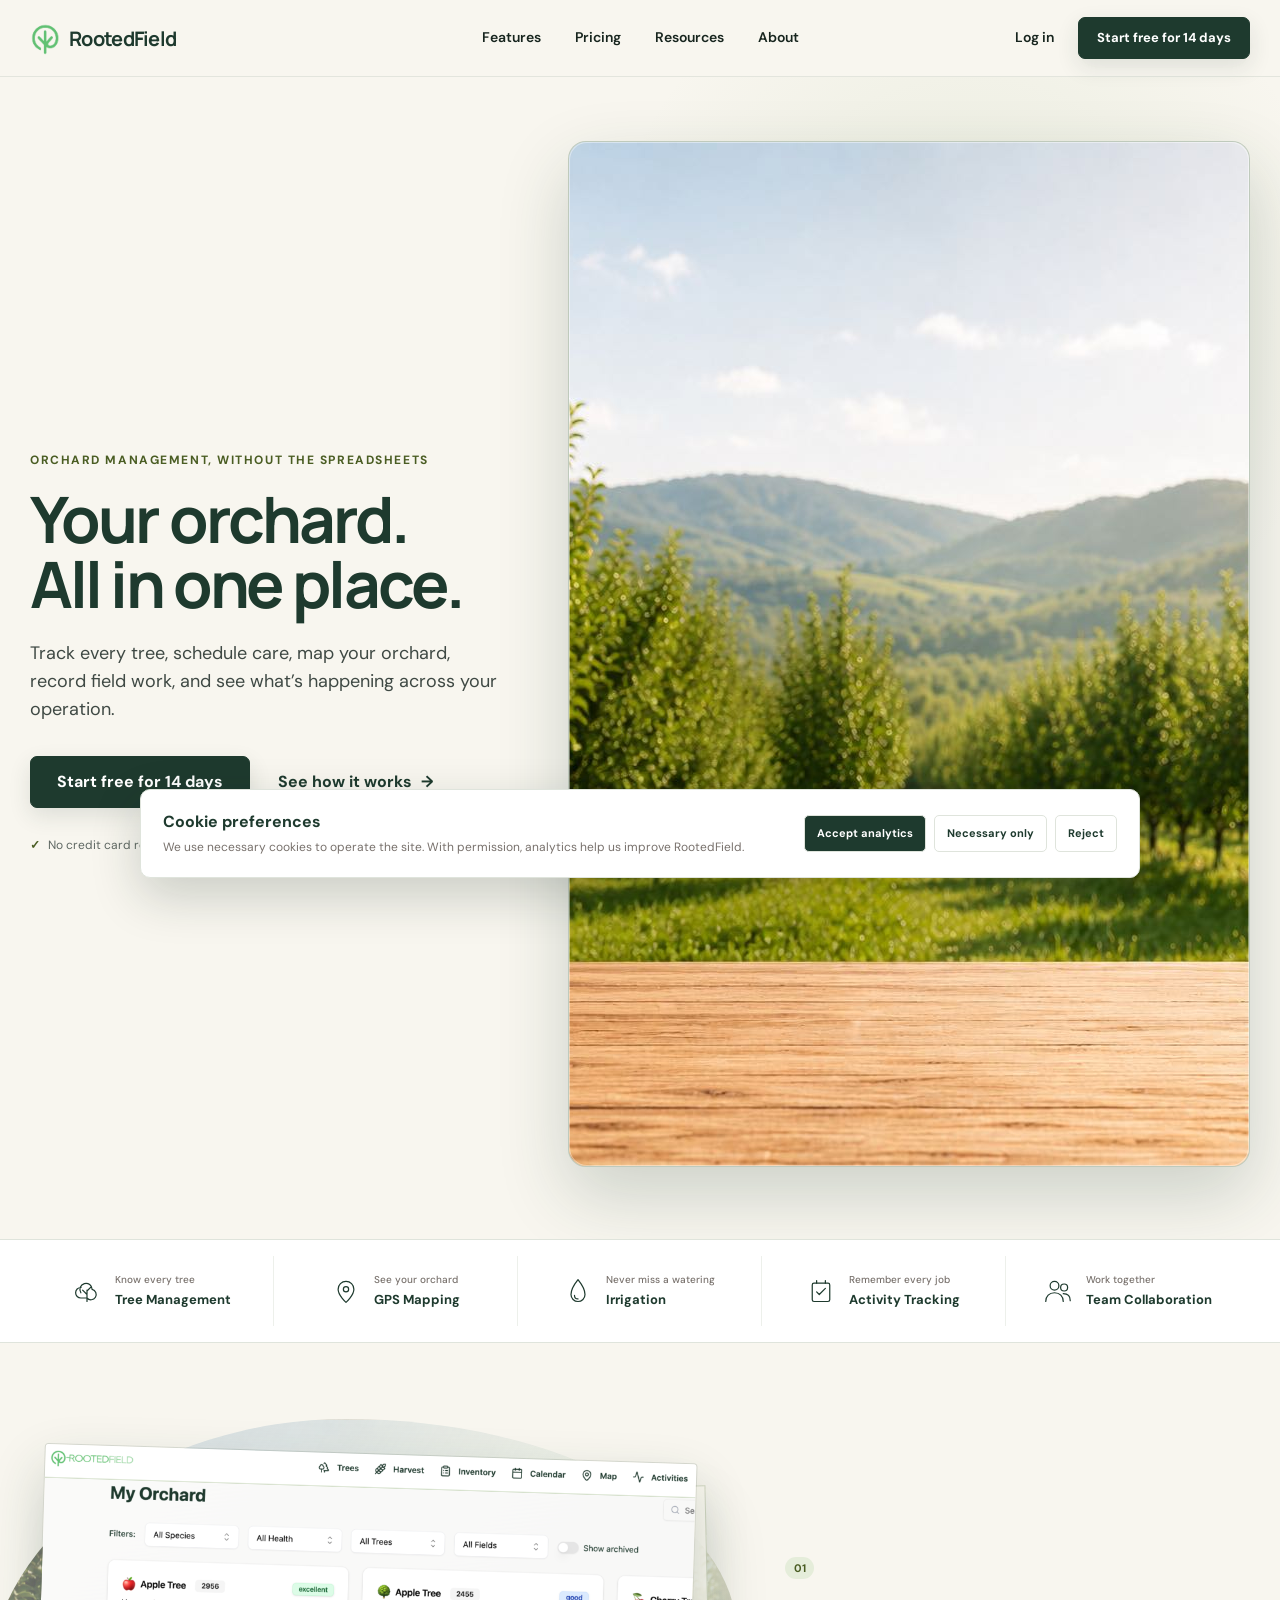
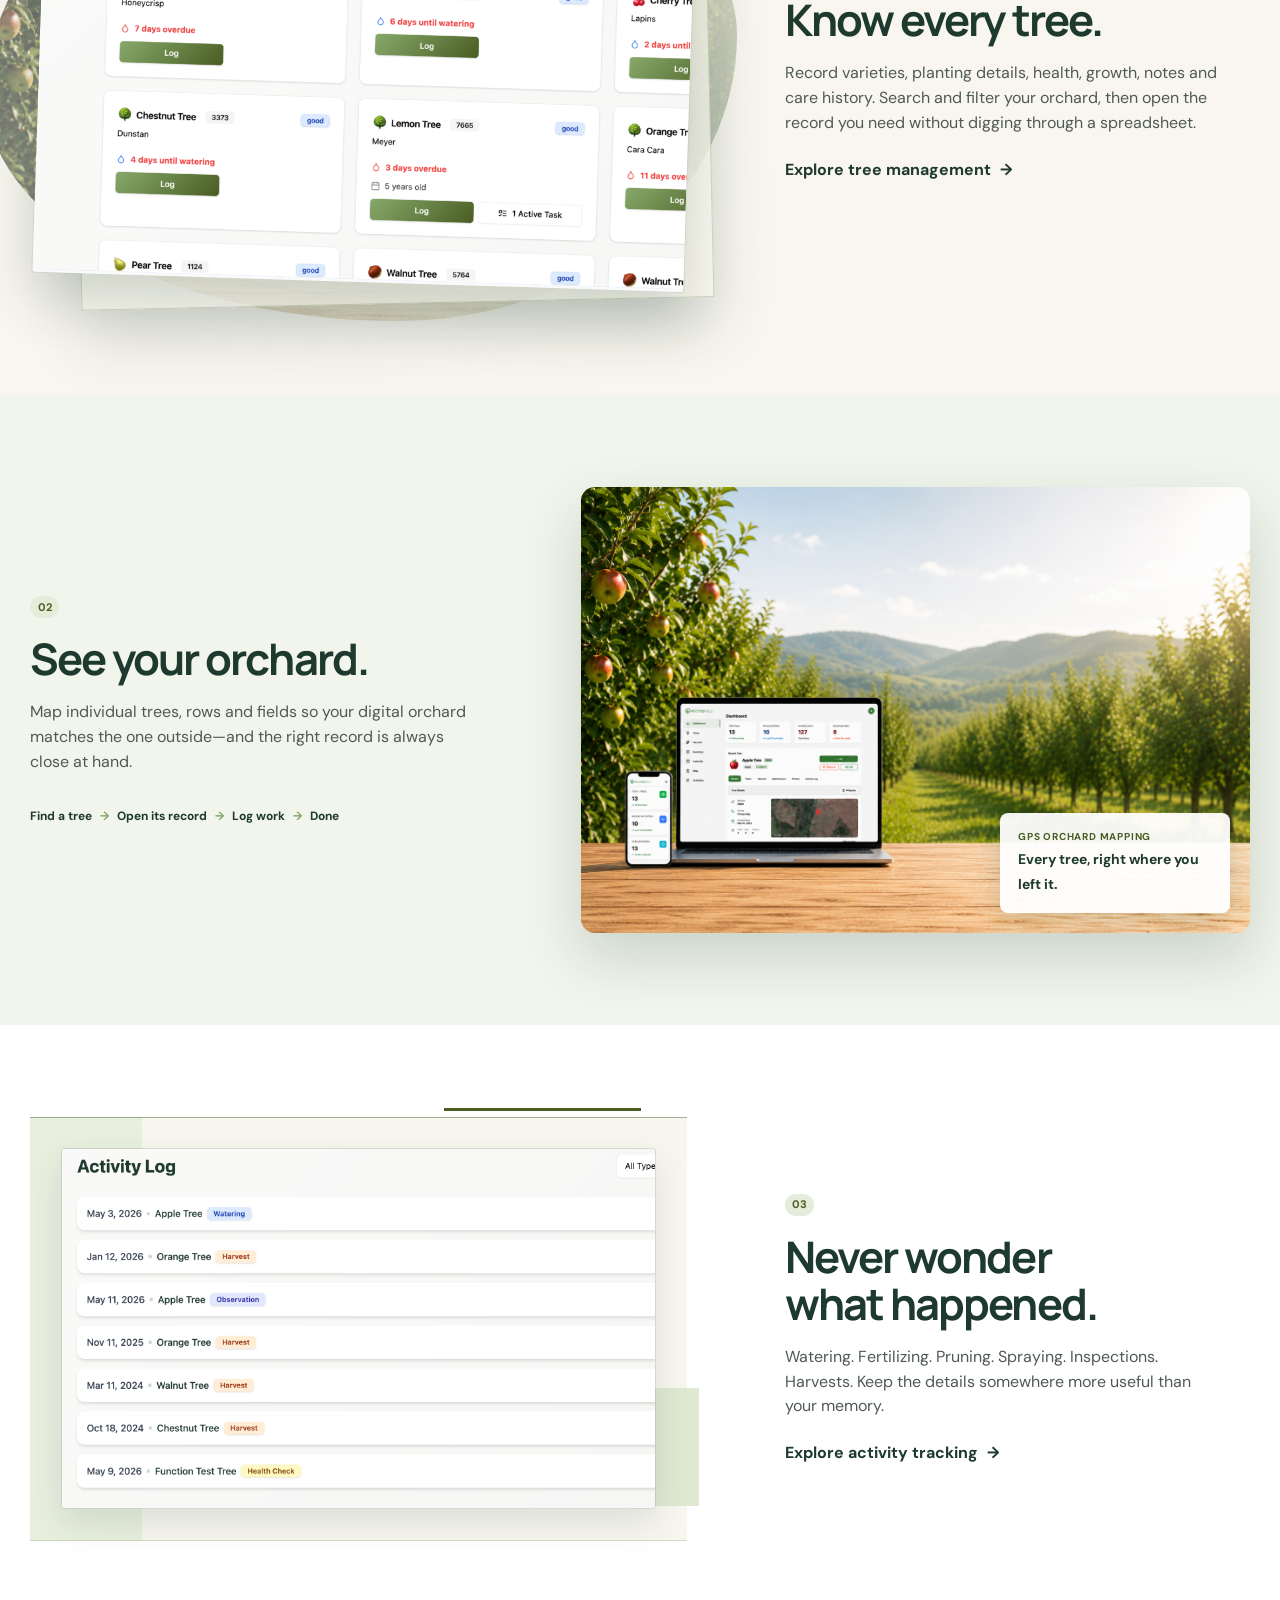
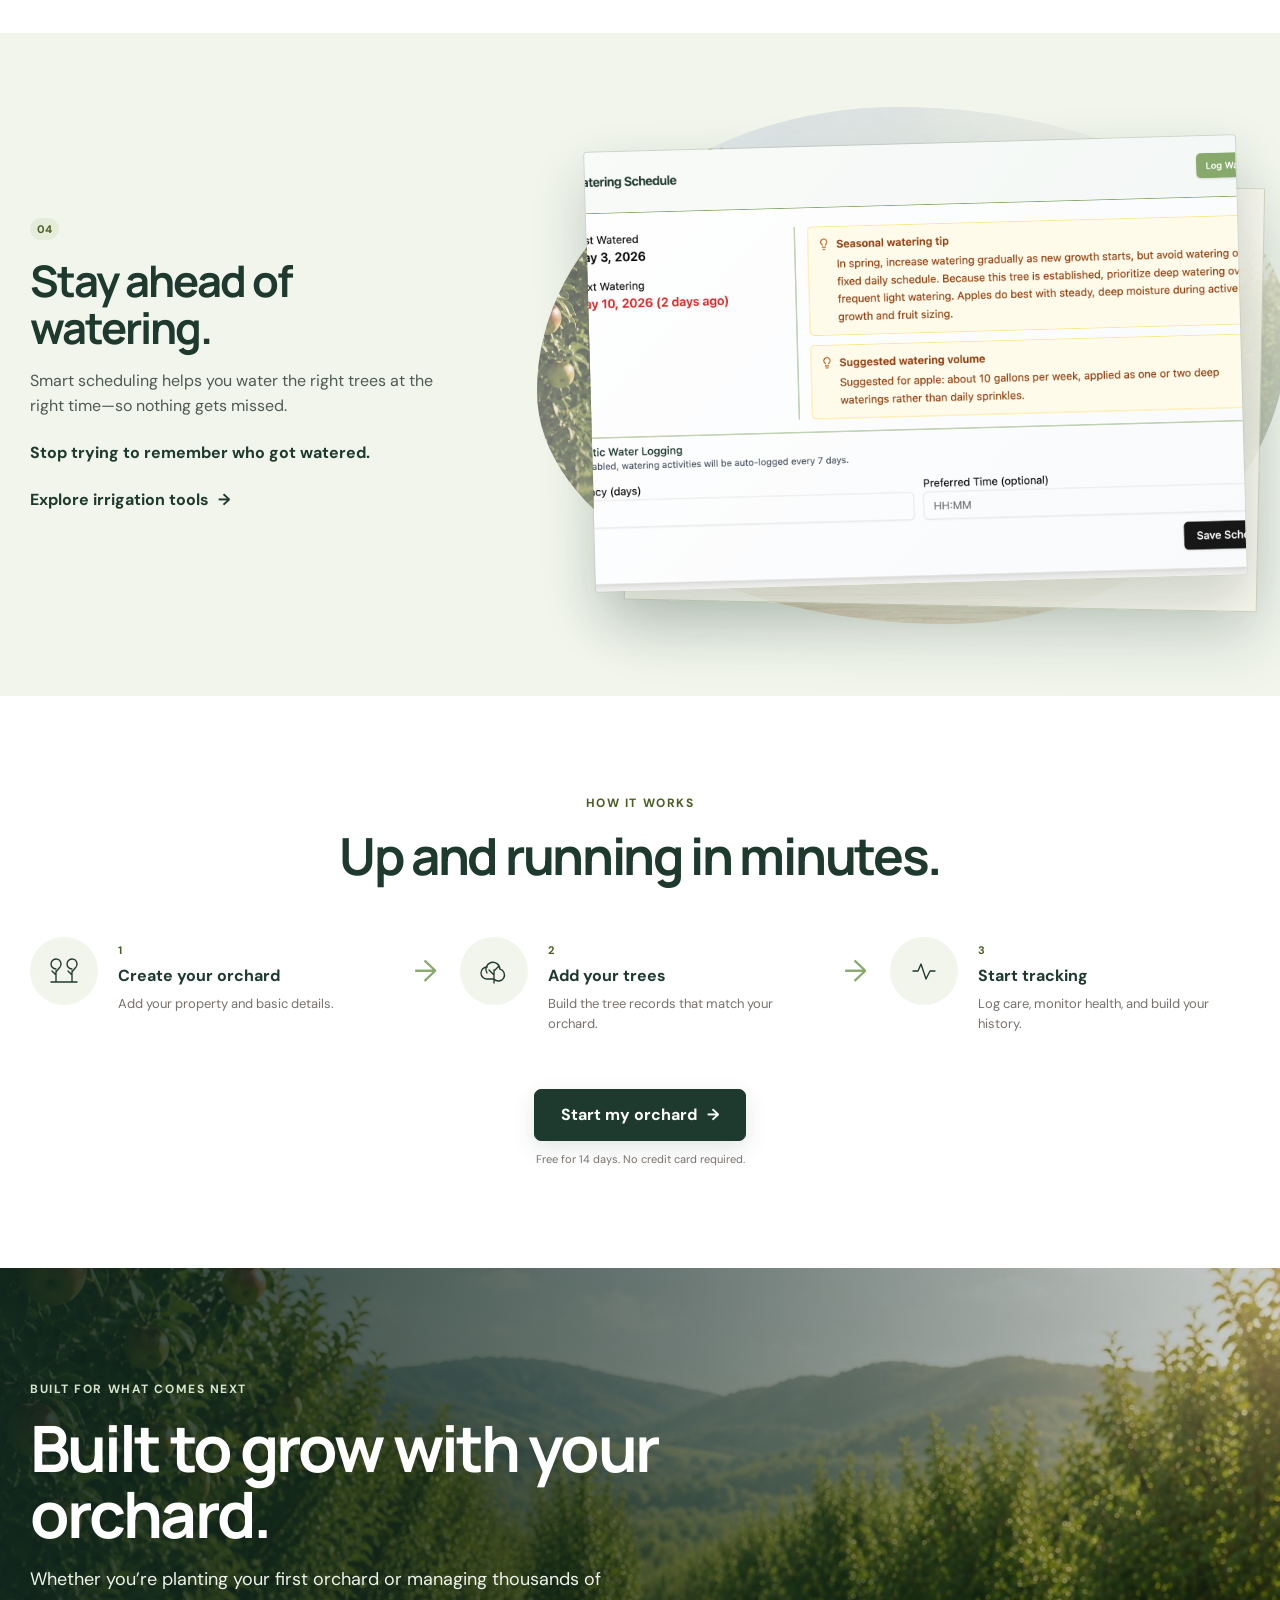
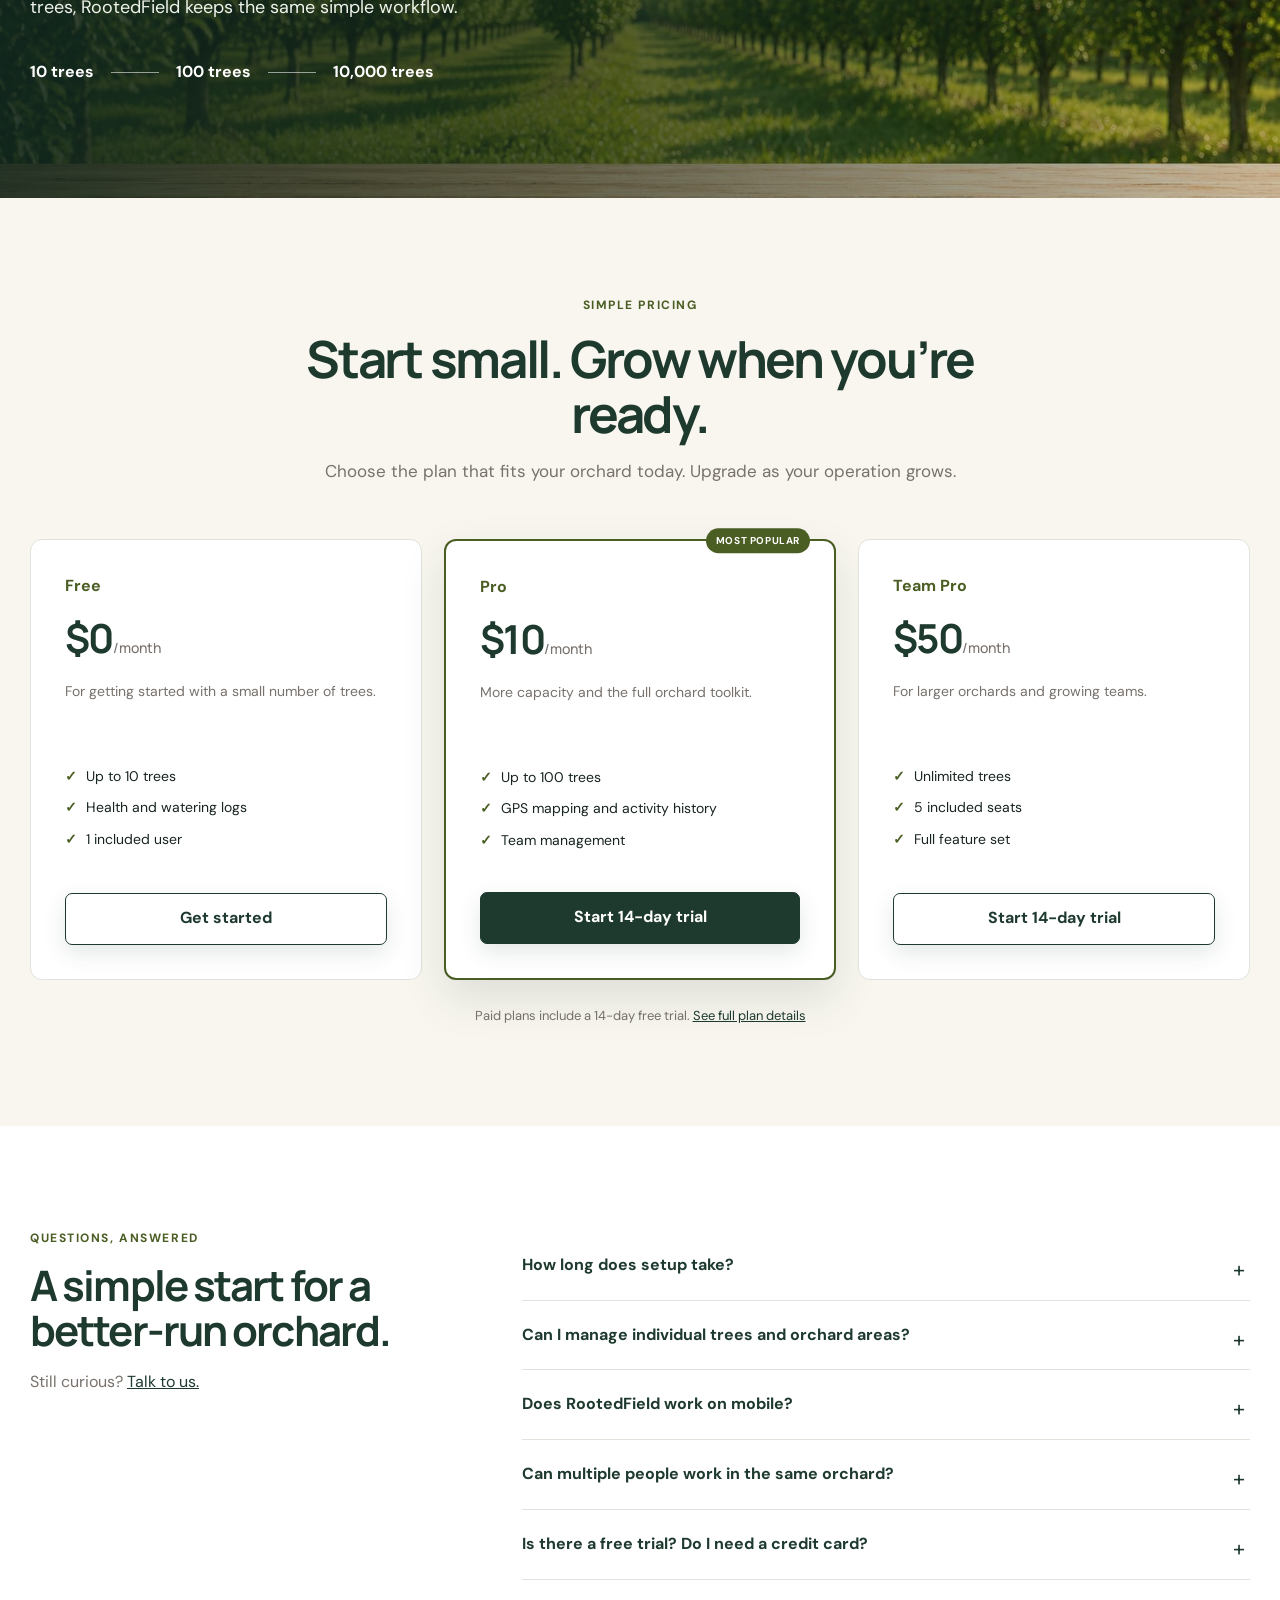
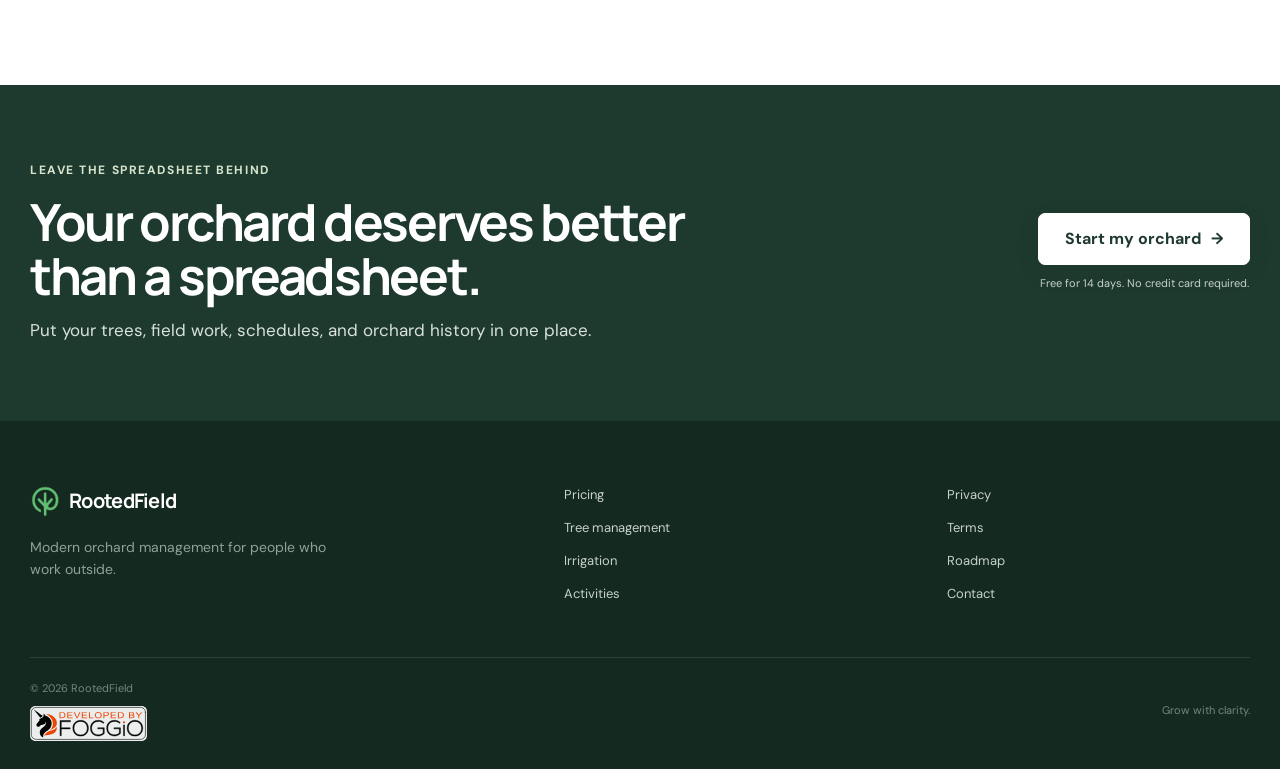
<file: index.html>
<!DOCTYPE html>
<html lang="en">
<head>
  <meta charset="UTF-8">
  <meta name="viewport" content="width=device-width, initial-scale=1.0">
  <title>RootedField | Orchard Management Software for Tree Tracking, Irrigation & Farm Operations</title>
  <meta name="description" content="RootedField is orchard management software for tracking trees, managing irrigation schedules, logging orchard activities, mapping tree locations, and organizing farm operations.">
  <meta name="robots" content="index, follow">
  <meta name="theme-color" content="#1e3a2e">
  <link rel="canonical" href="https://rootedfield.com/">
  <link rel="icon" href="/favicon.ico">
  <link rel="icon" type="image/png" sizes="32x32" href="/favicon-32x32.png">
  <link rel="apple-touch-icon" sizes="180x180" href="/apple-touch-icon.png">
  <meta property="og:title" content="RootedField | Your orchard. All in one place.">
  <meta property="og:description" content="Track every tree, schedule care, map your orchard, and record field work in one simple platform.">
  <meta property="og:type" content="website">
  <meta property="og:url" content="https://rootedfield.com/">
  <meta property="og:image" content="https://rootedfield.com/hero-rootedfield.png">
  <meta name="twitter:card" content="summary_large_image">
  <meta name="twitter:title" content="RootedField | Orchard Management Software">
  <meta name="twitter:description" content="Your trees, field work, schedules, and orchard history in one place.">
  <meta name="twitter:image" content="https://rootedfield.com/hero-rootedfield.png">
  <link rel="preconnect" href="https://fonts.googleapis.com">
  <link rel="preconnect" href="https://fonts.gstatic.com" crossorigin>
  <link href="https://fonts.googleapis.com/css2?family=DM+Sans:wght@400;500;600;700&amp;family=Manrope:wght@500;600;700&amp;display=swap" rel="stylesheet">
  <link rel="stylesheet" href="styles.css">
  <link rel="stylesheet" href="product-compositions.css">

  <script type="application/ld+json">
  {"@context":"https://schema.org","@type":"SoftwareApplication","name":"RootedField","applicationCategory":"BusinessApplication","operatingSystem":"Web","url":"https://rootedfield.com/","description":"Orchard management software for tracking trees, irrigation schedules, activities, maps, and farm operations.","offers":{"@type":"Offer","price":"0","priceCurrency":"USD","description":"Free plan and 14-day paid-plan trial available."}}
  </script>
  <script type="application/ld+json">
  {"@context":"https://schema.org","@type":"Organization","name":"RootedField","url":"https://rootedfield.com/","logo":"https://rootedfield.com/logo_only.png","contactPoint":{"@type":"ContactPoint","email":"support@rootedfield.com","contactType":"customer support"}}
  </script>
  <script type="application/ld+json">
  {"@context":"https://schema.org","@type":"FAQPage","mainEntity":[{"@type":"Question","name":"How long does setup take?","acceptedAnswer":{"@type":"Answer","text":"You can create an orchard and begin adding trees in minutes."}},{"@type":"Question","name":"Can RootedField track individual trees?","acceptedAnswer":{"@type":"Answer","text":"Yes. Each tree can have its own health, location, activity, note, and growth record."}},{"@type":"Question","name":"Does RootedField work on mobile?","acceptedAnswer":{"@type":"Answer","text":"Yes. RootedField is web-based and designed to work on phones, tablets, and desktop computers."}},{"@type":"Question","name":"Can multiple people work in the same orchard?","acceptedAnswer":{"@type":"Answer","text":"Yes. Pro and Team Pro include team management, with included seats varying by plan."}},{"@type":"Question","name":"Is there a free trial?","acceptedAnswer":{"@type":"Answer","text":"Yes. Paid plans include a 14-day free trial with no credit card required."}}]}
  </script>

  <script>
    const GA_MEASUREMENT_ID = 'G-RL48W4WSTP';
    const CLARITY_PROJECT_ID = 'wq7iy6zgoy';
    const CONSENT_STORAGE_KEY = 'rootedfield_cookie_consent';
    window.dataLayer = window.dataLayer || [];
    function gtag(){ window.dataLayer.push(arguments); }
    gtag('consent','default',{analytics_storage:'denied',ad_storage:'denied',ad_user_data:'denied',ad_personalization:'denied'});
    function loadGoogleAnalytics(){if(window.rootedFieldGaLoaded)return;window.rootedFieldGaLoaded=true;const s=document.createElement('script');s.async=true;s.src=`https://www.googletagmanager.com/gtag/js?id=${GA_MEASUREMENT_ID}`;document.head.appendChild(s);gtag('js',new Date());gtag('config',GA_MEASUREMENT_ID,{page_path:location.pathname,page_location:location.href,page_title:document.title});}
    loadGoogleAnalytics();
    function loadMicrosoftClarity(){if(window.rootedFieldClarityLoaded)return;window.rootedFieldClarityLoaded=true;(function(c,l,a,r,i,t,y){c[a]=c[a]||function(){(c[a].q=c[a].q||[]).push(arguments)};t=l.createElement(r);t.async=1;t.src='https://www.clarity.ms/tag/'+i;y=l.getElementsByTagName(r)[0];y.parentNode.insertBefore(t,y)})(window,document,'clarity','script',CLARITY_PROJECT_ID);}
    function hideCookieBanner(){const b=document.getElementById('cookie-consent-banner');if(b)b.hidden=true;}
    function acceptAnalytics(){localStorage.setItem(CONSENT_STORAGE_KEY,'analytics');gtag('consent','update',{analytics_storage:'granted',ad_storage:'denied',ad_user_data:'denied',ad_personalization:'denied'});loadGoogleAnalytics();loadMicrosoftClarity();hideCookieBanner();}
    function acceptNecessaryOnly(){localStorage.setItem(CONSENT_STORAGE_KEY,'necessary');hideCookieBanner();}
    function rejectCookies(){localStorage.setItem(CONSENT_STORAGE_KEY,'rejected');hideCookieBanner();}
    function hasAnalyticsConsent(){return localStorage.getItem(CONSENT_STORAGE_KEY)==='analytics';}
    function trackEvent(name,params={}){if(hasAnalyticsConsent()){gtag('event',name,params);if(typeof clarity==='function')clarity('event',name);}}
    document.addEventListener('DOMContentLoaded',()=>{const c=localStorage.getItem(CONSENT_STORAGE_KEY);if(c==='analytics'){gtag('consent','update',{analytics_storage:'granted'});loadGoogleAnalytics();loadMicrosoftClarity();}else if(!c){document.getElementById('cookie-consent-banner').hidden=false;}});
  </script>
</head>
<body>
  <a class="skip-link" href="#main">Skip to content</a>
  <header class="site-header">
    <div class="shell header-inner">
      <a class="brand" href="index.html" aria-label="RootedField home">
        <img src="logo_only.png" alt=""><span>RootedField</span>
      </a>
      <button class="menu-toggle" type="button" aria-expanded="false" aria-controls="site-nav"><span></span><span></span><span></span><span class="sr-only">Menu</span></button>
      <nav id="site-nav" class="site-nav" aria-label="Primary navigation">
        <a href="#features">Features</a><a href="pricing.html">Pricing</a><a href="https://rootedfield.featurebase.app/changelog" target="_blank" rel="noopener noreferrer">Resources</a><a href="#about">About</a>
      </nav>
      <div class="header-actions"><a class="login-link" href="https://app.rootedfield.com">Log in</a><a class="button button-small" href="https://app.rootedfield.com/signup?trial=true" data-cta="header">Start free for 14 days</a></div>
    </div>
  </header>

  <main id="main">
    <section class="hero">
      <div class="shell hero-grid">
        <div class="hero-copy">
          <p class="eyebrow">Orchard management, without the spreadsheets</p>
          <h1>Your orchard.<br>All in one place.</h1>
          <p class="lede">Track every tree, schedule care, map your orchard, record field work, and see what’s happening across your operation.</p>
          <div class="button-row"><a class="button" href="https://app.rootedfield.com/signup?trial=true" data-cta="hero">Start free for 14 days</a><a class="text-link" href="#features">See how it works <span aria-hidden="true">→</span></a></div>
          <ul class="proof-list" aria-label="Trial details"><li>No credit card required</li><li>Free plan available</li><li>Works on any device</li></ul>
        </div>
        <div class="hero-visual">
          <div class="hero-image-wrap"><img src="hero-orchard.jpg" alt="Rows of apple trees in a sunlit orchard beneath green mountains" width="1536" height="1024"></div>
        </div>
      </div>
    </section>

    <section class="capabilities" aria-label="Product capabilities">
      <div class="shell capability-row">
        <a href="#tree-management"><svg aria-hidden="true"><use href="#icon-tree"/></svg><span><small>Know every tree</small>Tree Management</span></a>
        <a href="#mapping"><svg aria-hidden="true"><use href="#icon-pin"/></svg><span><small>See your orchard</small>GPS Mapping</span></a>
        <a href="#irrigation"><svg aria-hidden="true"><use href="#icon-drop"/></svg><span><small>Never miss a watering</small>Irrigation</span></a>
        <a href="#activity"><svg aria-hidden="true"><use href="#icon-check"/></svg><span><small>Remember every job</small>Activity Tracking</span></a>
        <a href="#pricing"><svg aria-hidden="true"><use href="#icon-team"/></svg><span><small>Work together</small>Team Collaboration</span></a>
      </div>
    </section>

    <section id="features" class="product-story">
      <article id="tree-management" class="feature feature-warm">
        <div class="shell feature-grid visual-first">
          <div class="screenshot-frame screenshot-trees composition-editorial tilt-right"><img src="tree-management.png" alt="RootedField tree management screen with orchard filters, tree records, health status, and watering dates" loading="lazy" width="2710" height="1312"></div>
          <div class="feature-copy"><span class="section-number">01</span><h2>Know every tree.</h2><p>Record varieties, planting details, health, growth, notes and care history. Search and filter your orchard, then open the record you need without digging through a spreadsheet.</p><a class="text-link" href="tree-management.html">Explore tree management <span aria-hidden="true">→</span></a></div>
        </div>
      </article>
      <article id="mapping" class="feature feature-pale">
        <div class="shell feature-grid">
          <div class="feature-copy"><span class="section-number">02</span><h2>See your orchard.</h2><p>Map individual trees, rows and fields so your digital orchard matches the one outside—and the right record is always close at hand.</p><ol class="mini-flow"><li>Find a tree</li><li>Open its record</li><li>Log work</li><li>Done</li></ol></div>
          <div class="map-visual"><img src="hero-rootedfield.png" alt="RootedField orchard dashboard with a mapped tree location" loading="lazy" width="1536" height="1024"><div class="map-caption"><span>GPS orchard mapping</span><strong>Every tree, right where you left it.</strong></div></div>
        </div>
      </article>
      <article id="activity" class="feature">
        <div class="shell feature-grid visual-first">
          <div class="screenshot-frame screenshot-activity composition-modular"><img src="farm-field-activity-tracking.png" alt="RootedField activity log showing watering, harvest, observation, and health-check records" loading="lazy" width="2398" height="1084"></div>
          <div class="feature-copy"><span class="section-number">03</span><h2>Never wonder<br>what happened.</h2><p>Watering. Fertilizing. Pruning. Spraying. Inspections. Harvests. Keep the details somewhere more useful than your memory.</p><a class="text-link" href="farm-field-activity-tracking.html">Explore activity tracking <span aria-hidden="true">→</span></a></div>
        </div>
      </article>
      <article id="irrigation" class="feature feature-pale">
        <div class="shell feature-grid">
          <div class="feature-copy"><span class="section-number">04</span><h2>Stay ahead of watering.</h2><p>Smart scheduling helps you water the right trees at the right time—so nothing gets missed.</p><p class="quiet-emphasis">Stop trying to remember who got watered.</p><a class="text-link" href="orchard-irrigation-management.html">Explore irrigation tools <span aria-hidden="true">→</span></a></div>
          <div class="screenshot-frame screenshot-water composition-editorial tilt-left"><img src="orchard-irrigation-management.png" alt="RootedField watering schedule with last-watered date, overdue status, seasonal guidance, and automatic scheduling" loading="lazy" width="2028" height="1132"></div>
        </div>
      </article>
    </section>

    <section class="how-it-works">
      <div class="shell"><div class="section-heading"><p class="eyebrow">How it works</p><h2>Up and running in minutes.</h2></div>
        <ol class="steps"><li><span class="step-icon"><svg aria-hidden="true"><use href="#icon-orchard"/></svg></span><div><span class="step-number">1</span><h3>Create your orchard</h3><p>Add your property and basic details.</p></div></li><li><span class="step-icon"><svg aria-hidden="true"><use href="#icon-tree"/></svg></span><div><span class="step-number">2</span><h3>Add your trees</h3><p>Build the tree records that match your orchard.</p></div></li><li><span class="step-icon"><svg aria-hidden="true"><use href="#icon-activity"/></svg></span><div><span class="step-number">3</span><h3>Start tracking</h3><p>Log care, monitor health, and build your history.</p></div></li></ol>
        <div class="center-cta"><a class="button" href="https://app.rootedfield.com/signup?trial=true" data-cta="how_it_works">Start my orchard <span aria-hidden="true">→</span></a><small>Free for 14 days. No credit card required.</small></div>
      </div>
    </section>

    <section id="about" class="scale-section"><div class="scale-overlay"></div><div class="shell scale-content"><p class="eyebrow light">Built for what comes next</p><h2>Built to grow with your orchard.</h2><p>Whether you’re planting your first orchard or managing thousands of trees, RootedField keeps the same simple workflow.</p><div class="scale-count"><span>10 trees</span><i></i><span>100 trees</span><i></i><span>10,000 trees</span></div></div></section>

    <section id="pricing" class="pricing-section"><div class="shell"><div class="section-heading"><p class="eyebrow">Simple pricing</p><h2>Start small. Grow when you’re ready.</h2><p>Choose the plan that fits your orchard today. Upgrade as your operation grows.</p></div>
      <div class="pricing-grid">
        <article class="price-card"><p class="plan-name">Free</p><h3>$0<small>/month</small></h3><p>For getting started with a small number of trees.</p><ul><li>Up to 10 trees</li><li>Health and watering logs</li><li>1 included user</li></ul><a class="button button-outline" href="https://app.rootedfield.com" data-cta="pricing_free">Get started</a></article>
        <article class="price-card featured"><span class="popular">Most popular</span><p class="plan-name">Pro</p><h3>$10<small>/month</small></h3><p>More capacity and the full orchard toolkit.</p><ul><li>Up to 100 trees</li><li>GPS mapping and activity history</li><li>Team management</li></ul><a class="button" href="https://app.rootedfield.com/Pricing" data-cta="pricing_pro">Start 14-day trial</a></article>
        <article class="price-card"><p class="plan-name">Team Pro</p><h3>$50<small>/month</small></h3><p>For larger orchards and growing teams.</p><ul><li>Unlimited trees</li><li>5 included seats</li><li>Full feature set</li></ul><a class="button button-outline" href="https://app.rootedfield.com/Pricing" data-cta="pricing_team">Start 14-day trial</a></article>
      </div><p class="pricing-note">Paid plans include a 14-day free trial. <a href="pricing.html">See full plan details</a></p></div>
    </section>

    <section class="faq-section"><div class="shell faq-grid"><div><p class="eyebrow">Questions, answered</p><h2>A simple start for a better-run orchard.</h2><p class="faq-intro">Still curious? <a href="mailto:support@rootedfield.com">Talk to us.</a></p></div><div class="faq-list">
      <details><summary>How long does setup take?</summary><p>You can create your orchard and begin adding tree records in minutes. Start with the trees you need most, then build from there.</p></details>
      <details><summary>Can I manage individual trees and orchard areas?</summary><p>Yes. RootedField supports individual tree records, GPS locations, fields, health information, notes, and care history.</p></details>
      <details><summary>Does RootedField work on mobile?</summary><p>Yes. RootedField is web-based and designed to work on phones, tablets, and desktop computers.</p></details>
      <details><summary>Can multiple people work in the same orchard?</summary><p>Yes. Team management is available on paid plans. Pro includes one seat, while Team Pro includes five; additional users are available for either plan.</p></details>
      <details><summary>Is there a free trial? Do I need a credit card?</summary><p>Paid plans include a 14-day free trial, and no credit card is required to get started. A Free plan is also available.</p></details>
    </div></div></section>

    <section class="final-cta"><div class="shell final-cta-inner"><div><p class="eyebrow light">Leave the spreadsheet behind</p><h2>Your orchard deserves better than a spreadsheet.</h2><p>Put your trees, field work, schedules, and orchard history in one place.</p></div><div><a class="button button-light" href="https://app.rootedfield.com/signup?trial=true" data-cta="final">Start my orchard <span aria-hidden="true">→</span></a><small>Free for 14 days. No credit card required.</small></div></div></section>
  </main>

  <footer class="site-footer"><div class="shell footer-grid"><div><a class="brand footer-brand" href="index.html"><img src="logo_only.png" alt=""><span>RootedField</span></a><p>Modern orchard management for people who work outside.</p></div><nav aria-label="Footer navigation"><a href="pricing.html">Pricing</a><a href="tree-management.html">Tree management</a><a href="orchard-irrigation-management.html">Irrigation</a><a href="farm-field-activity-tracking.html">Activities</a></nav><nav aria-label="Legal and support"><a href="privacy.html">Privacy</a><a href="terms.html">Terms</a><a href="https://rootedfield.featurebase.app/roadmap" target="_blank" rel="noopener noreferrer">Roadmap</a><a href="mailto:support@rootedfield.com">Contact</a></nav></div><div class="shell footer-bottom"><span class="footer-credit-line"><span>© <span id="year"></span> RootedField</span><a class="footer-foggio" href="https://fogg.io" target="_blank" rel="noopener noreferrer" aria-label="Developed by FOGGiO — visit fogg.io"><img src="foggio_app_badge.svg" alt="Developed by FOGGiO" width="964" height="293" loading="lazy"></a></span><span>Grow with clarity.</span></div></footer>

  <div id="cookie-consent-banner" class="cookie-banner" hidden><div><strong>Cookie preferences</strong><p>We use necessary cookies to operate the site. With permission, analytics help us improve RootedField.</p></div><div class="cookie-actions"><button onclick="acceptAnalytics()">Accept analytics</button><button onclick="acceptNecessaryOnly()">Necessary only</button><button onclick="rejectCookies()">Reject</button></div></div>

  <svg class="svg-sprite" aria-hidden="true"><defs>
    <symbol id="icon-tree" viewBox="0 0 32 32"><path d="M16 28V15m0 5-5-5m5 1 5-5M9 18a7 7 0 1 1 12.9-3.8A6 6 0 1 1 16 24H9a6 6 0 0 1 0-12h.3"/></symbol>
    <symbol id="icon-pin" viewBox="0 0 32 32"><path d="M25 14c0 7-9 15-9 15S7 21 7 14a9 9 0 1 1 18 0Z"/><circle cx="16" cy="14" r="3"/></symbol>
    <symbol id="icon-drop" viewBox="0 0 32 32"><path d="M16 3S8 13 8 20a8 8 0 0 0 16 0c0-7-8-17-8-17Z"/><path d="M12 21a4 4 0 0 0 4 4"/></symbol>
    <symbol id="icon-check" viewBox="0 0 32 32"><rect x="6" y="7" width="20" height="21" rx="2"/><path d="M11 7V4m10 3V4M11 17l3 3 7-7"/></symbol>
    <symbol id="icon-team" viewBox="0 0 32 32"><circle cx="12" cy="10" r="5"/><circle cx="23" cy="12" r="4"/><path d="M2 28c0-6 4-10 10-10s10 4 10 10m0-9c5 0 8 3 8 8"/></symbol>
    <symbol id="icon-orchard" viewBox="0 0 32 32"><path d="M3 27h26M8 27V16m16 11V16M8 20l-4-4m4 1 4-5m12 8-4-4m4 1 4-5M8 14a5 5 0 1 1 4.6-3M24 14a5 5 0 1 1 4.6-3"/></symbol>
    <symbol id="icon-activity" viewBox="0 0 32 32"><path d="M5 16h5l3-7 5 15 4-8h5"/></symbol>
  </defs></svg>
  <script src="script.js"></script>
</body>
</html>
</file>
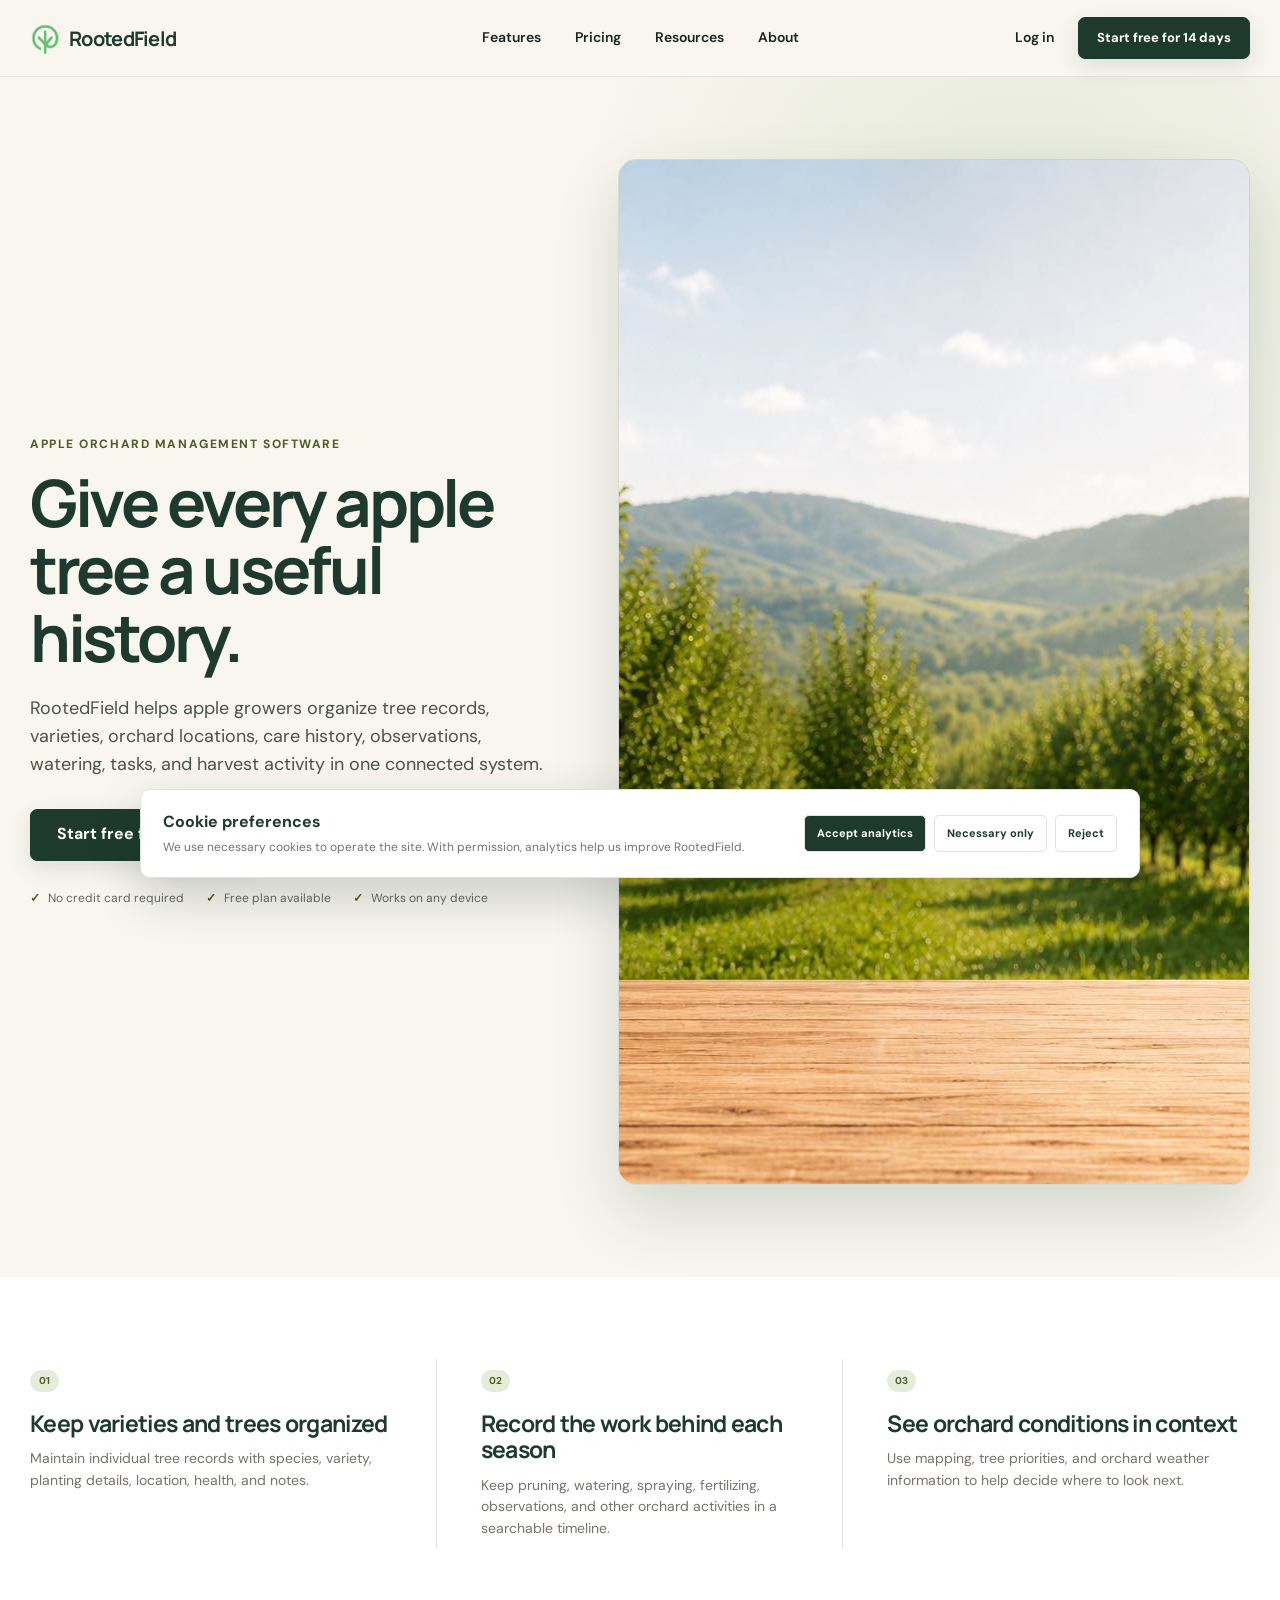
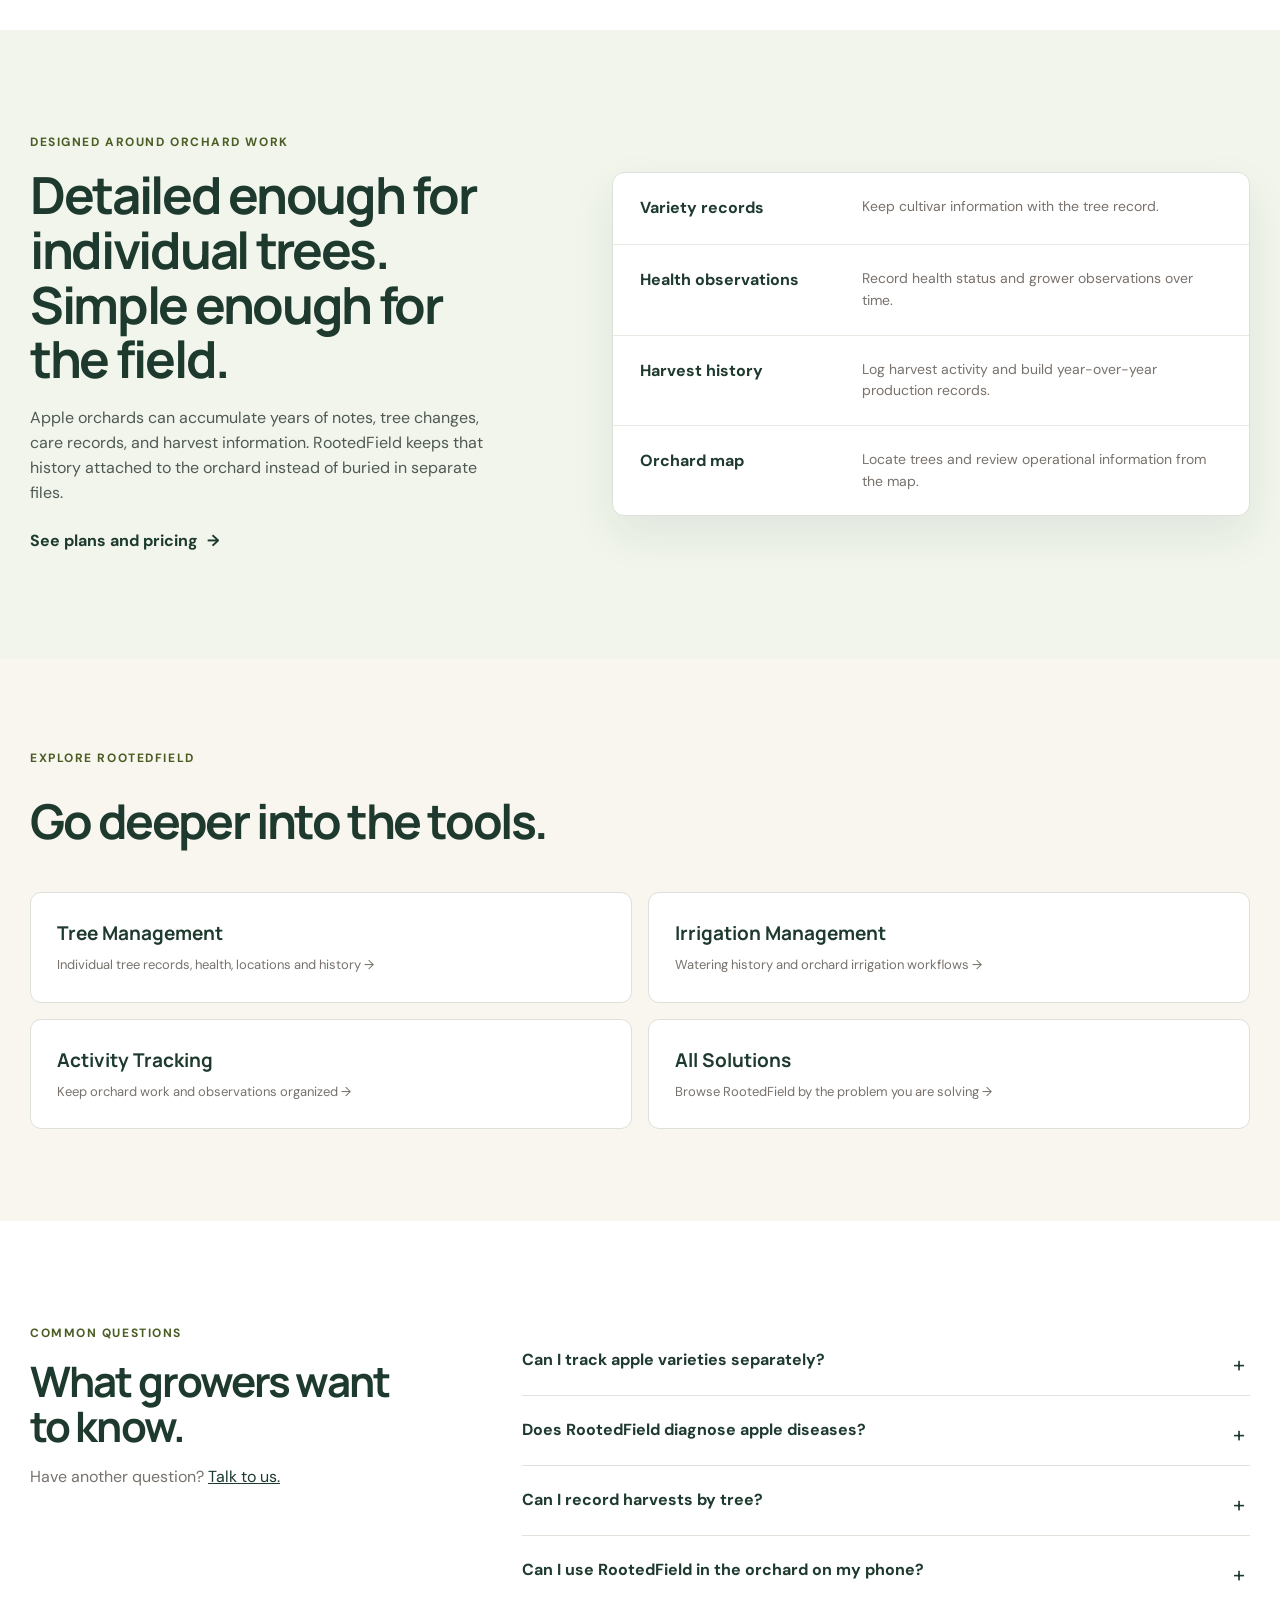
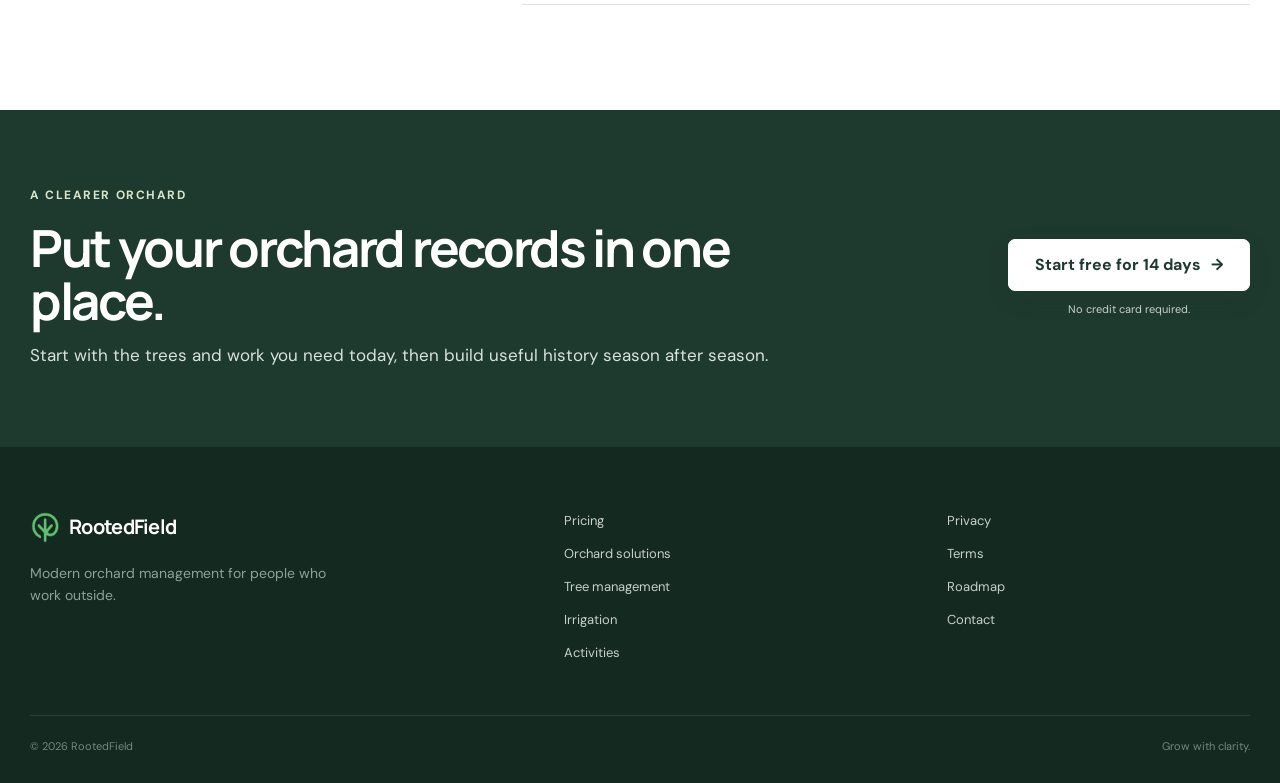
<file: apple-orchard-software.html>
<!DOCTYPE html>
<html lang="en">
<head>
  <meta charset="UTF-8">
  <meta name="viewport" content="width=device-width, initial-scale=1.0">
  <title>Apple Orchard Management Software | RootedField</title>
  <meta name="description" content="Apple orchard software for tracking individual trees, varieties, health, field work, irrigation, harvest activity, maps, and long-term orchard records.">
  <meta name="robots" content="index, follow">
  <meta name="theme-color" content="#1e3a2e">
  <link rel="canonical" href="https://rootedfield.com/apple-orchard-software.html">
  <link rel="icon" href="/favicon.ico"><link rel="apple-touch-icon" href="/apple-touch-icon.png">
  <meta property="og:title" content="Apple Orchard Management Software | RootedField"><meta property="og:description" content="Apple orchard software for tracking individual trees, varieties, health, field work, irrigation, harvest activity, maps, and long-term orchard records."><meta property="og:type" content="website"><meta property="og:url" content="https://rootedfield.com/apple-orchard-software.html"><meta property="og:image" content="https://rootedfield.com/hero-orchard.jpg">
  <meta name="twitter:card" content="summary_large_image"><meta name="twitter:title" content="Apple Orchard Management Software | RootedField"><meta name="twitter:description" content="Apple orchard software for tracking individual trees, varieties, health, field work, irrigation, harvest activity, maps, and long-term orchard records."><meta name="twitter:image" content="https://rootedfield.com/hero-orchard.jpg">
  <link rel="preconnect" href="https://fonts.googleapis.com"><link rel="preconnect" href="https://fonts.gstatic.com" crossorigin><link href="https://fonts.googleapis.com/css2?family=DM+Sans:wght@400;500;600;700&amp;family=Manrope:wght@500;600;700&amp;display=swap" rel="stylesheet">
  <link rel="stylesheet" href="styles.css"><link rel="stylesheet" href="feature-pages.css"><link rel="stylesheet" href="seo-pages.css">
  <script type="application/ld+json">{"@context":"https://schema.org","@type":"SoftwareApplication","name":"RootedField","applicationCategory":"BusinessApplication","operatingSystem":"Web","url":"https://rootedfield.com/apple-orchard-software.html","description":"Apple orchard software for tracking individual trees, varieties, health, field work, irrigation, harvest activity, maps, and long-term orchard records.","offers":{"@type":"Offer","price":"0","priceCurrency":"USD","description":"Free plan and 14-day paid-plan trial available."}}</script>
  <script type="application/ld+json">{"@context":"https://schema.org","@type":"FAQPage","mainEntity":[{"@type":"Question","name":"Can I track apple varieties separately?","acceptedAnswer":{"@type":"Answer","text":"Yes. RootedField tree records support variety information, making it possible to organize and filter trees by the varieties you grow."}},{"@type":"Question","name":"Does RootedField diagnose apple diseases?","acceptedAnswer":{"@type":"Answer","text":"RootedField can provide weather-based disease context for supported models, but it does not diagnose infection or replace scouting and professional agronomic advice."}},{"@type":"Question","name":"Can I record harvests by tree?","acceptedAnswer":{"@type":"Answer","text":"Yes. Harvest activities can be associated with individual tree records, helping build production history over time."}},{"@type":"Question","name":"Can I use RootedField in the orchard on my phone?","acceptedAnswer":{"@type":"Answer","text":"Yes. RootedField is web-based and designed to work across phones, tablets, and desktop computers."}}]}</script>
</head>
<body class="feature-page seo-feature">
  <a class="skip-link" href="#main">Skip to content</a>
  <header class="site-header"><div class="shell header-inner"><a class="brand" href="index.html" aria-label="RootedField home"><img src="logo_only.png" alt=""><span>RootedField</span></a><button class="menu-toggle" type="button" aria-expanded="false" aria-controls="site-nav"><span></span><span></span><span></span><span class="sr-only">Menu</span></button><nav id="site-nav" class="site-nav" aria-label="Primary navigation"><a href="index.html#features">Features</a><a href="pricing.html">Pricing</a><a href="https://rootedfield.featurebase.app/changelog" target="_blank" rel="noopener noreferrer">Resources</a><a href="index.html#about">About</a></nav><div class="header-actions"><a class="login-link" href="https://app.rootedfield.com">Log in</a><a class="button button-small" href="https://app.rootedfield.com/signup?trial=true" data-cta="seo_header">Start free for 14 days</a></div></div></header>
  <main id="main">
    <section class="seo-hero"><div class="shell seo-hero-grid"><div><p class="eyebrow">Apple orchard management software</p><h1>Give every apple tree a useful history.</h1><p class="seo-lede">RootedField helps apple growers organize tree records, varieties, orchard locations, care history, observations, watering, tasks, and harvest activity in one connected system.</p><div class="button-row"><a class="button" href="https://app.rootedfield.com/signup?trial=true" data-cta="seo_hero">Start free for 14 days</a><a class="text-link" href="solutions.html">Explore orchard solutions <span aria-hidden="true">→</span></a></div><ul class="proof-list"><li>No credit card required</li><li>Free plan available</li><li>Works on any device</li></ul></div><div class="seo-hero-visual"><img src="hero-orchard.jpg" alt="Rows of trees in a managed orchard" width="1536" height="1024"></div></div></section>
    <section class="feature-proof seo-proof"><div class="shell feature-proof-grid"><article><span>01</span><h2>Keep varieties and trees organized</h2><p>Maintain individual tree records with species, variety, planting details, location, health, and notes.</p></article><article><span>02</span><h2>Record the work behind each season</h2><p>Keep pruning, watering, spraying, fertilizing, observations, and other orchard activities in a searchable timeline.</p></article><article><span>03</span><h2>See orchard conditions in context</h2><p>Use mapping, tree priorities, and orchard weather information to help decide where to look next.</p></article></div></section>
    <section class="feature-deep-dive"><div class="shell deep-dive-grid"><div><p class="eyebrow">Designed around orchard work</p><h2>Detailed enough for individual trees. Simple enough for the field.</h2><p>Apple orchards can accumulate years of notes, tree changes, care records, and harvest information. RootedField keeps that history attached to the orchard instead of buried in separate files.</p><a class="text-link" href="pricing.html">See plans and pricing <span aria-hidden="true">→</span></a></div><dl class="detail-list"><div><dt>Variety records</dt><dd>Keep cultivar information with the tree record.</dd></div><div><dt>Health observations</dt><dd>Record health status and grower observations over time.</dd></div><div><dt>Harvest history</dt><dd>Log harvest activity and build year-over-year production records.</dd></div><div><dt>Orchard map</dt><dd>Locate trees and review operational information from the map.</dd></div></dl></div></section>
    <section class="seo-related"><div class="shell"><p class="eyebrow">Explore RootedField</p><h2>Go deeper into the tools.</h2><div class="seo-link-grid"><a href="tree-management.html"><strong>Tree Management</strong><span>Individual tree records, health, locations and history →</span></a><a href="orchard-irrigation-management.html"><strong>Irrigation Management</strong><span>Watering history and orchard irrigation workflows →</span></a><a href="farm-field-activity-tracking.html"><strong>Activity Tracking</strong><span>Keep orchard work and observations organized →</span></a><a href="solutions.html"><strong>All Solutions</strong><span>Browse RootedField by the problem you are solving →</span></a></div></div></section>
    <section class="faq-section seo-faq"><div class="shell faq-grid"><div><p class="eyebrow">Common questions</p><h2>What growers want to know.</h2><p class="faq-intro">Have another question? <a href="mailto:support@rootedfield.com">Talk to us.</a></p></div><div class="faq-list"><details><summary>Can I track apple varieties separately?</summary><p>Yes. RootedField tree records support variety information, making it possible to organize and filter trees by the varieties you grow.</p></details><details><summary>Does RootedField diagnose apple diseases?</summary><p>RootedField can provide weather-based disease context for supported models, but it does not diagnose infection or replace scouting and professional agronomic advice.</p></details><details><summary>Can I record harvests by tree?</summary><p>Yes. Harvest activities can be associated with individual tree records, helping build production history over time.</p></details><details><summary>Can I use RootedField in the orchard on my phone?</summary><p>Yes. RootedField is web-based and designed to work across phones, tablets, and desktop computers.</p></details></div></div></section>
    <section class="final-cta"><div class="shell final-cta-inner"><div><p class="eyebrow light">A clearer orchard</p><h2>Put your orchard records in one place.</h2><p>Start with the trees and work you need today, then build useful history season after season.</p></div><div><a class="button button-light" href="https://app.rootedfield.com/signup?trial=true" data-cta="seo_final">Start free for 14 days <span aria-hidden="true">→</span></a><small>No credit card required.</small></div></div></section>
  </main>
  <footer class="site-footer"><div class="shell footer-grid"><div><a class="brand footer-brand" href="index.html"><img src="logo_only.png" alt=""><span>RootedField</span></a><p>Modern orchard management for people who work outside.</p></div><nav aria-label="Footer navigation"><a href="pricing.html">Pricing</a><a href="solutions.html">Orchard solutions</a><a href="tree-management.html">Tree management</a><a href="orchard-irrigation-management.html">Irrigation</a><a href="farm-field-activity-tracking.html">Activities</a></nav><nav aria-label="Legal and support"><a href="privacy.html">Privacy</a><a href="terms.html">Terms</a><a href="https://rootedfield.featurebase.app/roadmap" target="_blank" rel="noopener noreferrer">Roadmap</a><a href="mailto:support@rootedfield.com">Contact</a></nav></div><div class="shell footer-bottom"><span>© <span id="year"></span> RootedField</span><span>Grow with clarity.</span></div></footer>
  <div id="cookie-consent-banner" class="cookie-banner" hidden><div><strong>Cookie preferences</strong><p>We use necessary cookies to operate the site. With permission, analytics help us improve RootedField.</p></div><div class="cookie-actions"><button onclick="acceptAnalytics()">Accept analytics</button><button onclick="acceptNecessaryOnly()">Necessary only</button><button onclick="rejectCookies()">Reject</button></div></div>
  <script src="consent.js"></script><script src="script.js"></script>
</body>
</html>
</file>
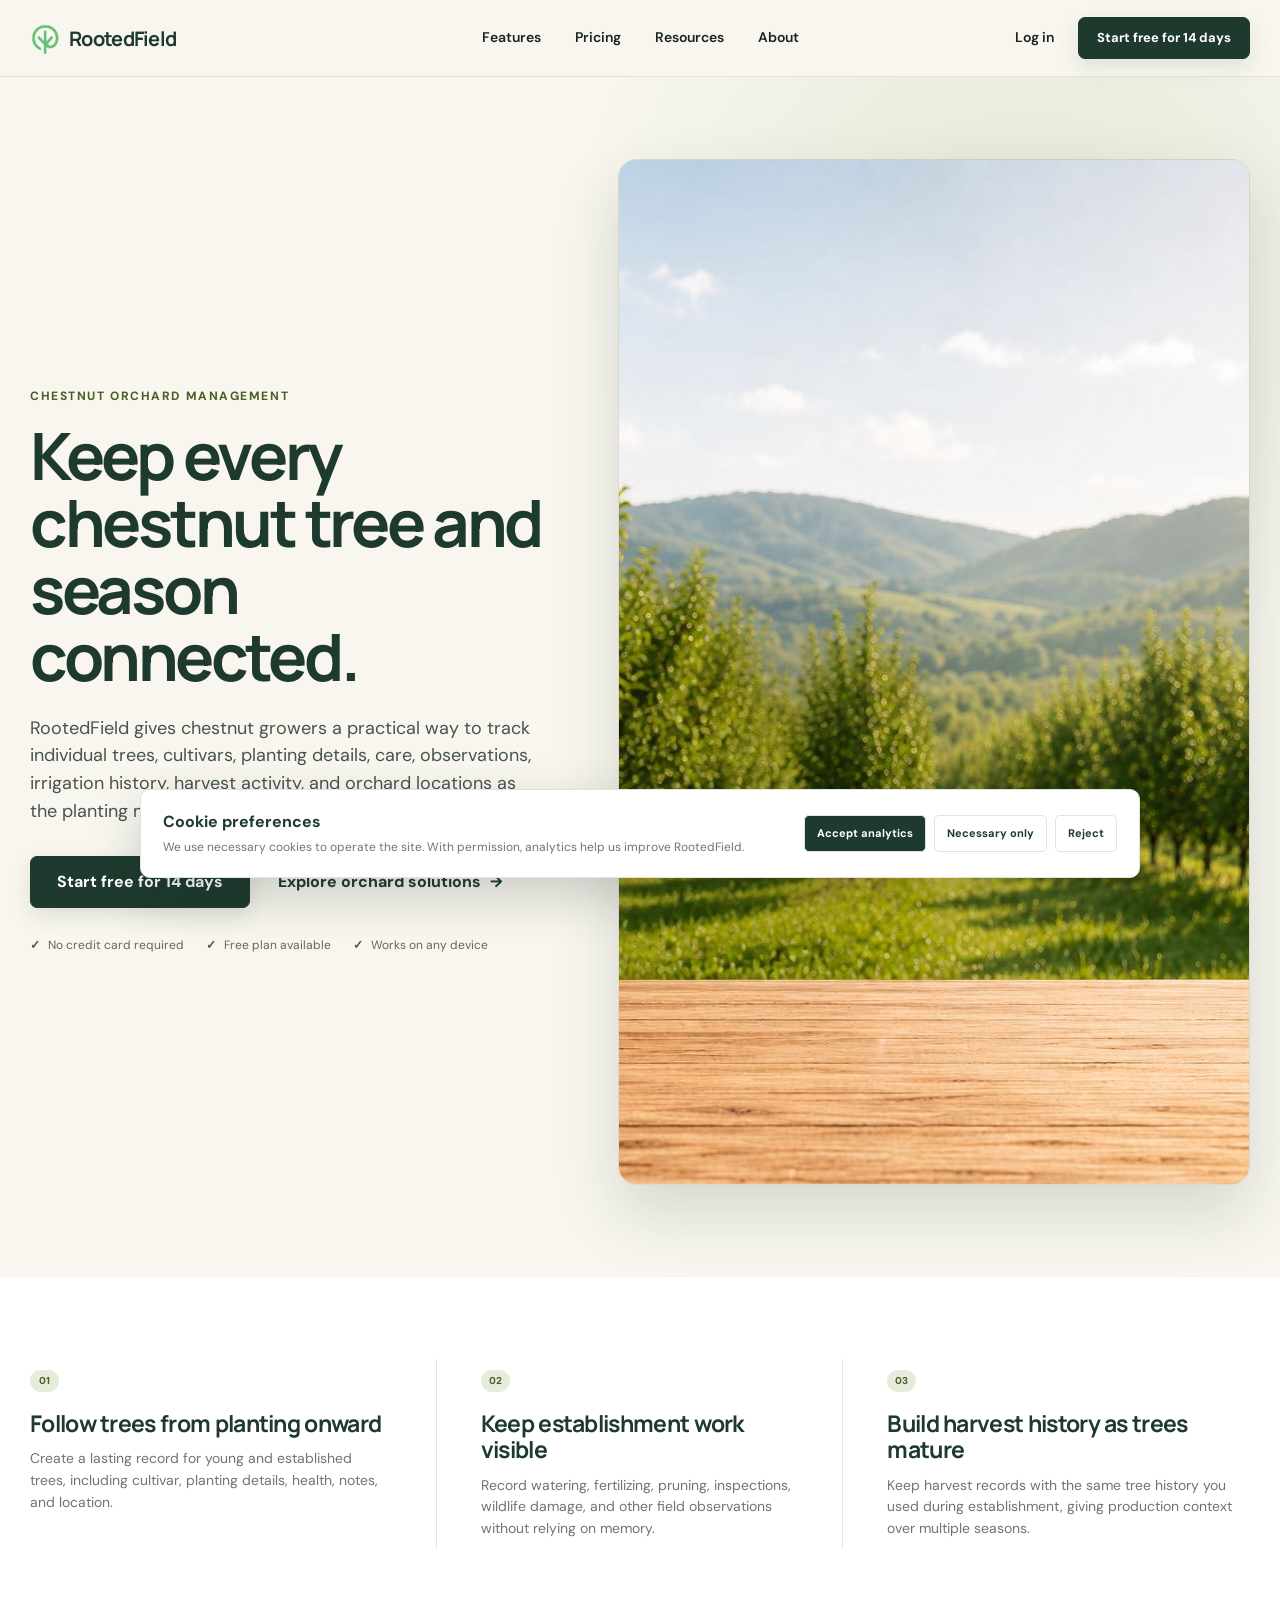
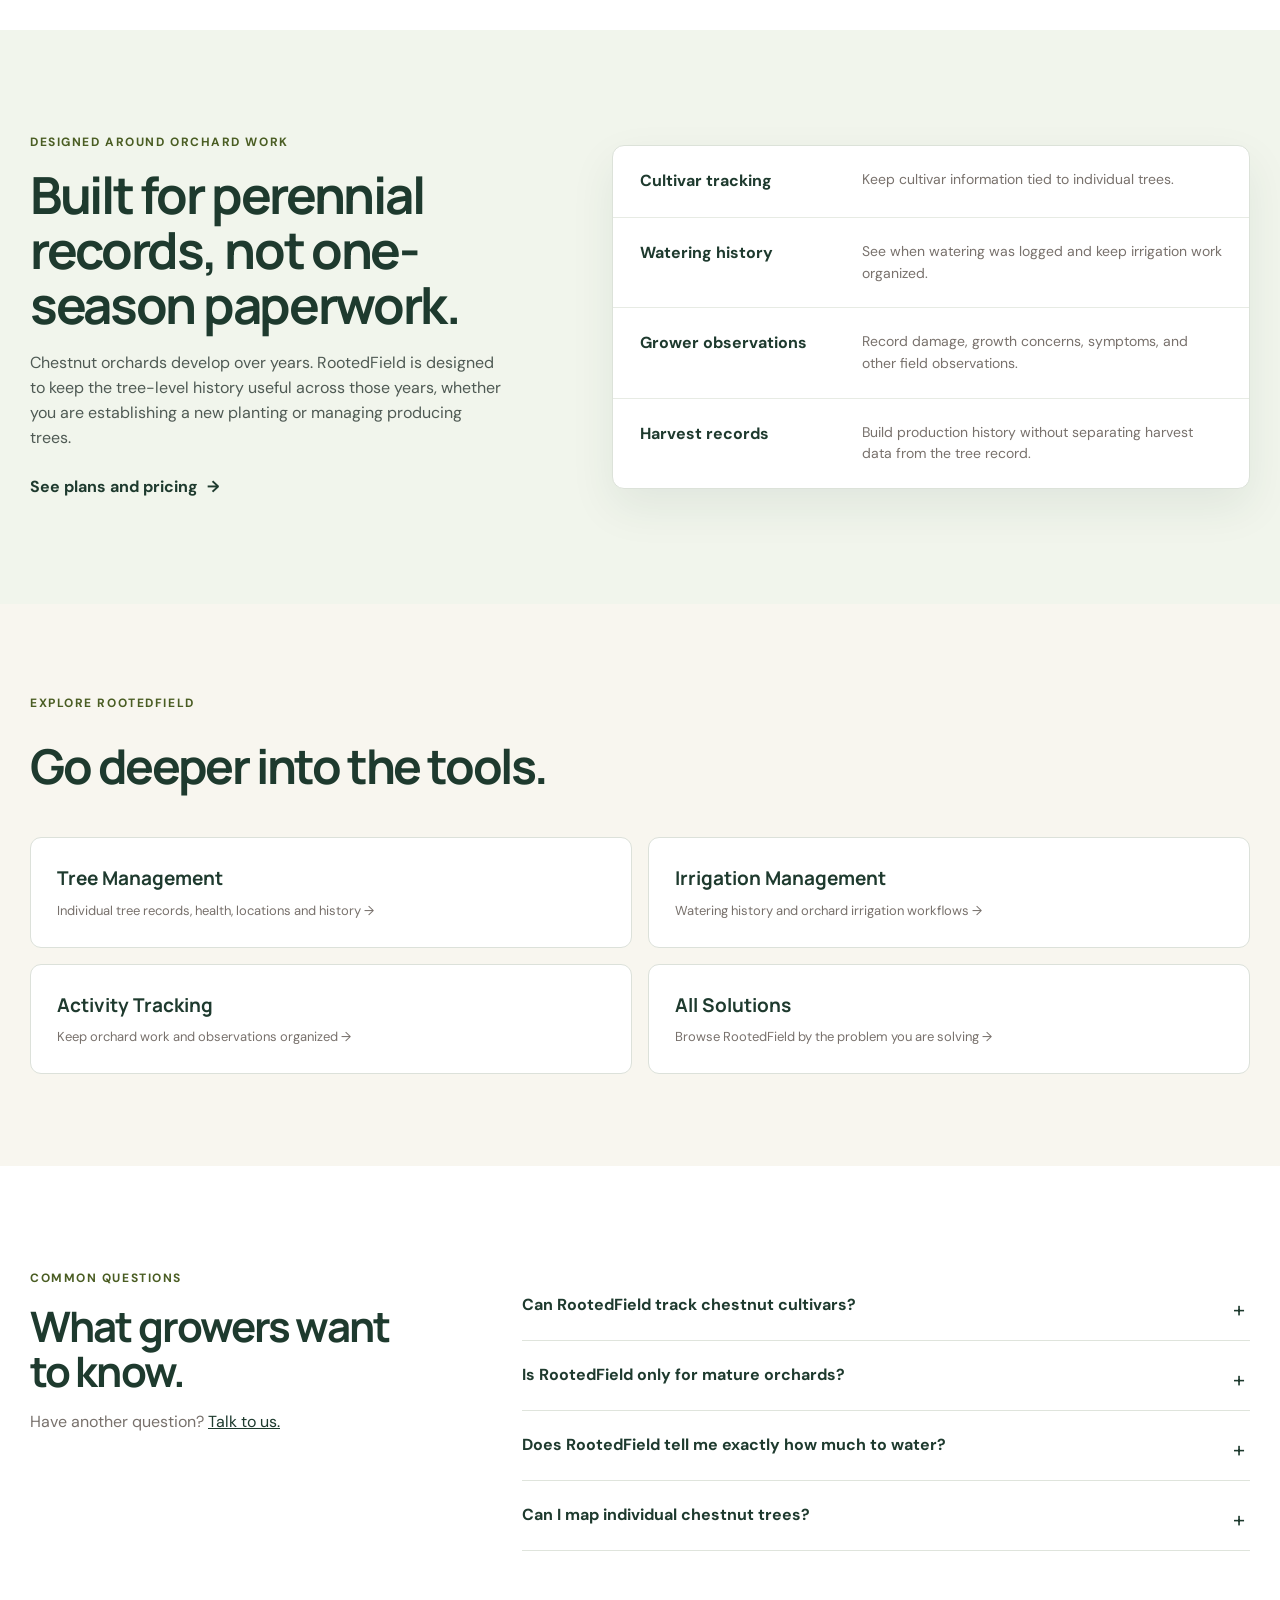
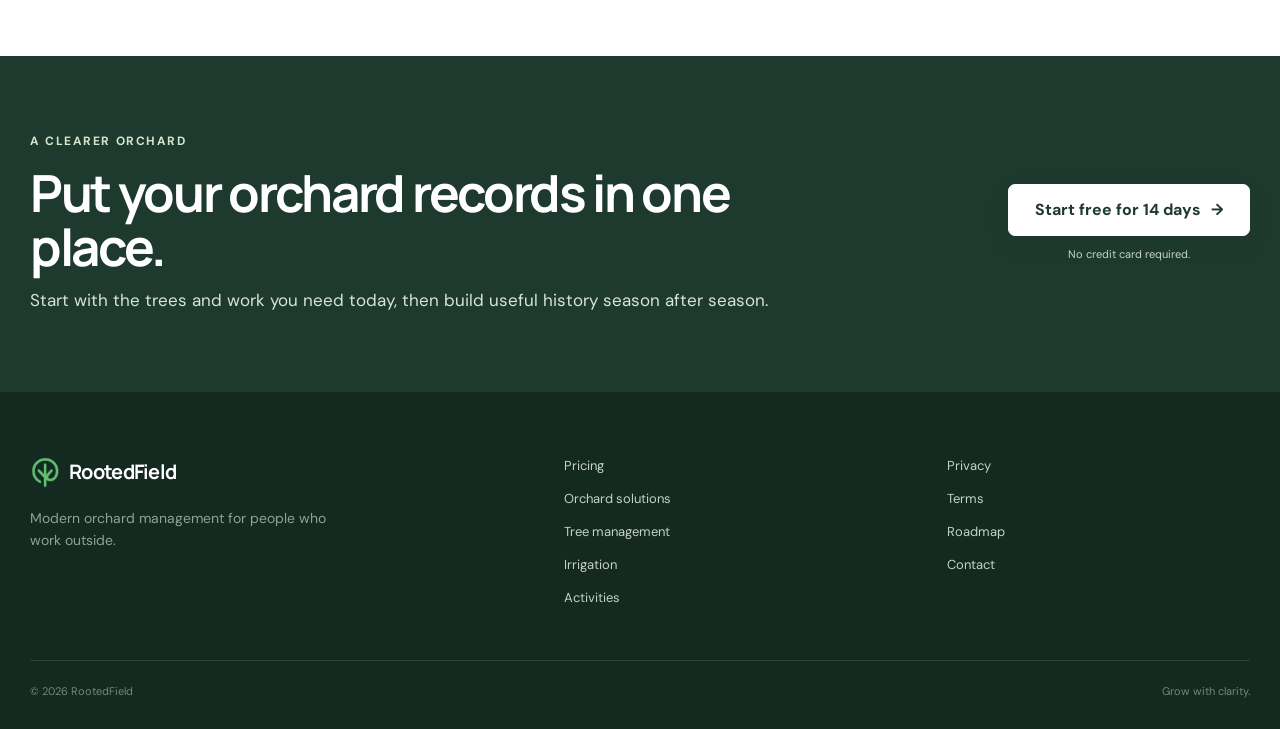
<file: chestnut-orchard-management.html>
<!DOCTYPE html>
<html lang="en">
<head>
  <meta charset="UTF-8">
  <meta name="viewport" content="width=device-width, initial-scale=1.0">
  <title>Chestnut Orchard Management Software | RootedField</title>
  <meta name="description" content="Chestnut orchard management software for tracking trees, cultivars, planting records, watering, observations, field work, harvest activity, maps, and orchard history.">
  <meta name="robots" content="index, follow">
  <meta name="theme-color" content="#1e3a2e">
  <link rel="canonical" href="https://rootedfield.com/chestnut-orchard-management.html">
  <link rel="icon" href="/favicon.ico"><link rel="apple-touch-icon" href="/apple-touch-icon.png">
  <meta property="og:title" content="Chestnut Orchard Management Software | RootedField"><meta property="og:description" content="Chestnut orchard management software for tracking trees, cultivars, planting records, watering, observations, field work, harvest activity, maps, and orchard history."><meta property="og:type" content="website"><meta property="og:url" content="https://rootedfield.com/chestnut-orchard-management.html"><meta property="og:image" content="https://rootedfield.com/hero-orchard.jpg">
  <meta name="twitter:card" content="summary_large_image"><meta name="twitter:title" content="Chestnut Orchard Management Software | RootedField"><meta name="twitter:description" content="Chestnut orchard management software for tracking trees, cultivars, planting records, watering, observations, field work, harvest activity, maps, and orchard history."><meta name="twitter:image" content="https://rootedfield.com/hero-orchard.jpg">
  <link rel="preconnect" href="https://fonts.googleapis.com"><link rel="preconnect" href="https://fonts.gstatic.com" crossorigin><link href="https://fonts.googleapis.com/css2?family=DM+Sans:wght@400;500;600;700&amp;family=Manrope:wght@500;600;700&amp;display=swap" rel="stylesheet">
  <link rel="stylesheet" href="styles.css"><link rel="stylesheet" href="feature-pages.css"><link rel="stylesheet" href="seo-pages.css">
  <script type="application/ld+json">{"@context":"https://schema.org","@type":"SoftwareApplication","name":"RootedField","applicationCategory":"BusinessApplication","operatingSystem":"Web","url":"https://rootedfield.com/chestnut-orchard-management.html","description":"Chestnut orchard management software for tracking trees, cultivars, planting records, watering, observations, field work, harvest activity, maps, and orchard history.","offers":{"@type":"Offer","price":"0","priceCurrency":"USD","description":"Free plan and 14-day paid-plan trial available."}}</script>
  <script type="application/ld+json">{"@context":"https://schema.org","@type":"FAQPage","mainEntity":[{"@type":"Question","name":"Can RootedField track chestnut cultivars?","acceptedAnswer":{"@type":"Answer","text":"Yes. Individual tree records can include variety or cultivar information."}},{"@type":"Question","name":"Is RootedField only for mature orchards?","acceptedAnswer":{"@type":"Answer","text":"No. The same tree records can be used during orchard establishment and continue as trees mature and begin producing."}},{"@type":"Question","name":"Does RootedField tell me exactly how much to water?","acceptedAnswer":{"@type":"Answer","text":"No. RootedField can help organize watering history and weather-driven water-need context, but it does not pretend to know an exact irrigation volume when the necessary site-specific inputs are unavailable."}},{"@type":"Question","name":"Can I map individual chestnut trees?","acceptedAnswer":{"@type":"Answer","text":"Yes. RootedField supports GPS-based orchard mapping and individual tree locations."}}]}</script>
</head>
<body class="feature-page seo-feature">
  <a class="skip-link" href="#main">Skip to content</a>
  <header class="site-header"><div class="shell header-inner"><a class="brand" href="index.html" aria-label="RootedField home"><img src="logo_only.png" alt=""><span>RootedField</span></a><button class="menu-toggle" type="button" aria-expanded="false" aria-controls="site-nav"><span></span><span></span><span></span><span class="sr-only">Menu</span></button><nav id="site-nav" class="site-nav" aria-label="Primary navigation"><a href="index.html#features">Features</a><a href="pricing.html">Pricing</a><a href="https://rootedfield.featurebase.app/changelog" target="_blank" rel="noopener noreferrer">Resources</a><a href="index.html#about">About</a></nav><div class="header-actions"><a class="login-link" href="https://app.rootedfield.com">Log in</a><a class="button button-small" href="https://app.rootedfield.com/signup?trial=true" data-cta="seo_header">Start free for 14 days</a></div></div></header>
  <main id="main">
    <section class="seo-hero"><div class="shell seo-hero-grid"><div><p class="eyebrow">Chestnut orchard management</p><h1>Keep every chestnut tree and season connected.</h1><p class="seo-lede">RootedField gives chestnut growers a practical way to track individual trees, cultivars, planting details, care, observations, irrigation history, harvest activity, and orchard locations as the planting matures.</p><div class="button-row"><a class="button" href="https://app.rootedfield.com/signup?trial=true" data-cta="seo_hero">Start free for 14 days</a><a class="text-link" href="solutions.html">Explore orchard solutions <span aria-hidden="true">→</span></a></div><ul class="proof-list"><li>No credit card required</li><li>Free plan available</li><li>Works on any device</li></ul></div><div class="seo-hero-visual"><img src="hero-orchard.jpg" alt="Rows of trees in a managed orchard" width="1536" height="1024"></div></div></section>
    <section class="feature-proof seo-proof"><div class="shell feature-proof-grid"><article><span>01</span><h2>Follow trees from planting onward</h2><p>Create a lasting record for young and established trees, including cultivar, planting details, health, notes, and location.</p></article><article><span>02</span><h2>Keep establishment work visible</h2><p>Record watering, fertilizing, pruning, inspections, wildlife damage, and other field observations without relying on memory.</p></article><article><span>03</span><h2>Build harvest history as trees mature</h2><p>Keep harvest records with the same tree history you used during establishment, giving production context over multiple seasons.</p></article></div></section>
    <section class="feature-deep-dive"><div class="shell deep-dive-grid"><div><p class="eyebrow">Designed around orchard work</p><h2>Built for perennial records, not one-season paperwork.</h2><p>Chestnut orchards develop over years. RootedField is designed to keep the tree-level history useful across those years, whether you are establishing a new planting or managing producing trees.</p><a class="text-link" href="pricing.html">See plans and pricing <span aria-hidden="true">→</span></a></div><dl class="detail-list"><div><dt>Cultivar tracking</dt><dd>Keep cultivar information tied to individual trees.</dd></div><div><dt>Watering history</dt><dd>See when watering was logged and keep irrigation work organized.</dd></div><div><dt>Grower observations</dt><dd>Record damage, growth concerns, symptoms, and other field observations.</dd></div><div><dt>Harvest records</dt><dd>Build production history without separating harvest data from the tree record.</dd></div></dl></div></section>
    <section class="seo-related"><div class="shell"><p class="eyebrow">Explore RootedField</p><h2>Go deeper into the tools.</h2><div class="seo-link-grid"><a href="tree-management.html"><strong>Tree Management</strong><span>Individual tree records, health, locations and history →</span></a><a href="orchard-irrigation-management.html"><strong>Irrigation Management</strong><span>Watering history and orchard irrigation workflows →</span></a><a href="farm-field-activity-tracking.html"><strong>Activity Tracking</strong><span>Keep orchard work and observations organized →</span></a><a href="solutions.html"><strong>All Solutions</strong><span>Browse RootedField by the problem you are solving →</span></a></div></div></section>
    <section class="faq-section seo-faq"><div class="shell faq-grid"><div><p class="eyebrow">Common questions</p><h2>What growers want to know.</h2><p class="faq-intro">Have another question? <a href="mailto:support@rootedfield.com">Talk to us.</a></p></div><div class="faq-list"><details><summary>Can RootedField track chestnut cultivars?</summary><p>Yes. Individual tree records can include variety or cultivar information.</p></details><details><summary>Is RootedField only for mature orchards?</summary><p>No. The same tree records can be used during orchard establishment and continue as trees mature and begin producing.</p></details><details><summary>Does RootedField tell me exactly how much to water?</summary><p>No. RootedField can help organize watering history and weather-driven water-need context, but it does not pretend to know an exact irrigation volume when the necessary site-specific inputs are unavailable.</p></details><details><summary>Can I map individual chestnut trees?</summary><p>Yes. RootedField supports GPS-based orchard mapping and individual tree locations.</p></details></div></div></section>
    <section class="final-cta"><div class="shell final-cta-inner"><div><p class="eyebrow light">A clearer orchard</p><h2>Put your orchard records in one place.</h2><p>Start with the trees and work you need today, then build useful history season after season.</p></div><div><a class="button button-light" href="https://app.rootedfield.com/signup?trial=true" data-cta="seo_final">Start free for 14 days <span aria-hidden="true">→</span></a><small>No credit card required.</small></div></div></section>
  </main>
  <footer class="site-footer"><div class="shell footer-grid"><div><a class="brand footer-brand" href="index.html"><img src="logo_only.png" alt=""><span>RootedField</span></a><p>Modern orchard management for people who work outside.</p></div><nav aria-label="Footer navigation"><a href="pricing.html">Pricing</a><a href="solutions.html">Orchard solutions</a><a href="tree-management.html">Tree management</a><a href="orchard-irrigation-management.html">Irrigation</a><a href="farm-field-activity-tracking.html">Activities</a></nav><nav aria-label="Legal and support"><a href="privacy.html">Privacy</a><a href="terms.html">Terms</a><a href="https://rootedfield.featurebase.app/roadmap" target="_blank" rel="noopener noreferrer">Roadmap</a><a href="mailto:support@rootedfield.com">Contact</a></nav></div><div class="shell footer-bottom"><span>© <span id="year"></span> RootedField</span><span>Grow with clarity.</span></div></footer>
  <div id="cookie-consent-banner" class="cookie-banner" hidden><div><strong>Cookie preferences</strong><p>We use necessary cookies to operate the site. With permission, analytics help us improve RootedField.</p></div><div class="cookie-actions"><button onclick="acceptAnalytics()">Accept analytics</button><button onclick="acceptNecessaryOnly()">Necessary only</button><button onclick="rejectCookies()">Reject</button></div></div>
  <script src="consent.js"></script><script src="script.js"></script>
</body>
</html>
</file>
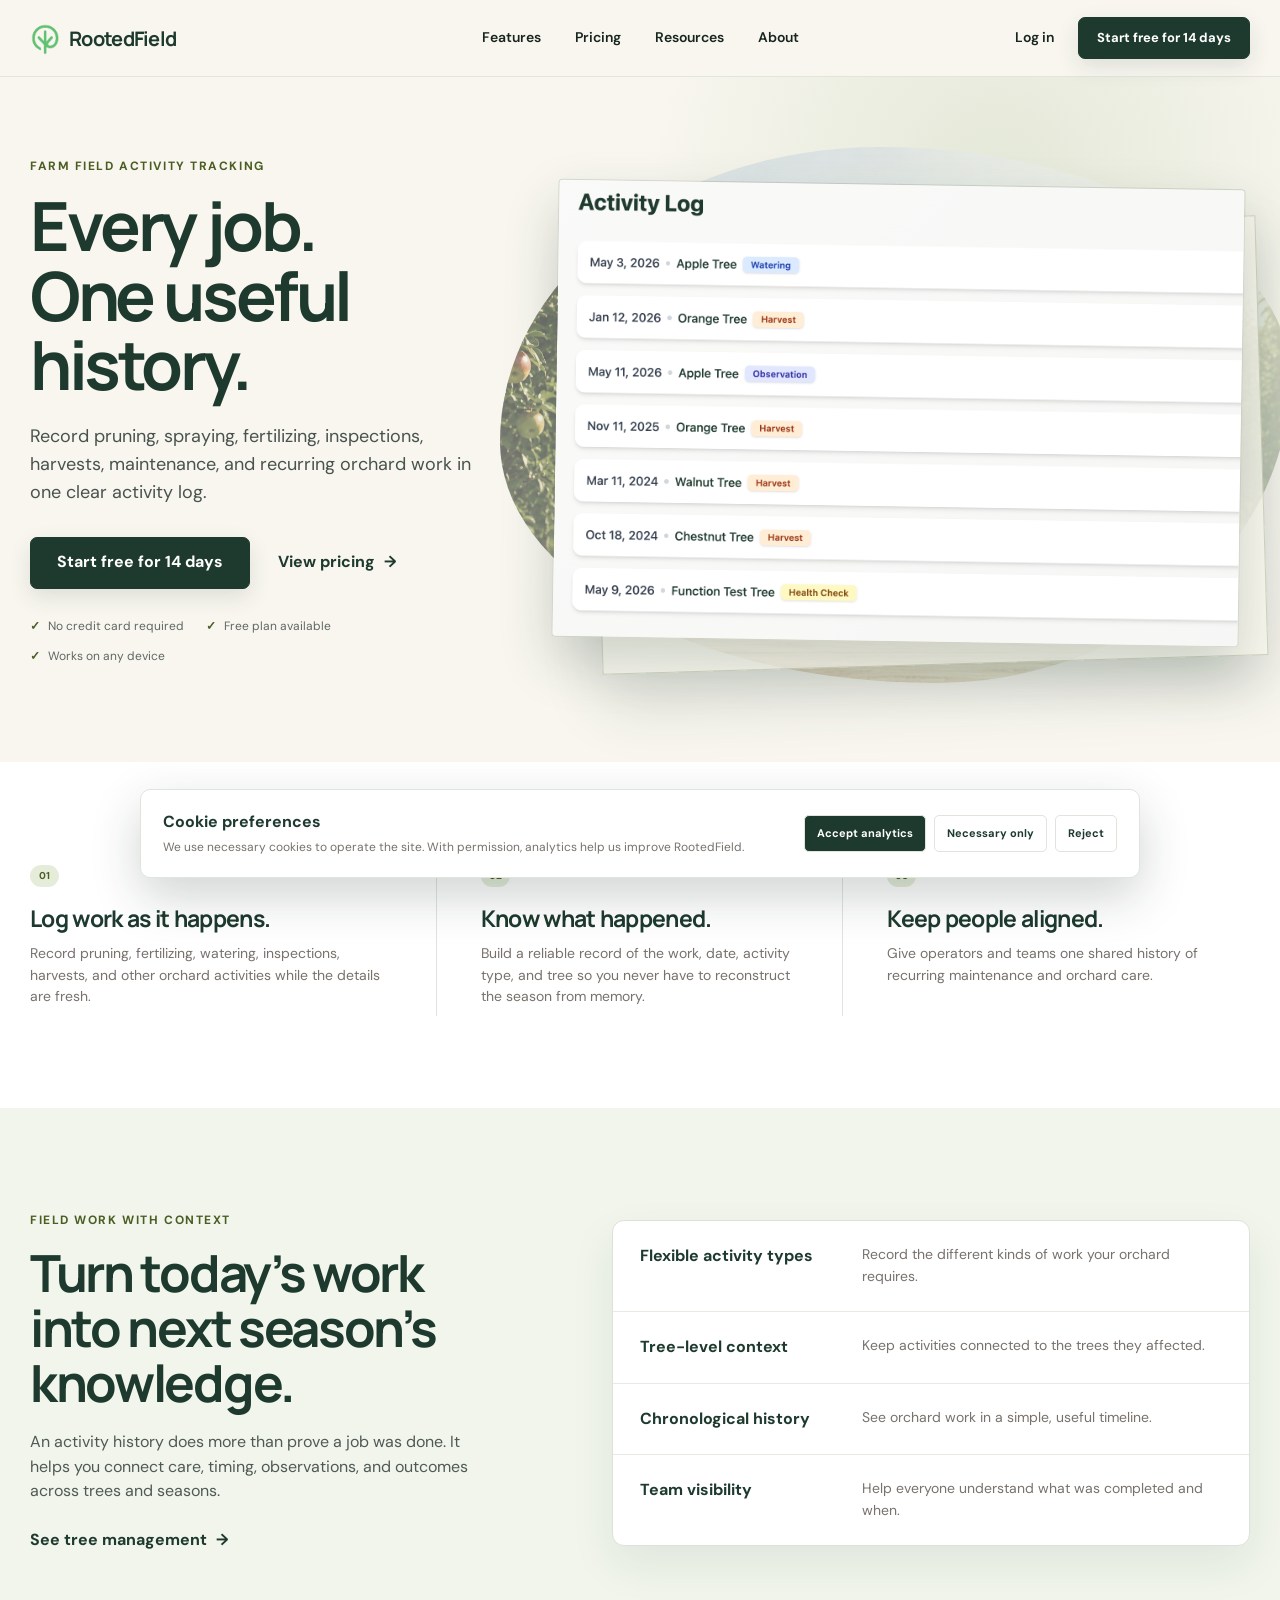
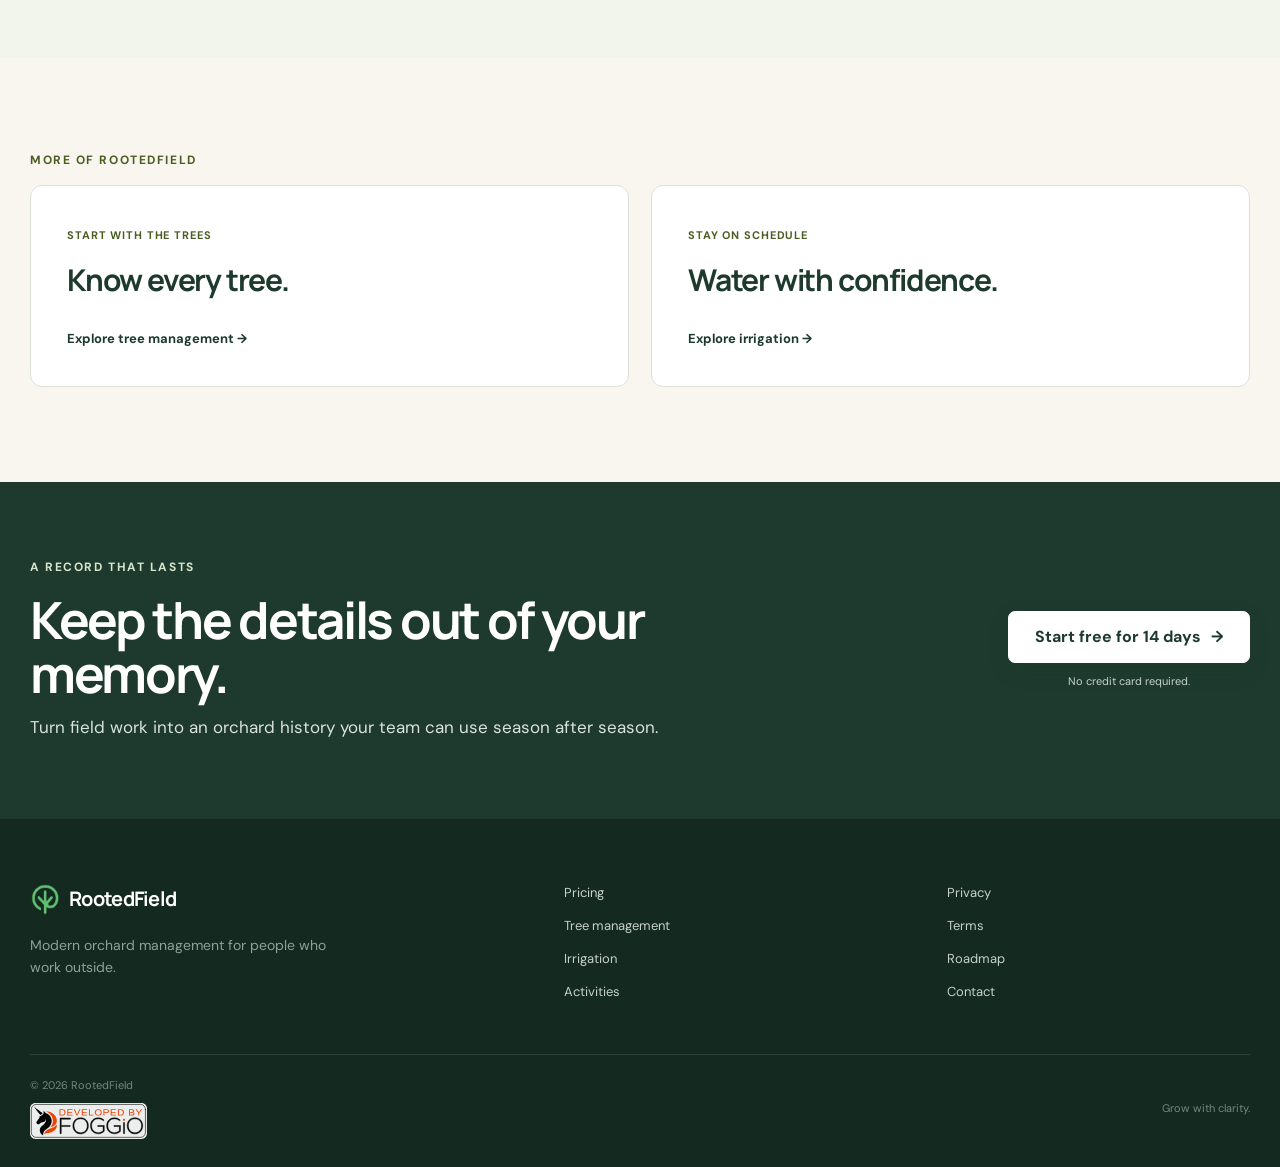
<file: farm-field-activity-tracking.html>
<!DOCTYPE html>
<html lang="en">
<head>
  <meta charset="UTF-8"><meta name="viewport" content="width=device-width, initial-scale=1.0">
  <title>Farm Field Activity Tracking Software | RootedField</title>
  <meta name="description" content="RootedField helps growers track pruning, spraying, fertilizing, inspections, harvests, and field activity across orchards and farm operations."><meta name="robots" content="index, follow"><meta name="theme-color" content="#1e3a2e"><link rel="canonical" href="https://rootedfield.com/farm-field-activity-tracking.html"><link rel="icon" href="/favicon.ico"><link rel="apple-touch-icon" href="/apple-touch-icon.png">
  <meta property="og:title" content="Farm Field Activity Tracking Software | RootedField"><meta property="og:description" content="Track orchard tasks, field work, maintenance, and tree care activity from one simple platform."><meta property="og:type" content="website"><meta property="og:url" content="https://rootedfield.com/farm-field-activity-tracking.html"><meta property="og:image" content="https://rootedfield.com/farm-field-activity-tracking.png"><meta name="twitter:card" content="summary_large_image"><meta name="twitter:title" content="Farm Field Activity Tracking Software | RootedField"><meta name="twitter:image" content="https://rootedfield.com/farm-field-activity-tracking.png">
  <link rel="preconnect" href="https://fonts.googleapis.com"><link rel="preconnect" href="https://fonts.gstatic.com" crossorigin><link href="https://fonts.googleapis.com/css2?family=DM+Sans:wght@400;500;600;700&amp;family=Manrope:wght@500;600;700&amp;display=swap" rel="stylesheet"><link rel="stylesheet" href="styles.css"><link rel="stylesheet" href="feature-pages.css"><link rel="stylesheet" href="product-compositions.css">
  <script type="application/ld+json">{"@context":"https://schema.org","@type":"SoftwareApplication","name":"RootedField Activity Tracking","applicationCategory":"BusinessApplication","operatingSystem":"Web","url":"https://rootedfield.com/farm-field-activity-tracking.html","description":"Track pruning, spraying, fertilizing, inspections, harvests, and orchard field work.","offers":{"@type":"Offer","price":"0","priceCurrency":"USD","description":"Free plan and 14-day paid-plan trial available."}}</script>
</head>
<body class="feature-page activity-feature">
  <a class="skip-link" href="#main">Skip to content</a>
  <header class="site-header"><div class="shell header-inner"><a class="brand" href="index.html" aria-label="RootedField home"><img src="logo_only.png" alt=""><span>RootedField</span></a><button class="menu-toggle" type="button" aria-expanded="false" aria-controls="site-nav"><span></span><span></span><span></span><span class="sr-only">Menu</span></button><nav id="site-nav" class="site-nav" aria-label="Primary navigation"><a href="index.html#features" aria-current="page">Features</a><a href="pricing.html">Pricing</a><a href="https://rootedfield.featurebase.app/changelog" target="_blank" rel="noopener noreferrer">Resources</a><a href="index.html#about">About</a></nav><div class="header-actions"><a class="login-link" href="https://app.rootedfield.com">Log in</a><a class="button button-small" href="https://app.rootedfield.com/signup?trial=true" data-cta="activity_header">Start free for 14 days</a></div></div></header>
  <main id="main">
    <section class="feature-hero"><div class="shell feature-hero-grid"><div class="feature-hero-copy"><p class="eyebrow">Farm field activity tracking</p><h1>Every job.<br>One useful history.</h1><p>Record pruning, spraying, fertilizing, inspections, harvests, maintenance, and recurring orchard work in one clear activity log.</p><div class="button-row"><a class="button" href="https://app.rootedfield.com/signup?trial=true" data-cta="activity_hero">Start free for 14 days</a><a class="text-link" href="pricing.html">View pricing <span aria-hidden="true">→</span></a></div><ul class="proof-list"><li>No credit card required</li><li>Free plan available</li><li>Works on any device</li></ul></div><div class="feature-product-shot activity-shot composition-editorial tilt-soft-right"><img src="farm-field-activity-tracking.png" alt="RootedField activity log showing watering, harvest, observations, and health checks" width="2398" height="1084"></div></div></section>
    <section class="feature-proof"><div class="shell feature-proof-grid"><article><span>01</span><h2>Log work as it happens.</h2><p>Record pruning, fertilizing, watering, inspections, harvests, and other orchard activities while the details are fresh.</p></article><article><span>02</span><h2>Know what happened.</h2><p>Build a reliable record of the work, date, activity type, and tree so you never have to reconstruct the season from memory.</p></article><article><span>03</span><h2>Keep people aligned.</h2><p>Give operators and teams one shared history of recurring maintenance and orchard care.</p></article></div></section>
    <section class="feature-deep-dive"><div class="shell deep-dive-grid"><div><p class="eyebrow">Field work with context</p><h2>Turn today’s work into next season’s knowledge.</h2><p>An activity history does more than prove a job was done. It helps you connect care, timing, observations, and outcomes across trees and seasons.</p><a class="text-link" href="tree-management.html">See tree management <span aria-hidden="true">→</span></a></div><dl class="detail-list"><div><dt>Flexible activity types</dt><dd>Record the different kinds of work your orchard requires.</dd></div><div><dt>Tree-level context</dt><dd>Keep activities connected to the trees they affected.</dd></div><div><dt>Chronological history</dt><dd>See orchard work in a simple, useful timeline.</dd></div><div><dt>Team visibility</dt><dd>Help everyone understand what was completed and when.</dd></div></dl></div></section>
    <section class="related-features"><div class="shell"><p class="eyebrow">More of RootedField</p><div class="related-grid"><a href="tree-management.html"><span>Start with the trees</span><h2>Know every tree.</h2><b>Explore tree management →</b></a><a href="orchard-irrigation-management.html"><span>Stay on schedule</span><h2>Water with confidence.</h2><b>Explore irrigation →</b></a></div></div></section>
    <section class="final-cta"><div class="shell final-cta-inner"><div><p class="eyebrow light">A record that lasts</p><h2>Keep the details out of your memory.</h2><p>Turn field work into an orchard history your team can use season after season.</p></div><div><a class="button button-light" href="https://app.rootedfield.com/signup?trial=true" data-cta="activity_final">Start free for 14 days <span aria-hidden="true">→</span></a><small>No credit card required.</small></div></div></section>
  </main>
  <footer class="site-footer"><div class="shell footer-grid"><div><a class="brand footer-brand" href="index.html"><img src="logo_only.png" alt=""><span>RootedField</span></a><p>Modern orchard management for people who work outside.</p></div><nav aria-label="Footer navigation"><a href="pricing.html">Pricing</a><a href="tree-management.html">Tree management</a><a href="orchard-irrigation-management.html">Irrigation</a><a href="farm-field-activity-tracking.html">Activities</a></nav><nav aria-label="Legal and support"><a href="privacy.html">Privacy</a><a href="terms.html">Terms</a><a href="https://rootedfield.featurebase.app/roadmap" target="_blank" rel="noopener noreferrer">Roadmap</a><a href="mailto:support@rootedfield.com">Contact</a></nav></div><div class="shell footer-bottom"><span class="footer-credit-line"><span>© <span id="year"></span> RootedField</span><a class="footer-foggio" href="https://fogg.io" target="_blank" rel="noopener noreferrer" aria-label="Developed by FOGGiO — visit fogg.io"><img src="foggio_app_badge.svg" alt="Developed by FOGGiO" width="964" height="293" loading="lazy"></a></span><span>Grow with clarity.</span></div></footer>
  <div id="cookie-consent-banner" class="cookie-banner" hidden><div><strong>Cookie preferences</strong><p>We use necessary cookies to operate the site. With permission, analytics help us improve RootedField.</p></div><div class="cookie-actions"><button onclick="acceptAnalytics()">Accept analytics</button><button onclick="acceptNecessaryOnly()">Necessary only</button><button onclick="rejectCookies()">Reject</button></div></div>
  <script src="consent.js"></script><script src="script.js"></script>
</body>
</html>
</file>
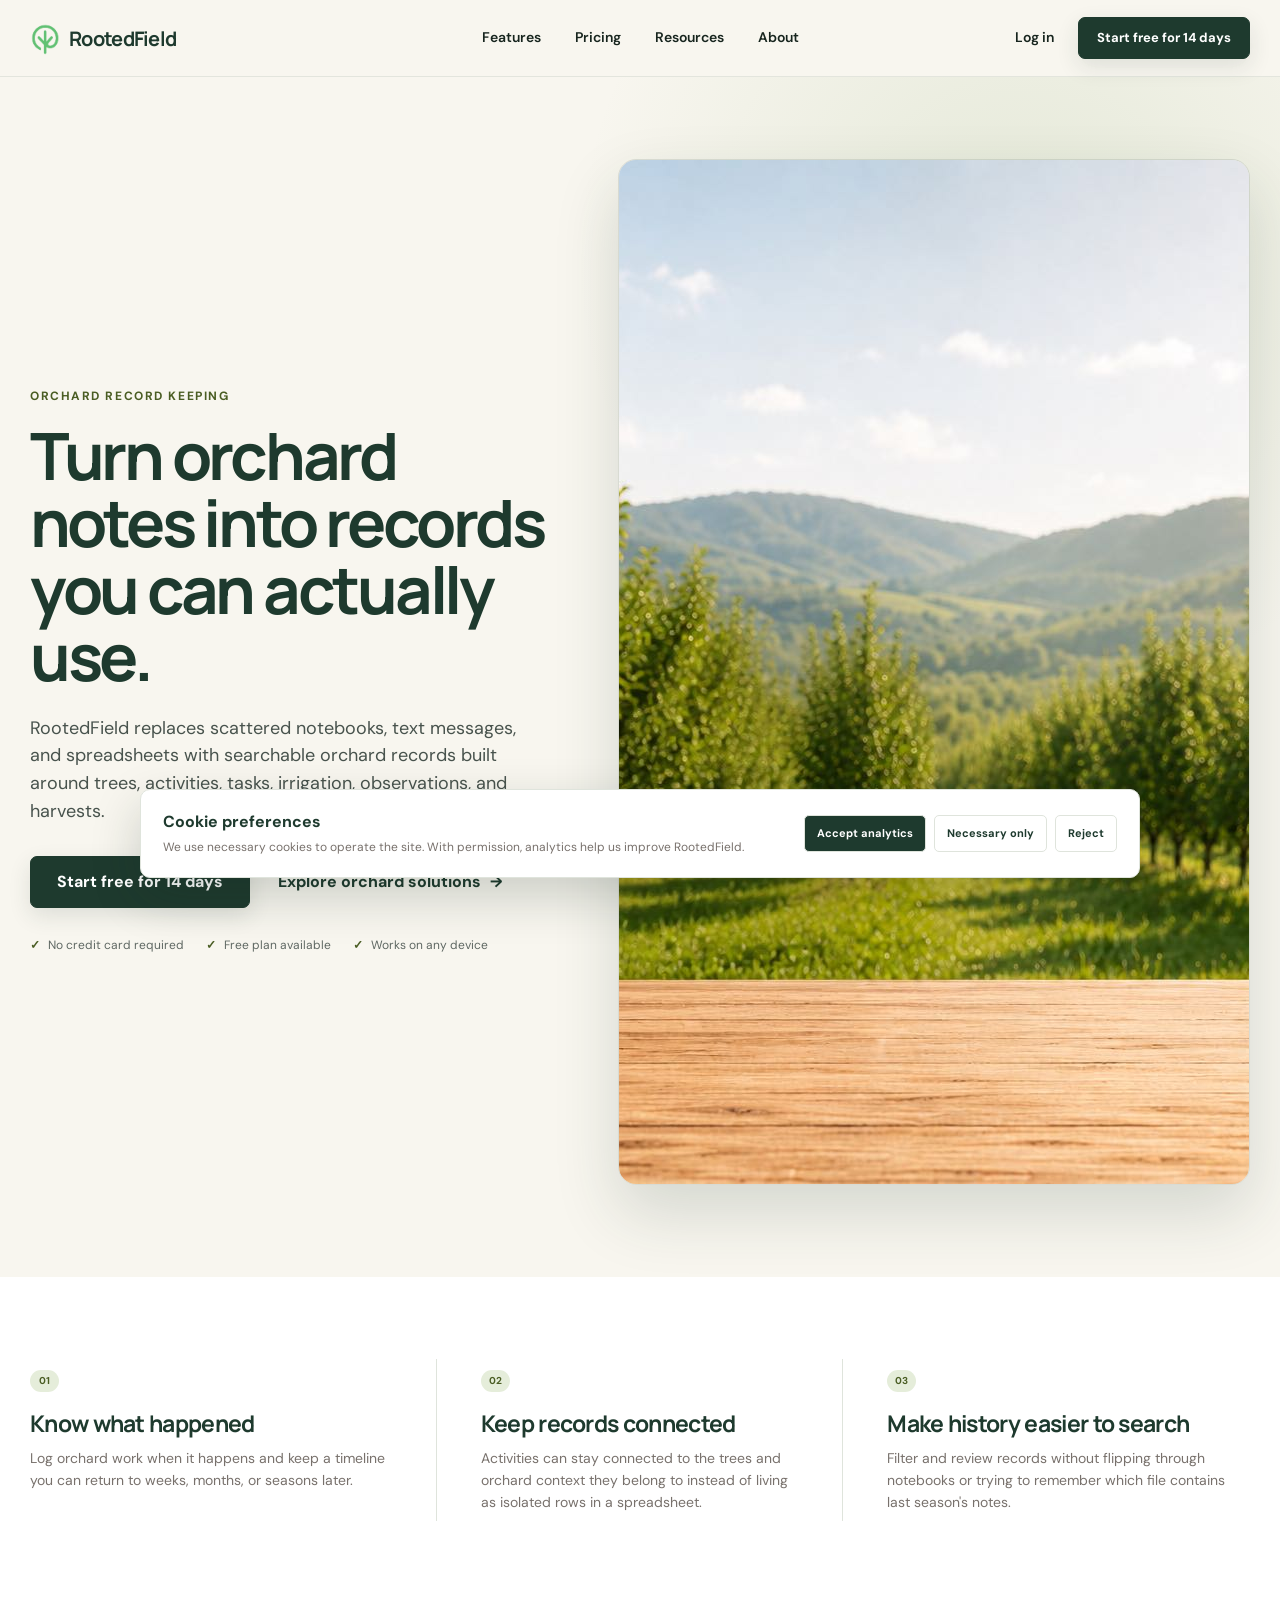
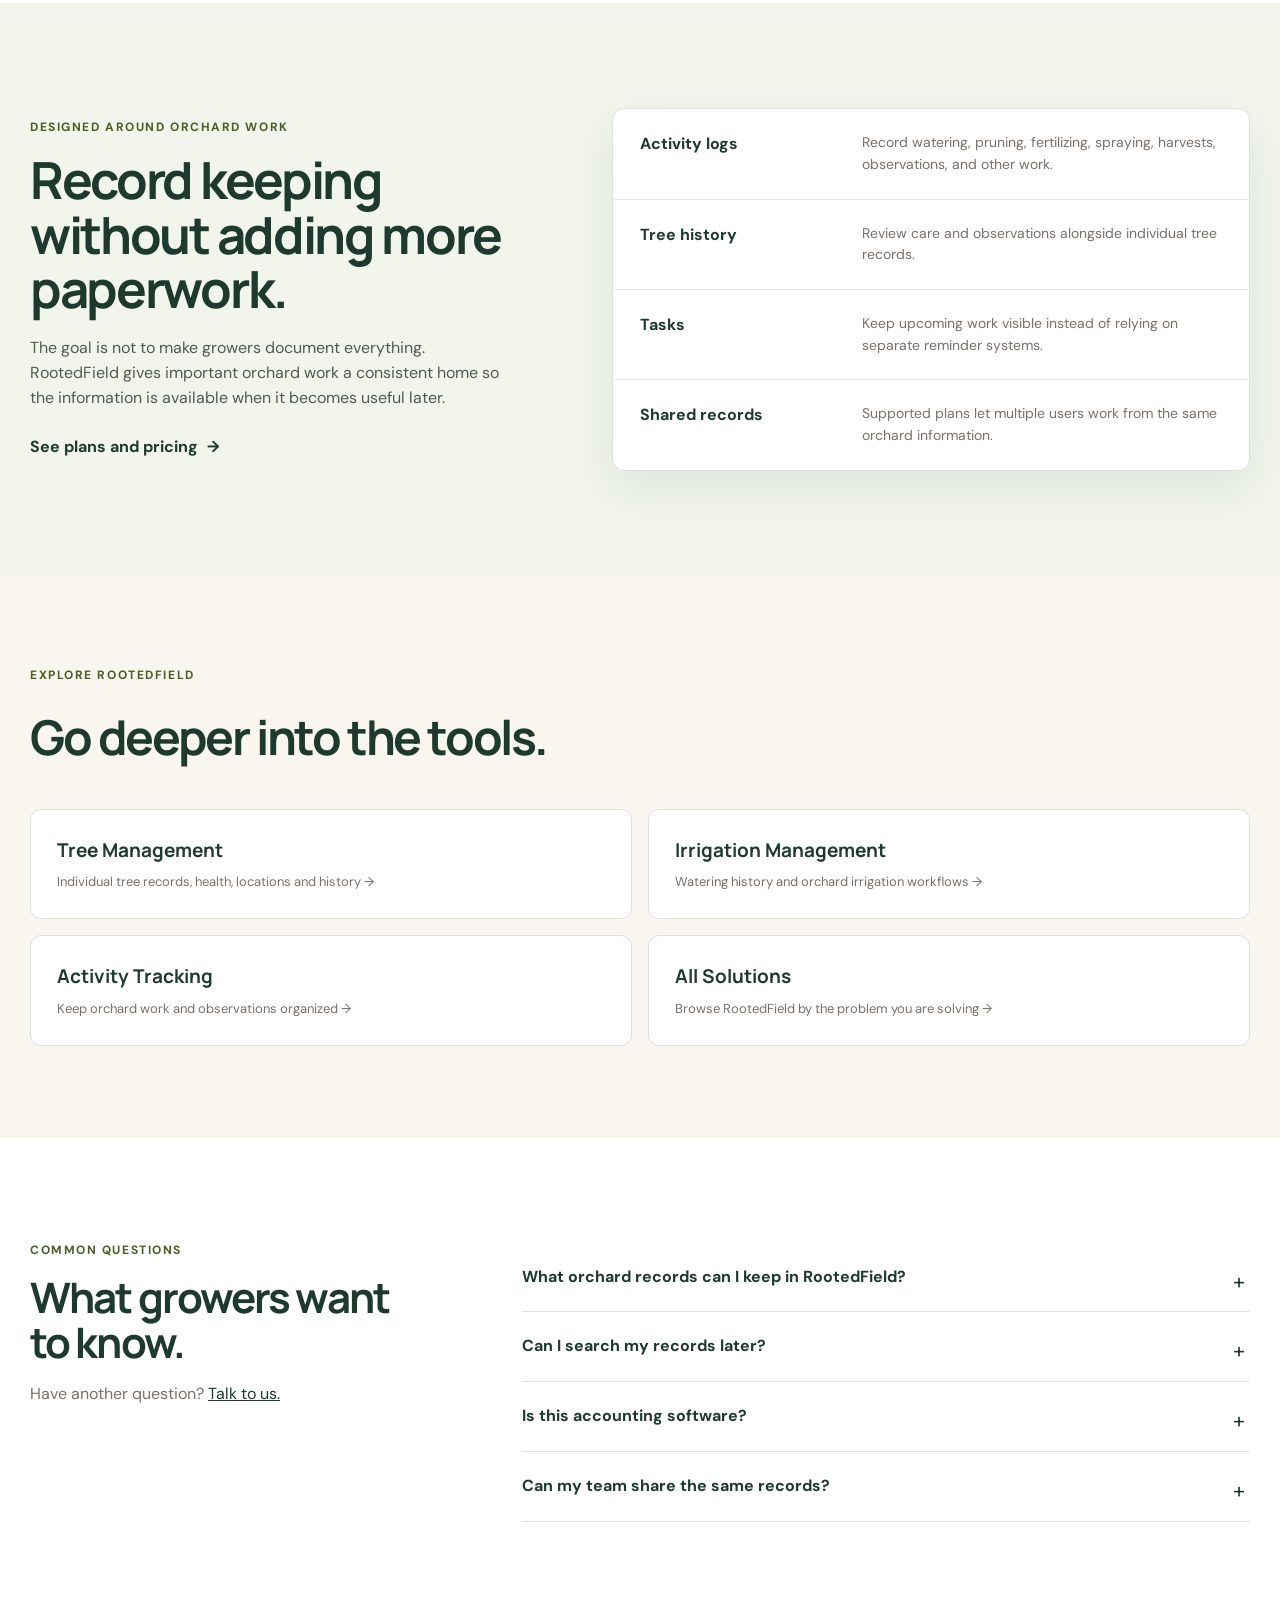
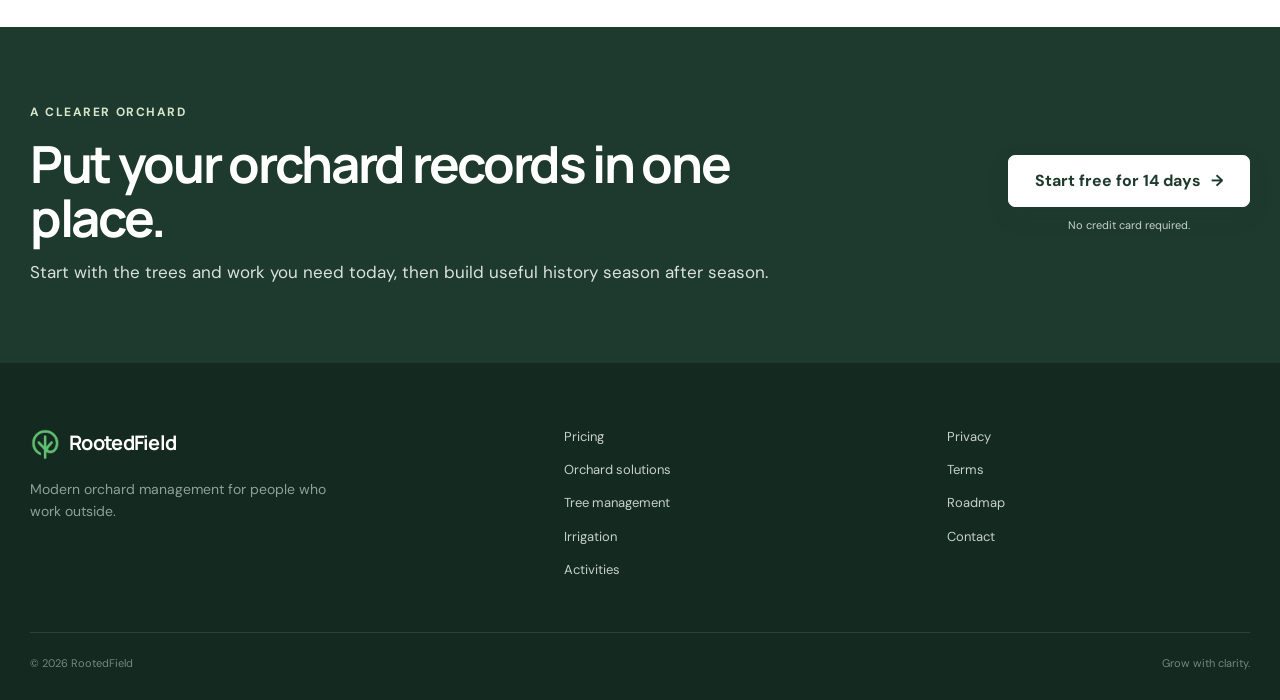
<file: farm-record-keeping-software.html>
<!DOCTYPE html>
<html lang="en">
<head>
  <meta charset="UTF-8">
  <meta name="viewport" content="width=device-width, initial-scale=1.0">
  <title>Farm Record Keeping Software for Orchards | RootedField</title>
  <meta name="description" content="Digital farm record keeping for orchard growers. Track tree records, field activities, watering, observations, tasks, harvests, and long-term orchard history.">
  <meta name="robots" content="index, follow">
  <meta name="theme-color" content="#1e3a2e">
  <link rel="canonical" href="https://rootedfield.com/farm-record-keeping-software.html">
  <link rel="icon" href="/favicon.ico"><link rel="apple-touch-icon" href="/apple-touch-icon.png">
  <meta property="og:title" content="Farm Record Keeping Software for Orchards | RootedField"><meta property="og:description" content="Digital farm record keeping for orchard growers. Track tree records, field activities, watering, observations, tasks, harvests, and long-term orchard history."><meta property="og:type" content="website"><meta property="og:url" content="https://rootedfield.com/farm-record-keeping-software.html"><meta property="og:image" content="https://rootedfield.com/hero-orchard.jpg">
  <meta name="twitter:card" content="summary_large_image"><meta name="twitter:title" content="Farm Record Keeping Software for Orchards | RootedField"><meta name="twitter:description" content="Digital farm record keeping for orchard growers. Track tree records, field activities, watering, observations, tasks, harvests, and long-term orchard history."><meta name="twitter:image" content="https://rootedfield.com/hero-orchard.jpg">
  <link rel="preconnect" href="https://fonts.googleapis.com"><link rel="preconnect" href="https://fonts.gstatic.com" crossorigin><link href="https://fonts.googleapis.com/css2?family=DM+Sans:wght@400;500;600;700&amp;family=Manrope:wght@500;600;700&amp;display=swap" rel="stylesheet">
  <link rel="stylesheet" href="styles.css"><link rel="stylesheet" href="feature-pages.css"><link rel="stylesheet" href="seo-pages.css">
  <script type="application/ld+json">{"@context":"https://schema.org","@type":"SoftwareApplication","name":"RootedField","applicationCategory":"BusinessApplication","operatingSystem":"Web","url":"https://rootedfield.com/farm-record-keeping-software.html","description":"Digital farm record keeping for orchard growers. Track tree records, field activities, watering, observations, tasks, harvests, and long-term orchard history.","offers":{"@type":"Offer","price":"0","priceCurrency":"USD","description":"Free plan and 14-day paid-plan trial available."}}</script>
  <script type="application/ld+json">{"@context":"https://schema.org","@type":"FAQPage","mainEntity":[{"@type":"Question","name":"What orchard records can I keep in RootedField?","acceptedAnswer":{"@type":"Answer","text":"RootedField supports individual tree information, orchard activities, observations, watering history, tasks, harvest activity, health information, and related operational records."}},{"@type":"Question","name":"Can I search my records later?","acceptedAnswer":{"@type":"Answer","text":"Yes. RootedField is designed to make tree and orchard information easier to find and filter than traditional paper notes or disconnected spreadsheets."}},{"@type":"Question","name":"Is this accounting software?","acceptedAnswer":{"@type":"Answer","text":"No. RootedField focuses on orchard operations and tree records rather than bookkeeping, payroll, or tax accounting."}},{"@type":"Question","name":"Can my team share the same records?","acceptedAnswer":{"@type":"Answer","text":"Yes. Team access is available on supported paid plans."}}]}</script>
</head>
<body class="feature-page seo-feature">
  <a class="skip-link" href="#main">Skip to content</a>
  <header class="site-header"><div class="shell header-inner"><a class="brand" href="index.html" aria-label="RootedField home"><img src="logo_only.png" alt=""><span>RootedField</span></a><button class="menu-toggle" type="button" aria-expanded="false" aria-controls="site-nav"><span></span><span></span><span></span><span class="sr-only">Menu</span></button><nav id="site-nav" class="site-nav" aria-label="Primary navigation"><a href="index.html#features">Features</a><a href="pricing.html">Pricing</a><a href="https://rootedfield.featurebase.app/changelog" target="_blank" rel="noopener noreferrer">Resources</a><a href="index.html#about">About</a></nav><div class="header-actions"><a class="login-link" href="https://app.rootedfield.com">Log in</a><a class="button button-small" href="https://app.rootedfield.com/signup?trial=true" data-cta="seo_header">Start free for 14 days</a></div></div></header>
  <main id="main">
    <section class="seo-hero"><div class="shell seo-hero-grid"><div><p class="eyebrow">Orchard record keeping</p><h1>Turn orchard notes into records you can actually use.</h1><p class="seo-lede">RootedField replaces scattered notebooks, text messages, and spreadsheets with searchable orchard records built around trees, activities, tasks, irrigation, observations, and harvests.</p><div class="button-row"><a class="button" href="https://app.rootedfield.com/signup?trial=true" data-cta="seo_hero">Start free for 14 days</a><a class="text-link" href="solutions.html">Explore orchard solutions <span aria-hidden="true">→</span></a></div><ul class="proof-list"><li>No credit card required</li><li>Free plan available</li><li>Works on any device</li></ul></div><div class="seo-hero-visual"><img src="hero-orchard.jpg" alt="Rows of trees in a managed orchard" width="1536" height="1024"></div></div></section>
    <section class="feature-proof seo-proof"><div class="shell feature-proof-grid"><article><span>01</span><h2>Know what happened</h2><p>Log orchard work when it happens and keep a timeline you can return to weeks, months, or seasons later.</p></article><article><span>02</span><h2>Keep records connected</h2><p>Activities can stay connected to the trees and orchard context they belong to instead of living as isolated rows in a spreadsheet.</p></article><article><span>03</span><h2>Make history easier to search</h2><p>Filter and review records without flipping through notebooks or trying to remember which file contains last season's notes.</p></article></div></section>
    <section class="feature-deep-dive"><div class="shell deep-dive-grid"><div><p class="eyebrow">Designed around orchard work</p><h2>Record keeping without adding more paperwork.</h2><p>The goal is not to make growers document everything. RootedField gives important orchard work a consistent home so the information is available when it becomes useful later.</p><a class="text-link" href="pricing.html">See plans and pricing <span aria-hidden="true">→</span></a></div><dl class="detail-list"><div><dt>Activity logs</dt><dd>Record watering, pruning, fertilizing, spraying, harvests, observations, and other work.</dd></div><div><dt>Tree history</dt><dd>Review care and observations alongside individual tree records.</dd></div><div><dt>Tasks</dt><dd>Keep upcoming work visible instead of relying on separate reminder systems.</dd></div><div><dt>Shared records</dt><dd>Supported plans let multiple users work from the same orchard information.</dd></div></dl></div></section>
    <section class="seo-related"><div class="shell"><p class="eyebrow">Explore RootedField</p><h2>Go deeper into the tools.</h2><div class="seo-link-grid"><a href="tree-management.html"><strong>Tree Management</strong><span>Individual tree records, health, locations and history →</span></a><a href="orchard-irrigation-management.html"><strong>Irrigation Management</strong><span>Watering history and orchard irrigation workflows →</span></a><a href="farm-field-activity-tracking.html"><strong>Activity Tracking</strong><span>Keep orchard work and observations organized →</span></a><a href="solutions.html"><strong>All Solutions</strong><span>Browse RootedField by the problem you are solving →</span></a></div></div></section>
    <section class="faq-section seo-faq"><div class="shell faq-grid"><div><p class="eyebrow">Common questions</p><h2>What growers want to know.</h2><p class="faq-intro">Have another question? <a href="mailto:support@rootedfield.com">Talk to us.</a></p></div><div class="faq-list"><details><summary>What orchard records can I keep in RootedField?</summary><p>RootedField supports individual tree information, orchard activities, observations, watering history, tasks, harvest activity, health information, and related operational records.</p></details><details><summary>Can I search my records later?</summary><p>Yes. RootedField is designed to make tree and orchard information easier to find and filter than traditional paper notes or disconnected spreadsheets.</p></details><details><summary>Is this accounting software?</summary><p>No. RootedField focuses on orchard operations and tree records rather than bookkeeping, payroll, or tax accounting.</p></details><details><summary>Can my team share the same records?</summary><p>Yes. Team access is available on supported paid plans.</p></details></div></div></section>
    <section class="final-cta"><div class="shell final-cta-inner"><div><p class="eyebrow light">A clearer orchard</p><h2>Put your orchard records in one place.</h2><p>Start with the trees and work you need today, then build useful history season after season.</p></div><div><a class="button button-light" href="https://app.rootedfield.com/signup?trial=true" data-cta="seo_final">Start free for 14 days <span aria-hidden="true">→</span></a><small>No credit card required.</small></div></div></section>
  </main>
  <footer class="site-footer"><div class="shell footer-grid"><div><a class="brand footer-brand" href="index.html"><img src="logo_only.png" alt=""><span>RootedField</span></a><p>Modern orchard management for people who work outside.</p></div><nav aria-label="Footer navigation"><a href="pricing.html">Pricing</a><a href="solutions.html">Orchard solutions</a><a href="tree-management.html">Tree management</a><a href="orchard-irrigation-management.html">Irrigation</a><a href="farm-field-activity-tracking.html">Activities</a></nav><nav aria-label="Legal and support"><a href="privacy.html">Privacy</a><a href="terms.html">Terms</a><a href="https://rootedfield.featurebase.app/roadmap" target="_blank" rel="noopener noreferrer">Roadmap</a><a href="mailto:support@rootedfield.com">Contact</a></nav></div><div class="shell footer-bottom"><span>© <span id="year"></span> RootedField</span><span>Grow with clarity.</span></div></footer>
  <div id="cookie-consent-banner" class="cookie-banner" hidden><div><strong>Cookie preferences</strong><p>We use necessary cookies to operate the site. With permission, analytics help us improve RootedField.</p></div><div class="cookie-actions"><button onclick="acceptAnalytics()">Accept analytics</button><button onclick="acceptNecessaryOnly()">Necessary only</button><button onclick="rejectCookies()">Reject</button></div></div>
  <script src="consent.js"></script><script src="script.js"></script>
</body>
</html>
</file>
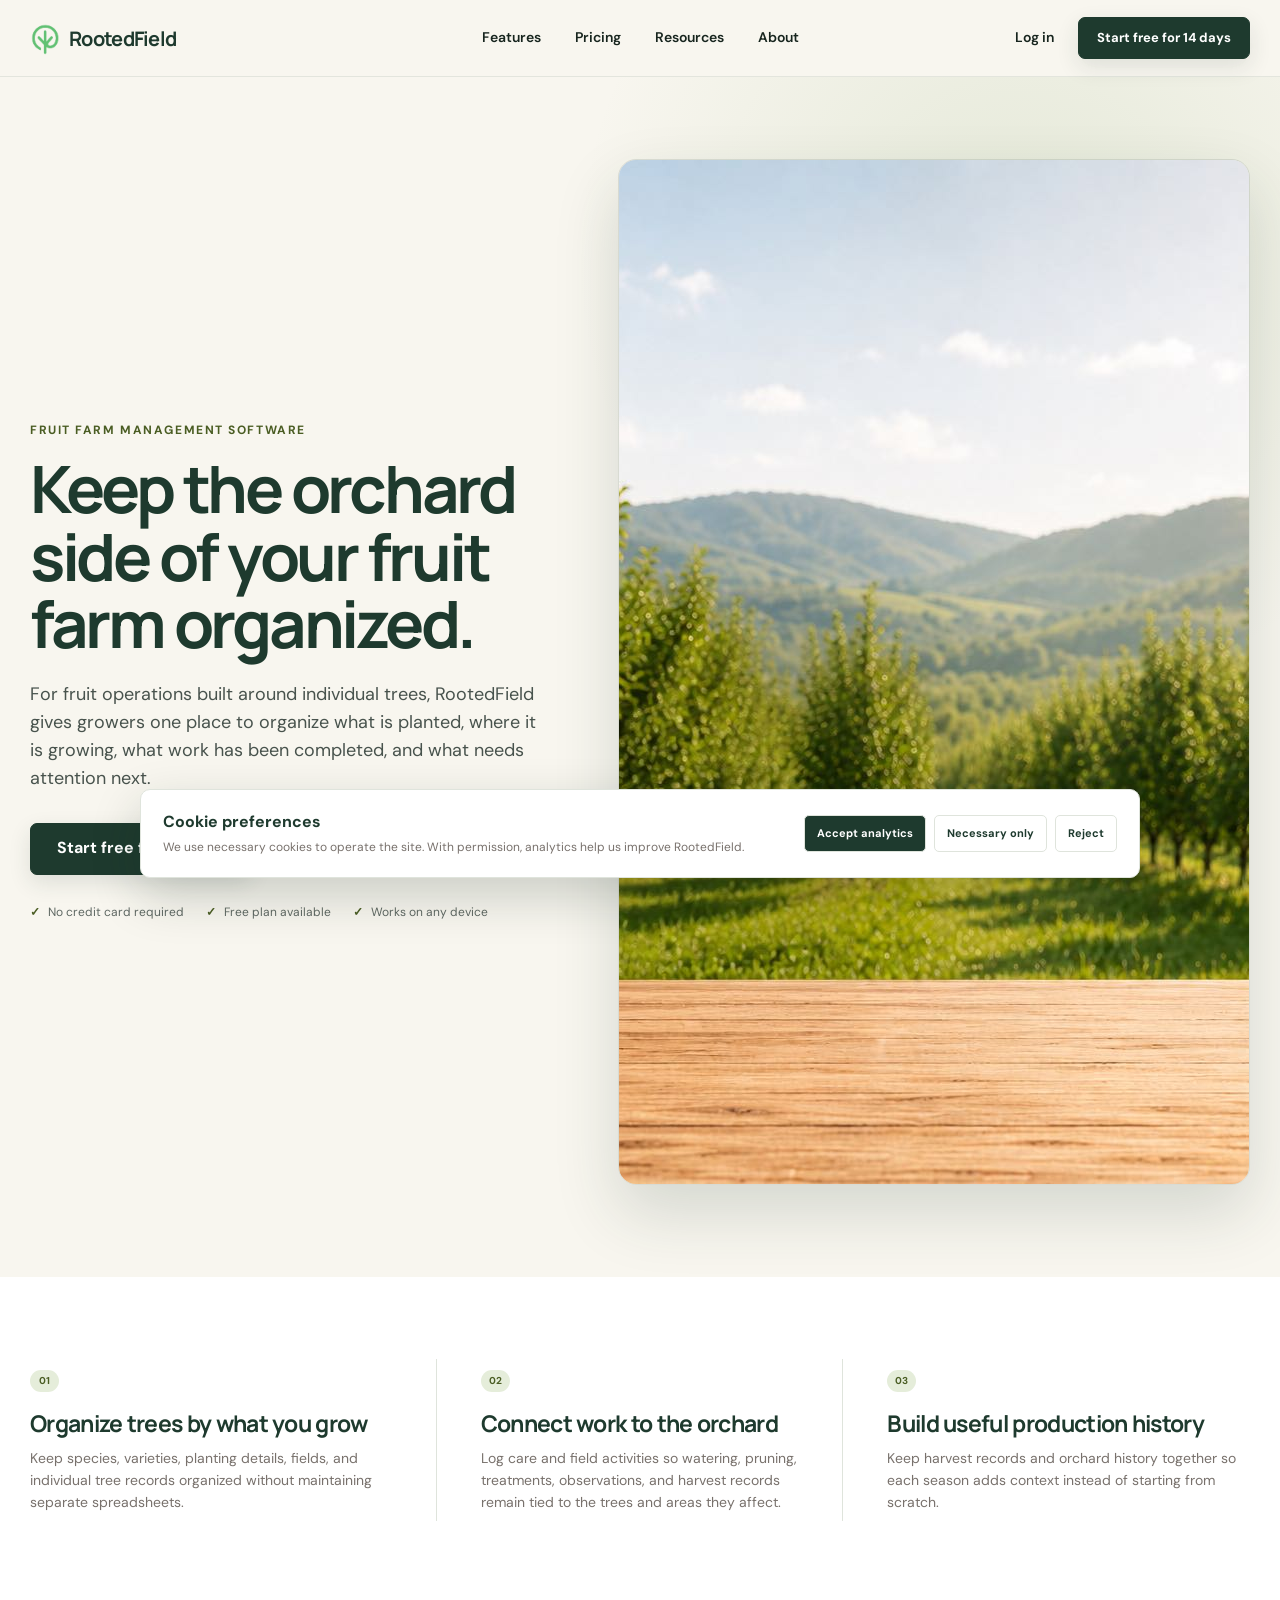
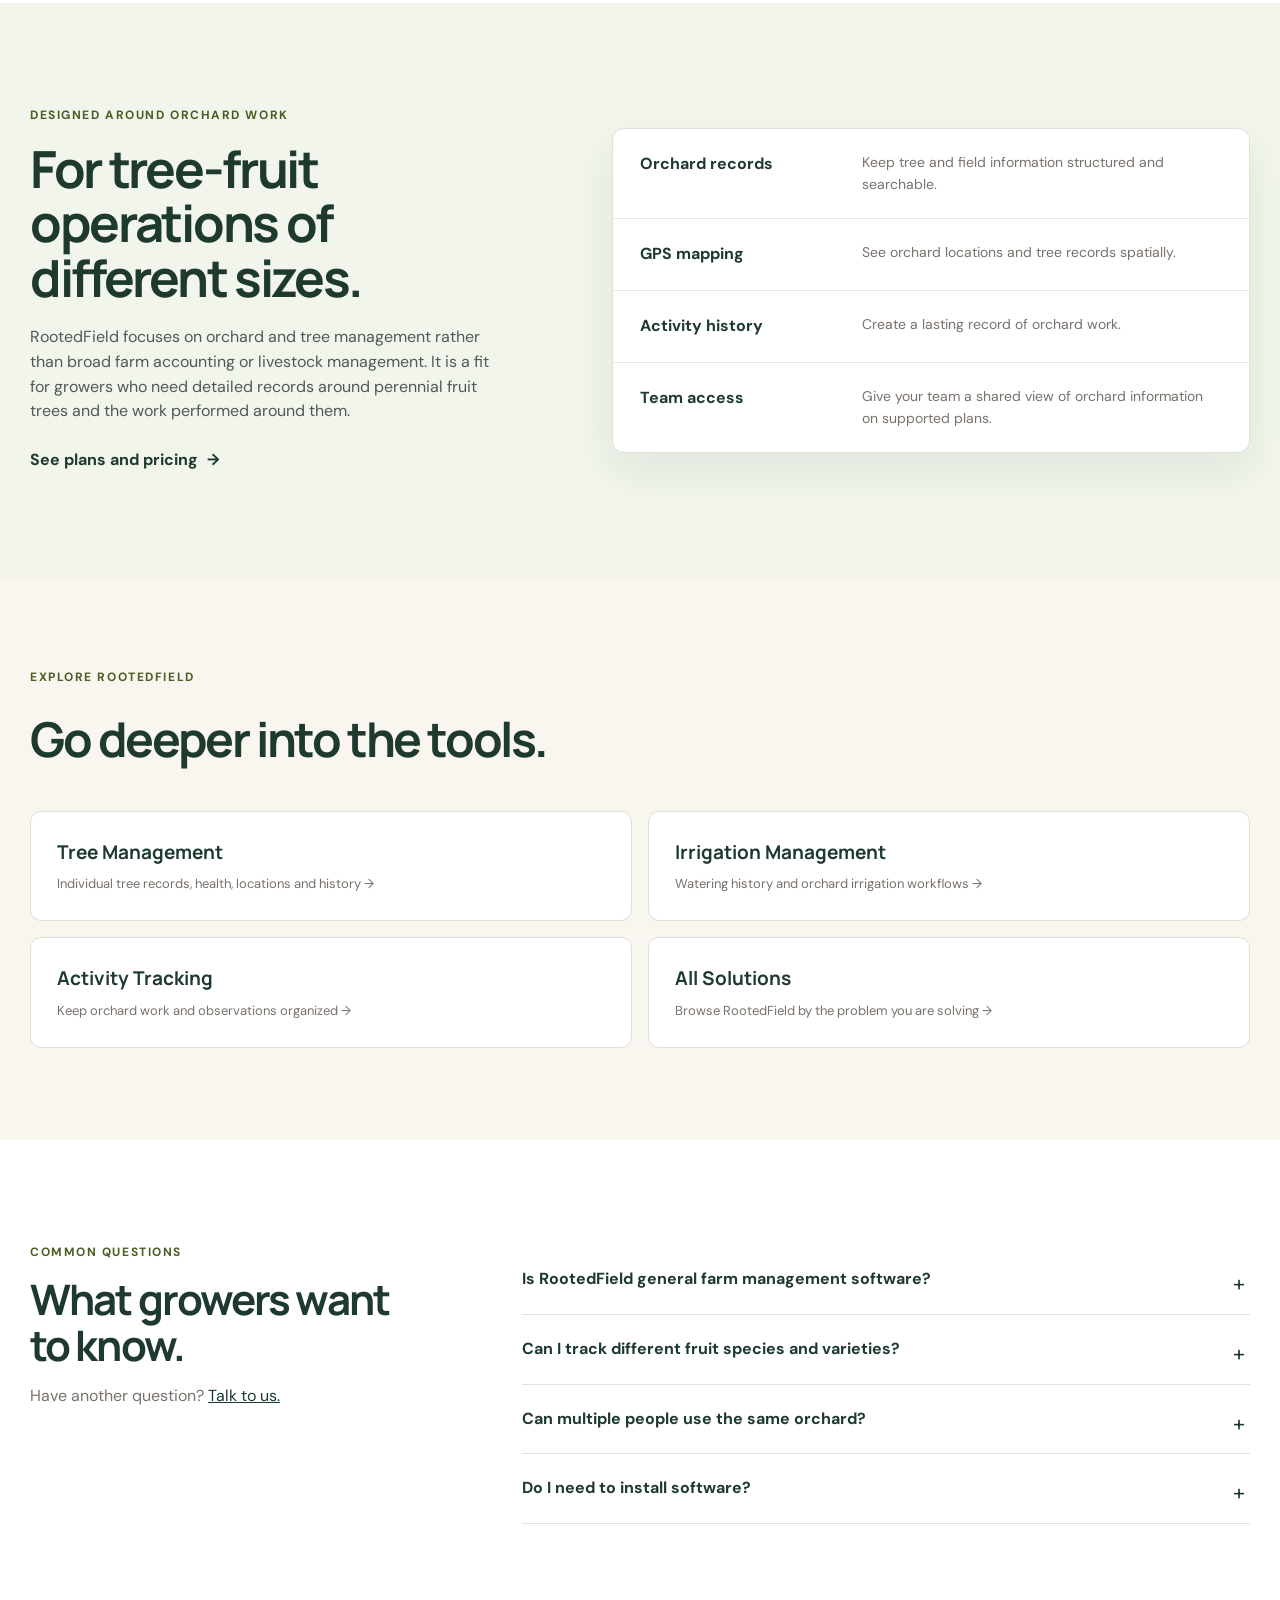
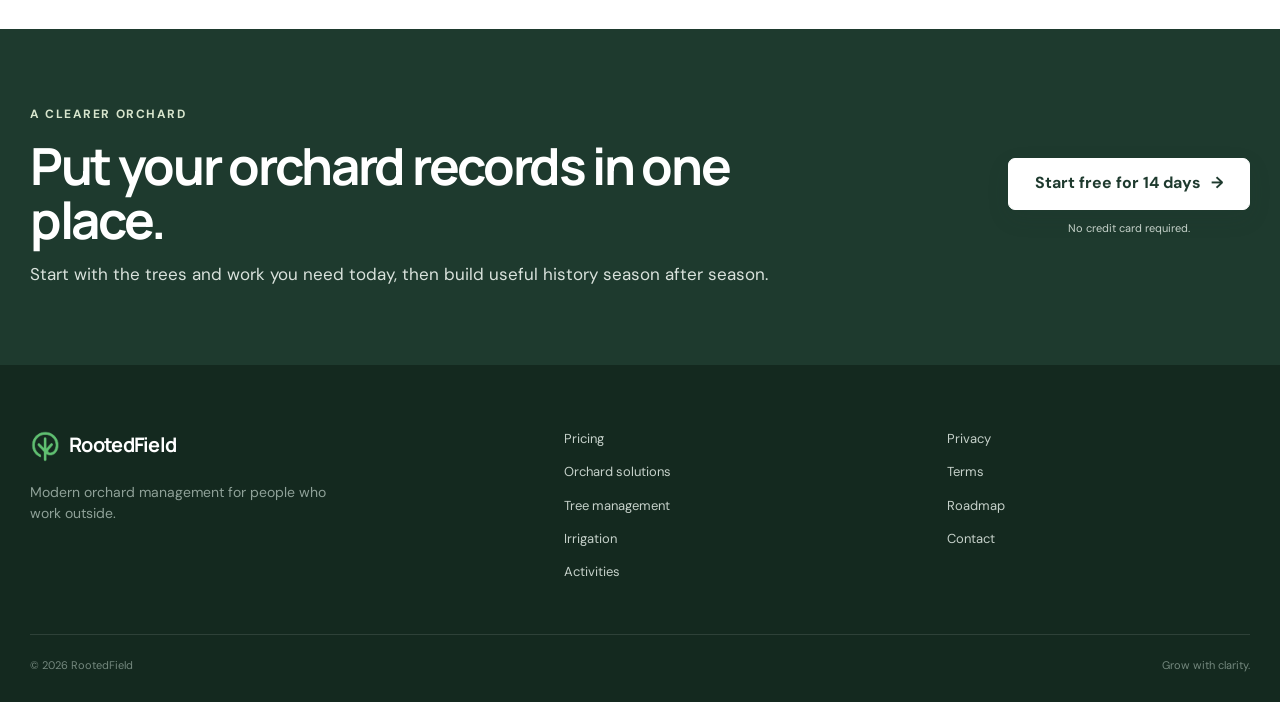
<file: fruit-farm-management-software.html>
<!DOCTYPE html>
<html lang="en">
<head>
  <meta charset="UTF-8">
  <meta name="viewport" content="width=device-width, initial-scale=1.0">
  <title>Fruit Farm Management Software for Orchards | RootedField</title>
  <meta name="description" content="Fruit farm management software for orchard growers who need tree records, field activity tracking, irrigation history, harvest records, maps, and team visibility.">
  <meta name="robots" content="index, follow">
  <meta name="theme-color" content="#1e3a2e">
  <link rel="canonical" href="https://rootedfield.com/fruit-farm-management-software.html">
  <link rel="icon" href="/favicon.ico"><link rel="apple-touch-icon" href="/apple-touch-icon.png">
  <meta property="og:title" content="Fruit Farm Management Software for Orchards | RootedField"><meta property="og:description" content="Fruit farm management software for orchard growers who need tree records, field activity tracking, irrigation history, harvest records, maps, and team visibility."><meta property="og:type" content="website"><meta property="og:url" content="https://rootedfield.com/fruit-farm-management-software.html"><meta property="og:image" content="https://rootedfield.com/hero-orchard.jpg">
  <meta name="twitter:card" content="summary_large_image"><meta name="twitter:title" content="Fruit Farm Management Software for Orchards | RootedField"><meta name="twitter:description" content="Fruit farm management software for orchard growers who need tree records, field activity tracking, irrigation history, harvest records, maps, and team visibility."><meta name="twitter:image" content="https://rootedfield.com/hero-orchard.jpg">
  <link rel="preconnect" href="https://fonts.googleapis.com"><link rel="preconnect" href="https://fonts.gstatic.com" crossorigin><link href="https://fonts.googleapis.com/css2?family=DM+Sans:wght@400;500;600;700&amp;family=Manrope:wght@500;600;700&amp;display=swap" rel="stylesheet">
  <link rel="stylesheet" href="styles.css"><link rel="stylesheet" href="feature-pages.css"><link rel="stylesheet" href="seo-pages.css">
  <script type="application/ld+json">{"@context":"https://schema.org","@type":"SoftwareApplication","name":"RootedField","applicationCategory":"BusinessApplication","operatingSystem":"Web","url":"https://rootedfield.com/fruit-farm-management-software.html","description":"Fruit farm management software for orchard growers who need tree records, field activity tracking, irrigation history, harvest records, maps, and team visibility.","offers":{"@type":"Offer","price":"0","priceCurrency":"USD","description":"Free plan and 14-day paid-plan trial available."}}</script>
  <script type="application/ld+json">{"@context":"https://schema.org","@type":"FAQPage","mainEntity":[{"@type":"Question","name":"Is RootedField general farm management software?","acceptedAnswer":{"@type":"Answer","text":"RootedField is focused on orchards and tree-based operations. It is designed around individual trees, orchard activities, irrigation, mapping, harvests, and related records."}},{"@type":"Question","name":"Can I track different fruit species and varieties?","acceptedAnswer":{"@type":"Answer","text":"Yes. Tree records can include species and variety information so mixed orchards can stay organized."}},{"@type":"Question","name":"Can multiple people use the same orchard?","acceptedAnswer":{"@type":"Answer","text":"Yes. Team management is available on paid plans."}},{"@type":"Question","name":"Do I need to install software?","acceptedAnswer":{"@type":"Answer","text":"No. RootedField is web-based and can be used from a modern browser."}}]}</script>
</head>
<body class="feature-page seo-feature">
  <a class="skip-link" href="#main">Skip to content</a>
  <header class="site-header"><div class="shell header-inner"><a class="brand" href="index.html" aria-label="RootedField home"><img src="logo_only.png" alt=""><span>RootedField</span></a><button class="menu-toggle" type="button" aria-expanded="false" aria-controls="site-nav"><span></span><span></span><span></span><span class="sr-only">Menu</span></button><nav id="site-nav" class="site-nav" aria-label="Primary navigation"><a href="index.html#features">Features</a><a href="pricing.html">Pricing</a><a href="https://rootedfield.featurebase.app/changelog" target="_blank" rel="noopener noreferrer">Resources</a><a href="index.html#about">About</a></nav><div class="header-actions"><a class="login-link" href="https://app.rootedfield.com">Log in</a><a class="button button-small" href="https://app.rootedfield.com/signup?trial=true" data-cta="seo_header">Start free for 14 days</a></div></div></header>
  <main id="main">
    <section class="seo-hero"><div class="shell seo-hero-grid"><div><p class="eyebrow">Fruit farm management software</p><h1>Keep the orchard side of your fruit farm organized.</h1><p class="seo-lede">For fruit operations built around individual trees, RootedField gives growers one place to organize what is planted, where it is growing, what work has been completed, and what needs attention next.</p><div class="button-row"><a class="button" href="https://app.rootedfield.com/signup?trial=true" data-cta="seo_hero">Start free for 14 days</a><a class="text-link" href="solutions.html">Explore orchard solutions <span aria-hidden="true">→</span></a></div><ul class="proof-list"><li>No credit card required</li><li>Free plan available</li><li>Works on any device</li></ul></div><div class="seo-hero-visual"><img src="hero-orchard.jpg" alt="Rows of trees in a managed orchard" width="1536" height="1024"></div></div></section>
    <section class="feature-proof seo-proof"><div class="shell feature-proof-grid"><article><span>01</span><h2>Organize trees by what you grow</h2><p>Keep species, varieties, planting details, fields, and individual tree records organized without maintaining separate spreadsheets.</p></article><article><span>02</span><h2>Connect work to the orchard</h2><p>Log care and field activities so watering, pruning, treatments, observations, and harvest records remain tied to the trees and areas they affect.</p></article><article><span>03</span><h2>Build useful production history</h2><p>Keep harvest records and orchard history together so each season adds context instead of starting from scratch.</p></article></div></section>
    <section class="feature-deep-dive"><div class="shell deep-dive-grid"><div><p class="eyebrow">Designed around orchard work</p><h2>For tree-fruit operations of different sizes.</h2><p>RootedField focuses on orchard and tree management rather than broad farm accounting or livestock management. It is a fit for growers who need detailed records around perennial fruit trees and the work performed around them.</p><a class="text-link" href="pricing.html">See plans and pricing <span aria-hidden="true">→</span></a></div><dl class="detail-list"><div><dt>Orchard records</dt><dd>Keep tree and field information structured and searchable.</dd></div><div><dt>GPS mapping</dt><dd>See orchard locations and tree records spatially.</dd></div><div><dt>Activity history</dt><dd>Create a lasting record of orchard work.</dd></div><div><dt>Team access</dt><dd>Give your team a shared view of orchard information on supported plans.</dd></div></dl></div></section>
    <section class="seo-related"><div class="shell"><p class="eyebrow">Explore RootedField</p><h2>Go deeper into the tools.</h2><div class="seo-link-grid"><a href="tree-management.html"><strong>Tree Management</strong><span>Individual tree records, health, locations and history →</span></a><a href="orchard-irrigation-management.html"><strong>Irrigation Management</strong><span>Watering history and orchard irrigation workflows →</span></a><a href="farm-field-activity-tracking.html"><strong>Activity Tracking</strong><span>Keep orchard work and observations organized →</span></a><a href="solutions.html"><strong>All Solutions</strong><span>Browse RootedField by the problem you are solving →</span></a></div></div></section>
    <section class="faq-section seo-faq"><div class="shell faq-grid"><div><p class="eyebrow">Common questions</p><h2>What growers want to know.</h2><p class="faq-intro">Have another question? <a href="mailto:support@rootedfield.com">Talk to us.</a></p></div><div class="faq-list"><details><summary>Is RootedField general farm management software?</summary><p>RootedField is focused on orchards and tree-based operations. It is designed around individual trees, orchard activities, irrigation, mapping, harvests, and related records.</p></details><details><summary>Can I track different fruit species and varieties?</summary><p>Yes. Tree records can include species and variety information so mixed orchards can stay organized.</p></details><details><summary>Can multiple people use the same orchard?</summary><p>Yes. Team management is available on paid plans.</p></details><details><summary>Do I need to install software?</summary><p>No. RootedField is web-based and can be used from a modern browser.</p></details></div></div></section>
    <section class="final-cta"><div class="shell final-cta-inner"><div><p class="eyebrow light">A clearer orchard</p><h2>Put your orchard records in one place.</h2><p>Start with the trees and work you need today, then build useful history season after season.</p></div><div><a class="button button-light" href="https://app.rootedfield.com/signup?trial=true" data-cta="seo_final">Start free for 14 days <span aria-hidden="true">→</span></a><small>No credit card required.</small></div></div></section>
  </main>
  <footer class="site-footer"><div class="shell footer-grid"><div><a class="brand footer-brand" href="index.html"><img src="logo_only.png" alt=""><span>RootedField</span></a><p>Modern orchard management for people who work outside.</p></div><nav aria-label="Footer navigation"><a href="pricing.html">Pricing</a><a href="solutions.html">Orchard solutions</a><a href="tree-management.html">Tree management</a><a href="orchard-irrigation-management.html">Irrigation</a><a href="farm-field-activity-tracking.html">Activities</a></nav><nav aria-label="Legal and support"><a href="privacy.html">Privacy</a><a href="terms.html">Terms</a><a href="https://rootedfield.featurebase.app/roadmap" target="_blank" rel="noopener noreferrer">Roadmap</a><a href="mailto:support@rootedfield.com">Contact</a></nav></div><div class="shell footer-bottom"><span>© <span id="year"></span> RootedField</span><span>Grow with clarity.</span></div></footer>
  <div id="cookie-consent-banner" class="cookie-banner" hidden><div><strong>Cookie preferences</strong><p>We use necessary cookies to operate the site. With permission, analytics help us improve RootedField.</p></div><div class="cookie-actions"><button onclick="acceptAnalytics()">Accept analytics</button><button onclick="acceptNecessaryOnly()">Necessary only</button><button onclick="rejectCookies()">Reject</button></div></div>
  <script src="consent.js"></script><script src="script.js"></script>
</body>
</html>
</file>
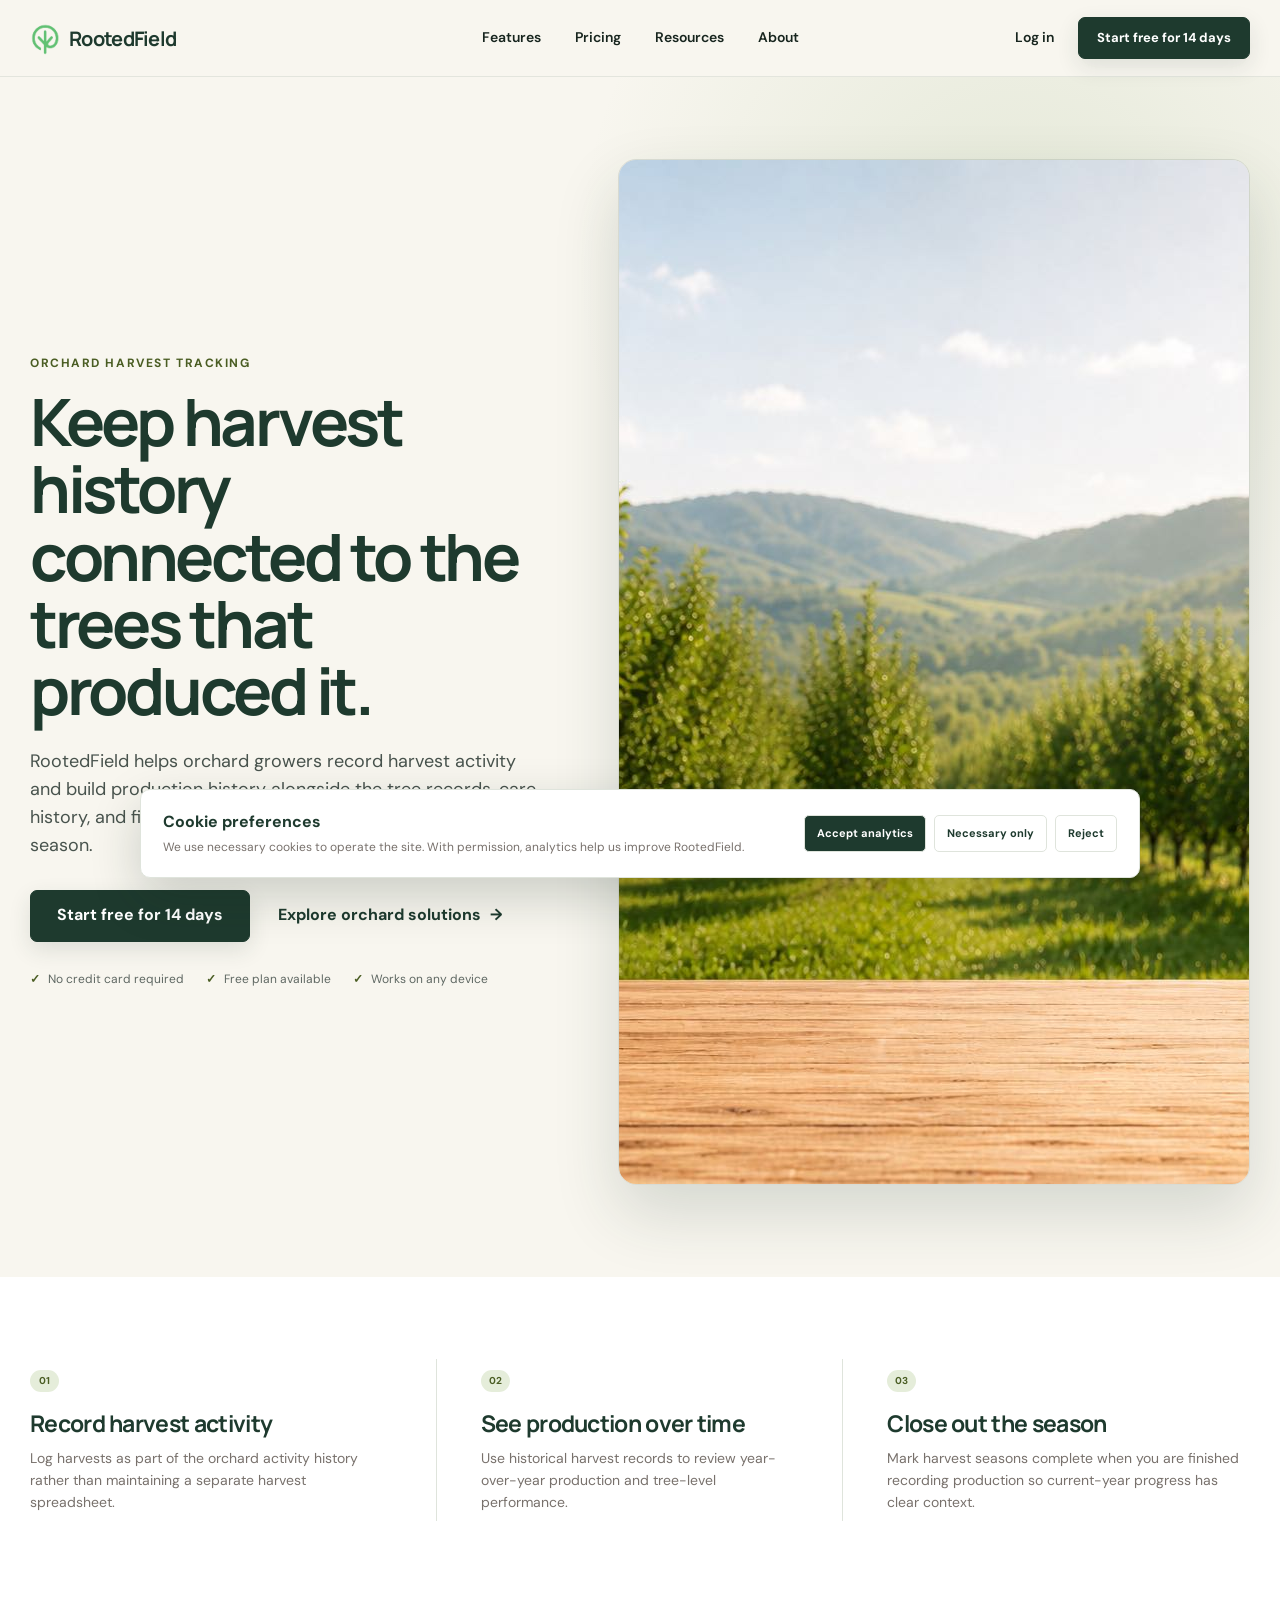
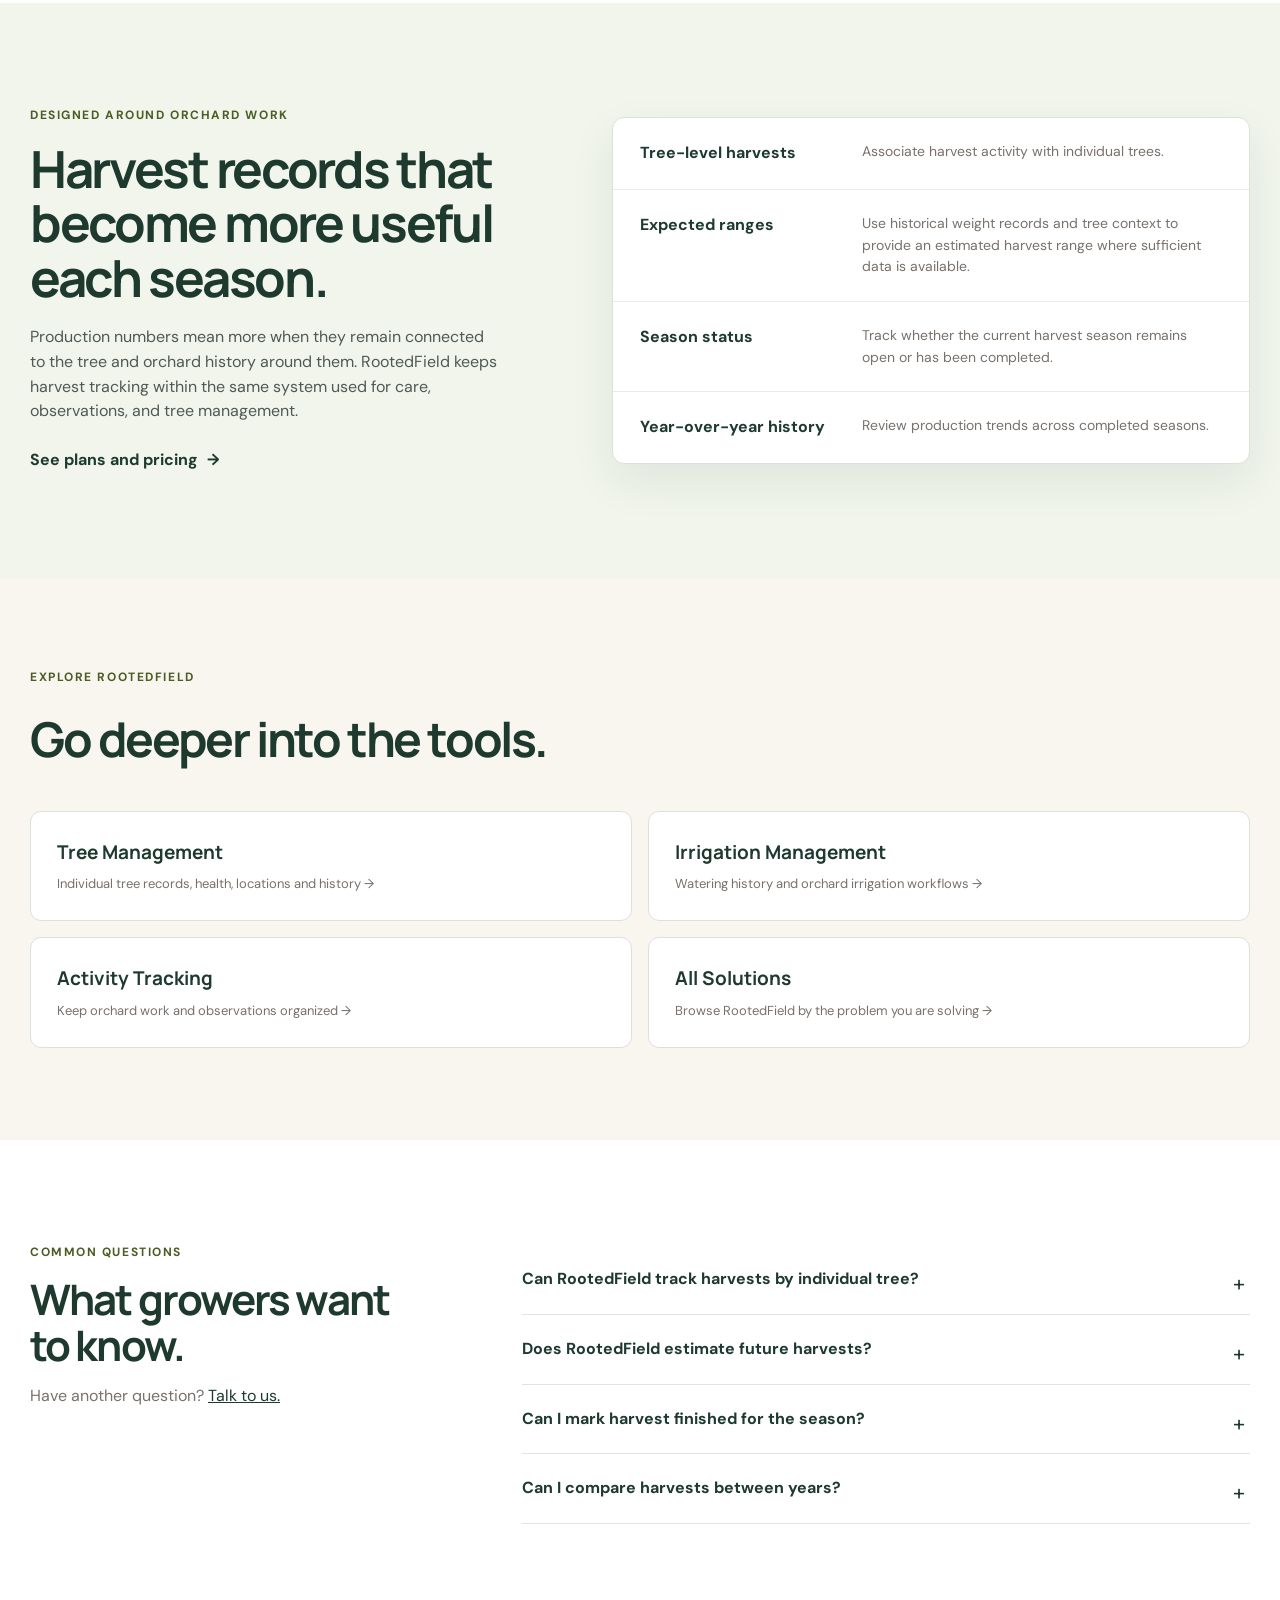
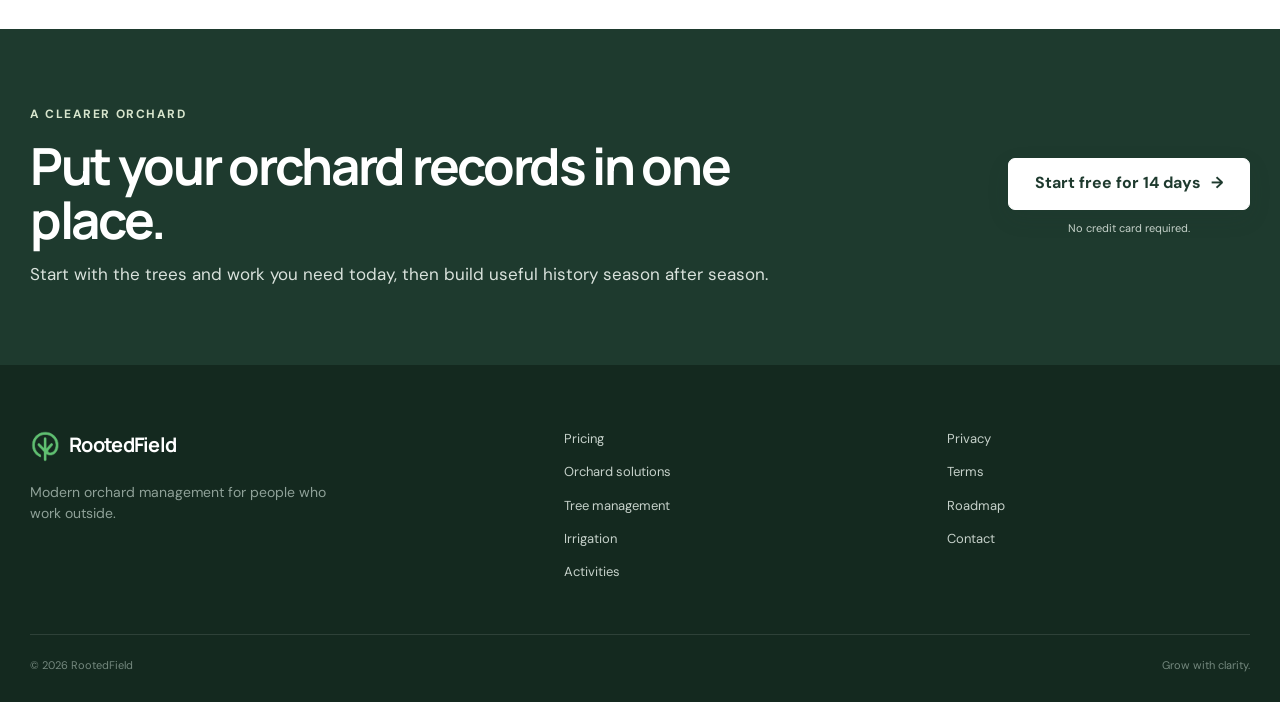
<file: harvest-tracking-software.html>
<!DOCTYPE html>
<html lang="en">
<head>
  <meta charset="UTF-8">
  <meta name="viewport" content="width=device-width, initial-scale=1.0">
  <title>Orchard Harvest Tracking Software | RootedField</title>
  <meta name="description" content="Orchard harvest tracking software for recording harvest activity, tree-level production history, expected ranges, seasonal progress, and year-over-year orchard performance.">
  <meta name="robots" content="index, follow">
  <meta name="theme-color" content="#1e3a2e">
  <link rel="canonical" href="https://rootedfield.com/harvest-tracking-software.html">
  <link rel="icon" href="/favicon.ico"><link rel="apple-touch-icon" href="/apple-touch-icon.png">
  <meta property="og:title" content="Orchard Harvest Tracking Software | RootedField"><meta property="og:description" content="Orchard harvest tracking software for recording harvest activity, tree-level production history, expected ranges, seasonal progress, and year-over-year orchard performance."><meta property="og:type" content="website"><meta property="og:url" content="https://rootedfield.com/harvest-tracking-software.html"><meta property="og:image" content="https://rootedfield.com/hero-orchard.jpg">
  <meta name="twitter:card" content="summary_large_image"><meta name="twitter:title" content="Orchard Harvest Tracking Software | RootedField"><meta name="twitter:description" content="Orchard harvest tracking software for recording harvest activity, tree-level production history, expected ranges, seasonal progress, and year-over-year orchard performance."><meta name="twitter:image" content="https://rootedfield.com/hero-orchard.jpg">
  <link rel="preconnect" href="https://fonts.googleapis.com"><link rel="preconnect" href="https://fonts.gstatic.com" crossorigin><link href="https://fonts.googleapis.com/css2?family=DM+Sans:wght@400;500;600;700&amp;family=Manrope:wght@500;600;700&amp;display=swap" rel="stylesheet">
  <link rel="stylesheet" href="styles.css"><link rel="stylesheet" href="feature-pages.css"><link rel="stylesheet" href="seo-pages.css">
  <script type="application/ld+json">{"@context":"https://schema.org","@type":"SoftwareApplication","name":"RootedField","applicationCategory":"BusinessApplication","operatingSystem":"Web","url":"https://rootedfield.com/harvest-tracking-software.html","description":"Orchard harvest tracking software for recording harvest activity, tree-level production history, expected ranges, seasonal progress, and year-over-year orchard performance.","offers":{"@type":"Offer","price":"0","priceCurrency":"USD","description":"Free plan and 14-day paid-plan trial available."}}</script>
  <script type="application/ld+json">{"@context":"https://schema.org","@type":"FAQPage","mainEntity":[{"@type":"Question","name":"Can RootedField track harvests by individual tree?","acceptedAnswer":{"@type":"Answer","text":"Yes. Harvest activity can be associated with individual tree records."}},{"@type":"Question","name":"Does RootedField estimate future harvests?","acceptedAnswer":{"@type":"Answer","text":"RootedField can provide an expected harvest range using available tree and historical harvest information. It is an estimate, not a guaranteed yield forecast."}},{"@type":"Question","name":"Can I mark harvest finished for the season?","acceptedAnswer":{"@type":"Answer","text":"Yes. Harvest seasons can be marked complete and reopened if additional records need to be added."}},{"@type":"Question","name":"Can I compare harvests between years?","acceptedAnswer":{"@type":"Answer","text":"Yes. Historical harvest records can be used to review year-over-year production."}}]}</script>
</head>
<body class="feature-page seo-feature">
  <a class="skip-link" href="#main">Skip to content</a>
  <header class="site-header"><div class="shell header-inner"><a class="brand" href="index.html" aria-label="RootedField home"><img src="logo_only.png" alt=""><span>RootedField</span></a><button class="menu-toggle" type="button" aria-expanded="false" aria-controls="site-nav"><span></span><span></span><span></span><span class="sr-only">Menu</span></button><nav id="site-nav" class="site-nav" aria-label="Primary navigation"><a href="index.html#features">Features</a><a href="pricing.html">Pricing</a><a href="https://rootedfield.featurebase.app/changelog" target="_blank" rel="noopener noreferrer">Resources</a><a href="index.html#about">About</a></nav><div class="header-actions"><a class="login-link" href="https://app.rootedfield.com">Log in</a><a class="button button-small" href="https://app.rootedfield.com/signup?trial=true" data-cta="seo_header">Start free for 14 days</a></div></div></header>
  <main id="main">
    <section class="seo-hero"><div class="shell seo-hero-grid"><div><p class="eyebrow">Orchard harvest tracking</p><h1>Keep harvest history connected to the trees that produced it.</h1><p class="seo-lede">RootedField helps orchard growers record harvest activity and build production history alongside the tree records, care history, and field observations that provide context for each season.</p><div class="button-row"><a class="button" href="https://app.rootedfield.com/signup?trial=true" data-cta="seo_hero">Start free for 14 days</a><a class="text-link" href="solutions.html">Explore orchard solutions <span aria-hidden="true">→</span></a></div><ul class="proof-list"><li>No credit card required</li><li>Free plan available</li><li>Works on any device</li></ul></div><div class="seo-hero-visual"><img src="hero-orchard.jpg" alt="Rows of trees in a managed orchard" width="1536" height="1024"></div></div></section>
    <section class="feature-proof seo-proof"><div class="shell feature-proof-grid"><article><span>01</span><h2>Record harvest activity</h2><p>Log harvests as part of the orchard activity history rather than maintaining a separate harvest spreadsheet.</p></article><article><span>02</span><h2>See production over time</h2><p>Use historical harvest records to review year-over-year production and tree-level performance.</p></article><article><span>03</span><h2>Close out the season</h2><p>Mark harvest seasons complete when you are finished recording production so current-year progress has clear context.</p></article></div></section>
    <section class="feature-deep-dive"><div class="shell deep-dive-grid"><div><p class="eyebrow">Designed around orchard work</p><h2>Harvest records that become more useful each season.</h2><p>Production numbers mean more when they remain connected to the tree and orchard history around them. RootedField keeps harvest tracking within the same system used for care, observations, and tree management.</p><a class="text-link" href="pricing.html">See plans and pricing <span aria-hidden="true">→</span></a></div><dl class="detail-list"><div><dt>Tree-level harvests</dt><dd>Associate harvest activity with individual trees.</dd></div><div><dt>Expected ranges</dt><dd>Use historical weight records and tree context to provide an estimated harvest range where sufficient data is available.</dd></div><div><dt>Season status</dt><dd>Track whether the current harvest season remains open or has been completed.</dd></div><div><dt>Year-over-year history</dt><dd>Review production trends across completed seasons.</dd></div></dl></div></section>
    <section class="seo-related"><div class="shell"><p class="eyebrow">Explore RootedField</p><h2>Go deeper into the tools.</h2><div class="seo-link-grid"><a href="tree-management.html"><strong>Tree Management</strong><span>Individual tree records, health, locations and history →</span></a><a href="orchard-irrigation-management.html"><strong>Irrigation Management</strong><span>Watering history and orchard irrigation workflows →</span></a><a href="farm-field-activity-tracking.html"><strong>Activity Tracking</strong><span>Keep orchard work and observations organized →</span></a><a href="solutions.html"><strong>All Solutions</strong><span>Browse RootedField by the problem you are solving →</span></a></div></div></section>
    <section class="faq-section seo-faq"><div class="shell faq-grid"><div><p class="eyebrow">Common questions</p><h2>What growers want to know.</h2><p class="faq-intro">Have another question? <a href="mailto:support@rootedfield.com">Talk to us.</a></p></div><div class="faq-list"><details><summary>Can RootedField track harvests by individual tree?</summary><p>Yes. Harvest activity can be associated with individual tree records.</p></details><details><summary>Does RootedField estimate future harvests?</summary><p>RootedField can provide an expected harvest range using available tree and historical harvest information. It is an estimate, not a guaranteed yield forecast.</p></details><details><summary>Can I mark harvest finished for the season?</summary><p>Yes. Harvest seasons can be marked complete and reopened if additional records need to be added.</p></details><details><summary>Can I compare harvests between years?</summary><p>Yes. Historical harvest records can be used to review year-over-year production.</p></details></div></div></section>
    <section class="final-cta"><div class="shell final-cta-inner"><div><p class="eyebrow light">A clearer orchard</p><h2>Put your orchard records in one place.</h2><p>Start with the trees and work you need today, then build useful history season after season.</p></div><div><a class="button button-light" href="https://app.rootedfield.com/signup?trial=true" data-cta="seo_final">Start free for 14 days <span aria-hidden="true">→</span></a><small>No credit card required.</small></div></div></section>
  </main>
  <footer class="site-footer"><div class="shell footer-grid"><div><a class="brand footer-brand" href="index.html"><img src="logo_only.png" alt=""><span>RootedField</span></a><p>Modern orchard management for people who work outside.</p></div><nav aria-label="Footer navigation"><a href="pricing.html">Pricing</a><a href="solutions.html">Orchard solutions</a><a href="tree-management.html">Tree management</a><a href="orchard-irrigation-management.html">Irrigation</a><a href="farm-field-activity-tracking.html">Activities</a></nav><nav aria-label="Legal and support"><a href="privacy.html">Privacy</a><a href="terms.html">Terms</a><a href="https://rootedfield.featurebase.app/roadmap" target="_blank" rel="noopener noreferrer">Roadmap</a><a href="mailto:support@rootedfield.com">Contact</a></nav></div><div class="shell footer-bottom"><span>© <span id="year"></span> RootedField</span><span>Grow with clarity.</span></div></footer>
  <div id="cookie-consent-banner" class="cookie-banner" hidden><div><strong>Cookie preferences</strong><p>We use necessary cookies to operate the site. With permission, analytics help us improve RootedField.</p></div><div class="cookie-actions"><button onclick="acceptAnalytics()">Accept analytics</button><button onclick="acceptNecessaryOnly()">Necessary only</button><button onclick="rejectCookies()">Reject</button></div></div>
  <script src="consent.js"></script><script src="script.js"></script>
</body>
</html>
</file>
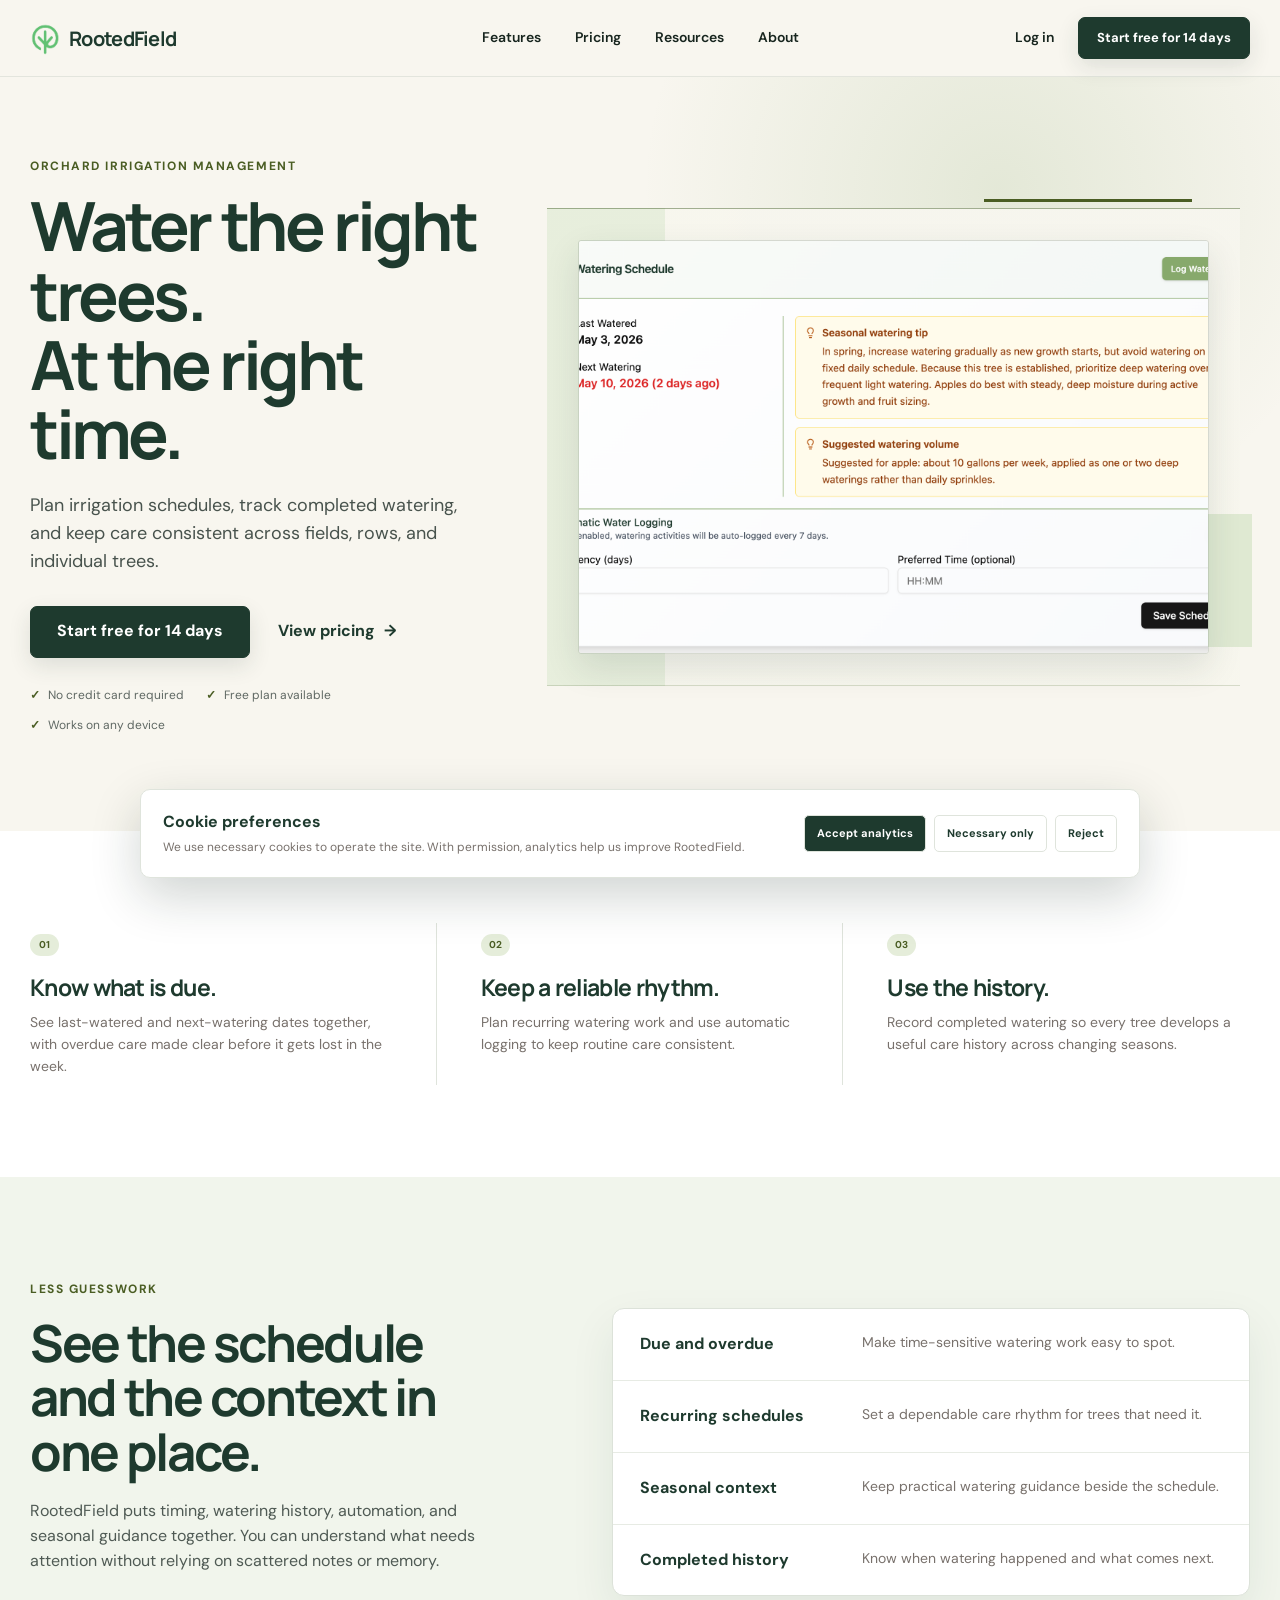
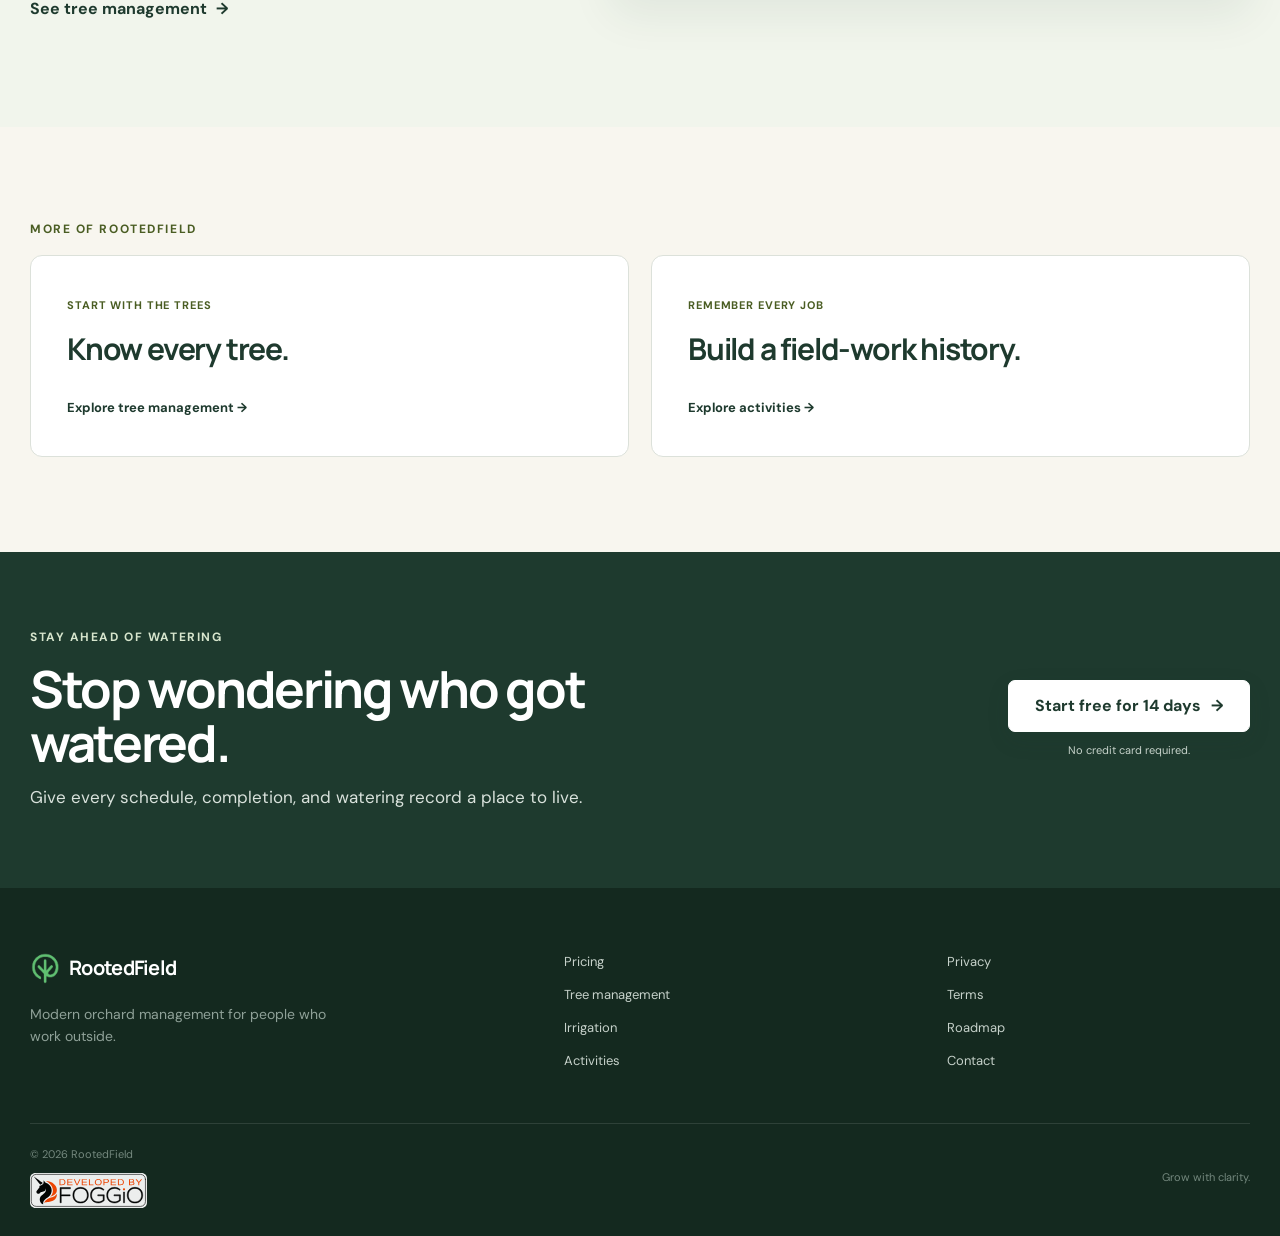
<file: orchard-irrigation-management.html>
<!DOCTYPE html>
<html lang="en">
<head>
  <meta charset="UTF-8"><meta name="viewport" content="width=device-width, initial-scale=1.0">
  <title>Orchard Irrigation Management Software | RootedField</title>
  <meta name="description" content="RootedField helps growers plan, track, and manage orchard irrigation schedules so trees receive consistent care throughout the season."><meta name="robots" content="index, follow"><meta name="theme-color" content="#1e3a2e"><link rel="canonical" href="https://rootedfield.com/orchard-irrigation-management.html"><link rel="icon" href="/favicon.ico"><link rel="apple-touch-icon" href="/apple-touch-icon.png">
  <meta property="og:title" content="Orchard Irrigation Management Software | RootedField"><meta property="og:description" content="Plan, track, and manage orchard irrigation schedules from one simple platform."><meta property="og:type" content="website"><meta property="og:url" content="https://rootedfield.com/orchard-irrigation-management.html"><meta property="og:image" content="https://rootedfield.com/orchard-irrigation-management.png"><meta name="twitter:card" content="summary_large_image"><meta name="twitter:title" content="Orchard Irrigation Management Software | RootedField"><meta name="twitter:image" content="https://rootedfield.com/orchard-irrigation-management.png">
  <link rel="preconnect" href="https://fonts.googleapis.com"><link rel="preconnect" href="https://fonts.gstatic.com" crossorigin><link href="https://fonts.googleapis.com/css2?family=DM+Sans:wght@400;500;600;700&amp;family=Manrope:wght@500;600;700&amp;display=swap" rel="stylesheet"><link rel="stylesheet" href="styles.css"><link rel="stylesheet" href="feature-pages.css"><link rel="stylesheet" href="product-compositions.css">
  <script type="application/ld+json">{"@context":"https://schema.org","@type":"SoftwareApplication","name":"RootedField Irrigation Management","applicationCategory":"BusinessApplication","operatingSystem":"Web","url":"https://rootedfield.com/orchard-irrigation-management.html","description":"Plan, track, and manage orchard irrigation schedules and watering history.","offers":{"@type":"Offer","price":"0","priceCurrency":"USD","description":"Free plan and 14-day paid-plan trial available."}}</script>
</head>
<body class="feature-page irrigation-feature">
  <a class="skip-link" href="#main">Skip to content</a>
  <header class="site-header"><div class="shell header-inner"><a class="brand" href="index.html" aria-label="RootedField home"><img src="logo_only.png" alt=""><span>RootedField</span></a><button class="menu-toggle" type="button" aria-expanded="false" aria-controls="site-nav"><span></span><span></span><span></span><span class="sr-only">Menu</span></button><nav id="site-nav" class="site-nav" aria-label="Primary navigation"><a href="index.html#features" aria-current="page">Features</a><a href="pricing.html">Pricing</a><a href="https://rootedfield.featurebase.app/changelog" target="_blank" rel="noopener noreferrer">Resources</a><a href="index.html#about">About</a></nav><div class="header-actions"><a class="login-link" href="https://app.rootedfield.com">Log in</a><a class="button button-small" href="https://app.rootedfield.com/signup?trial=true" data-cta="irrigation_header">Start free for 14 days</a></div></div></header>
  <main id="main">
    <section class="feature-hero"><div class="shell feature-hero-grid"><div class="feature-hero-copy"><p class="eyebrow">Orchard irrigation management</p><h1>Water the right trees.<br>At the right time.</h1><p>Plan irrigation schedules, track completed watering, and keep care consistent across fields, rows, and individual trees.</p><div class="button-row"><a class="button" href="https://app.rootedfield.com/signup?trial=true" data-cta="irrigation_hero">Start free for 14 days</a><a class="text-link" href="pricing.html">View pricing <span aria-hidden="true">→</span></a></div><ul class="proof-list"><li>No credit card required</li><li>Free plan available</li><li>Works on any device</li></ul></div><div class="feature-product-shot irrigation-shot composition-modular"><img src="orchard-irrigation-management.png" alt="RootedField watering schedule showing last watered, next watering, seasonal guidance, and automation" width="2028" height="1132"></div></div></section>
    <section class="feature-proof"><div class="shell feature-proof-grid"><article><span>01</span><h2>Know what is due.</h2><p>See last-watered and next-watering dates together, with overdue care made clear before it gets lost in the week.</p></article><article><span>02</span><h2>Keep a reliable rhythm.</h2><p>Plan recurring watering work and use automatic logging to keep routine care consistent.</p></article><article><span>03</span><h2>Use the history.</h2><p>Record completed watering so every tree develops a useful care history across changing seasons.</p></article></div></section>
    <section class="feature-deep-dive"><div class="shell deep-dive-grid"><div><p class="eyebrow">Less guesswork</p><h2>See the schedule and the context in one place.</h2><p>RootedField puts timing, watering history, automation, and seasonal guidance together. You can understand what needs attention without relying on scattered notes or memory.</p><a class="text-link" href="tree-management.html">See tree management <span aria-hidden="true">→</span></a></div><dl class="detail-list"><div><dt>Due and overdue</dt><dd>Make time-sensitive watering work easy to spot.</dd></div><div><dt>Recurring schedules</dt><dd>Set a dependable care rhythm for trees that need it.</dd></div><div><dt>Seasonal context</dt><dd>Keep practical watering guidance beside the schedule.</dd></div><div><dt>Completed history</dt><dd>Know when watering happened and what comes next.</dd></div></dl></div></section>
    <section class="related-features"><div class="shell"><p class="eyebrow">More of RootedField</p><div class="related-grid"><a href="tree-management.html"><span>Start with the trees</span><h2>Know every tree.</h2><b>Explore tree management →</b></a><a href="farm-field-activity-tracking.html"><span>Remember every job</span><h2>Build a field-work history.</h2><b>Explore activities →</b></a></div></div></section>
    <section class="final-cta"><div class="shell final-cta-inner"><div><p class="eyebrow light">Stay ahead of watering</p><h2>Stop wondering who got watered.</h2><p>Give every schedule, completion, and watering record a place to live.</p></div><div><a class="button button-light" href="https://app.rootedfield.com/signup?trial=true" data-cta="irrigation_final">Start free for 14 days <span aria-hidden="true">→</span></a><small>No credit card required.</small></div></div></section>
  </main>
  <footer class="site-footer"><div class="shell footer-grid"><div><a class="brand footer-brand" href="index.html"><img src="logo_only.png" alt=""><span>RootedField</span></a><p>Modern orchard management for people who work outside.</p></div><nav aria-label="Footer navigation"><a href="pricing.html">Pricing</a><a href="tree-management.html">Tree management</a><a href="orchard-irrigation-management.html">Irrigation</a><a href="farm-field-activity-tracking.html">Activities</a></nav><nav aria-label="Legal and support"><a href="privacy.html">Privacy</a><a href="terms.html">Terms</a><a href="https://rootedfield.featurebase.app/roadmap" target="_blank" rel="noopener noreferrer">Roadmap</a><a href="mailto:support@rootedfield.com">Contact</a></nav></div><div class="shell footer-bottom"><span class="footer-credit-line"><span>© <span id="year"></span> RootedField</span><a class="footer-foggio" href="https://fogg.io" target="_blank" rel="noopener noreferrer" aria-label="Developed by FOGGiO — visit fogg.io"><img src="foggio_app_badge.svg" alt="Developed by FOGGiO" width="964" height="293" loading="lazy"></a></span><span>Grow with clarity.</span></div></footer>
  <div id="cookie-consent-banner" class="cookie-banner" hidden><div><strong>Cookie preferences</strong><p>We use necessary cookies to operate the site. With permission, analytics help us improve RootedField.</p></div><div class="cookie-actions"><button onclick="acceptAnalytics()">Accept analytics</button><button onclick="acceptNecessaryOnly()">Necessary only</button><button onclick="rejectCookies()">Reject</button></div></div>
  <script src="consent.js"></script><script src="script.js"></script>
</body>
</html>
</file>
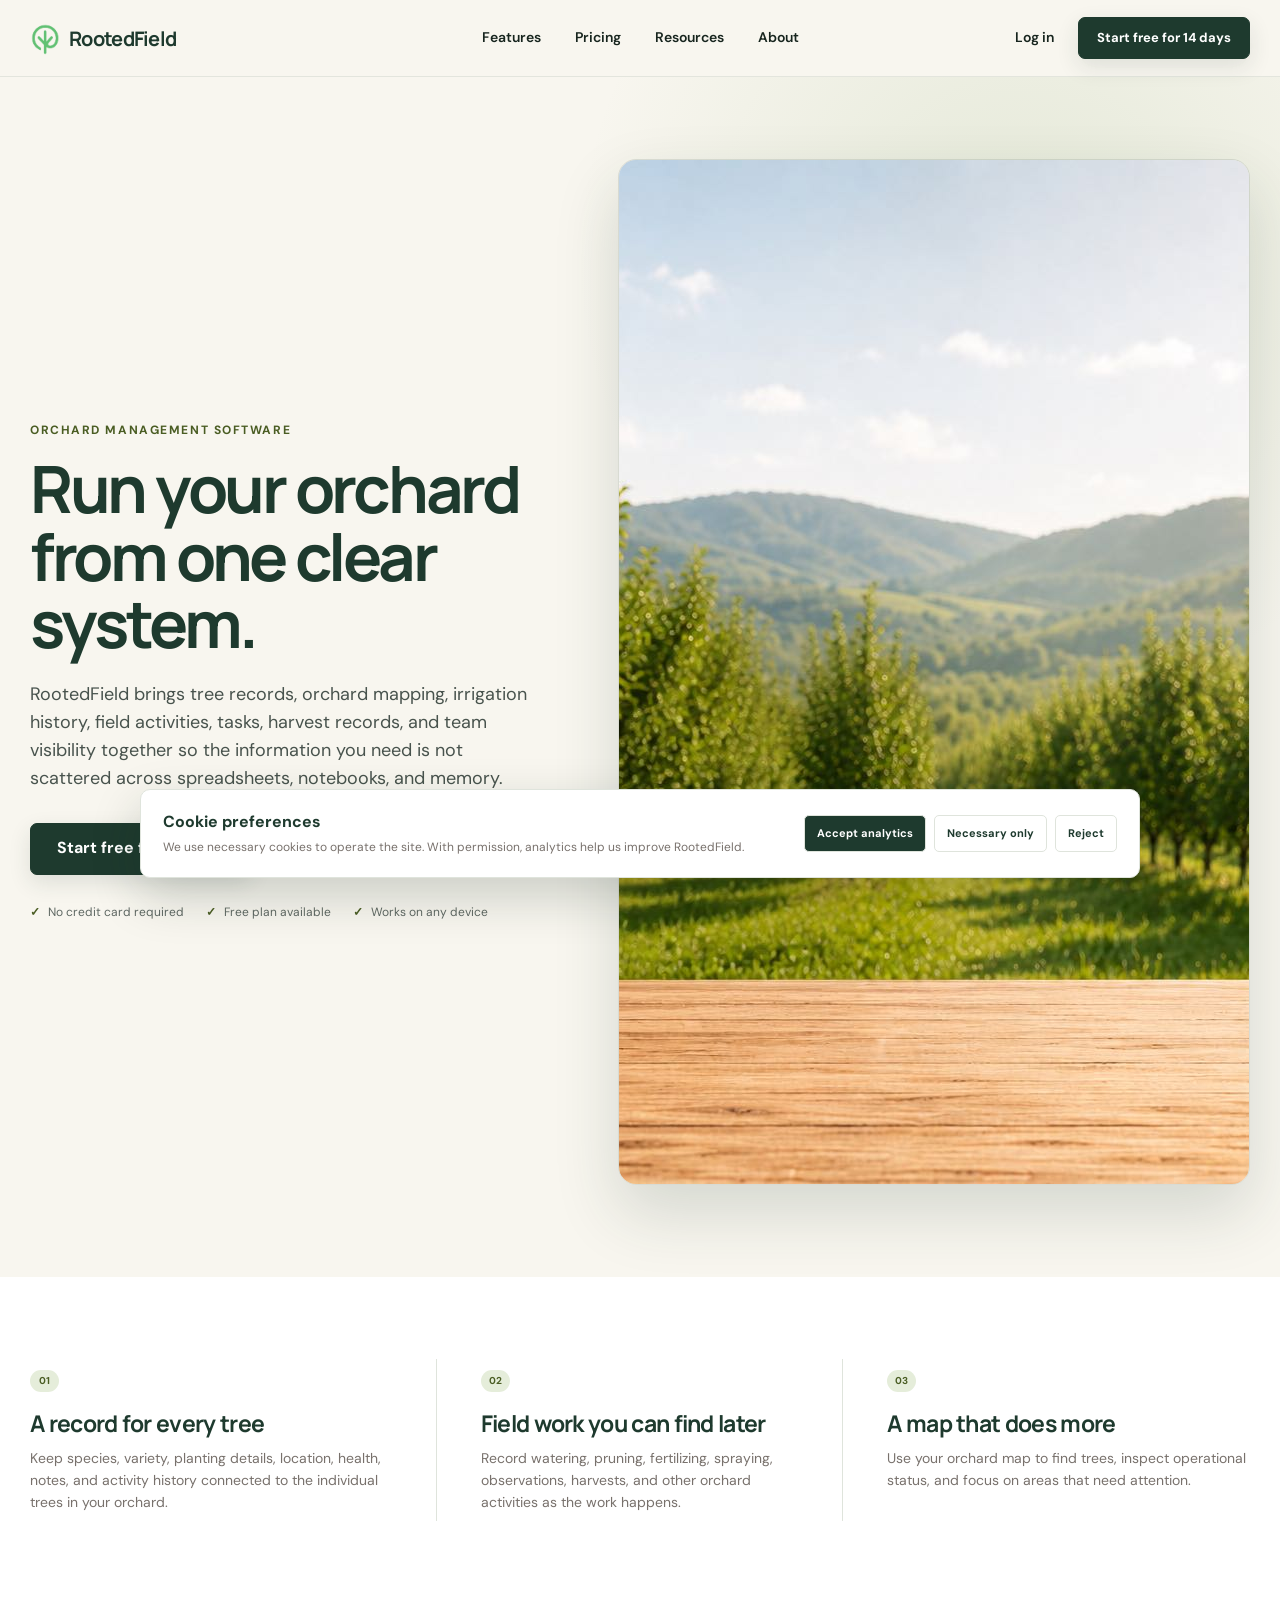
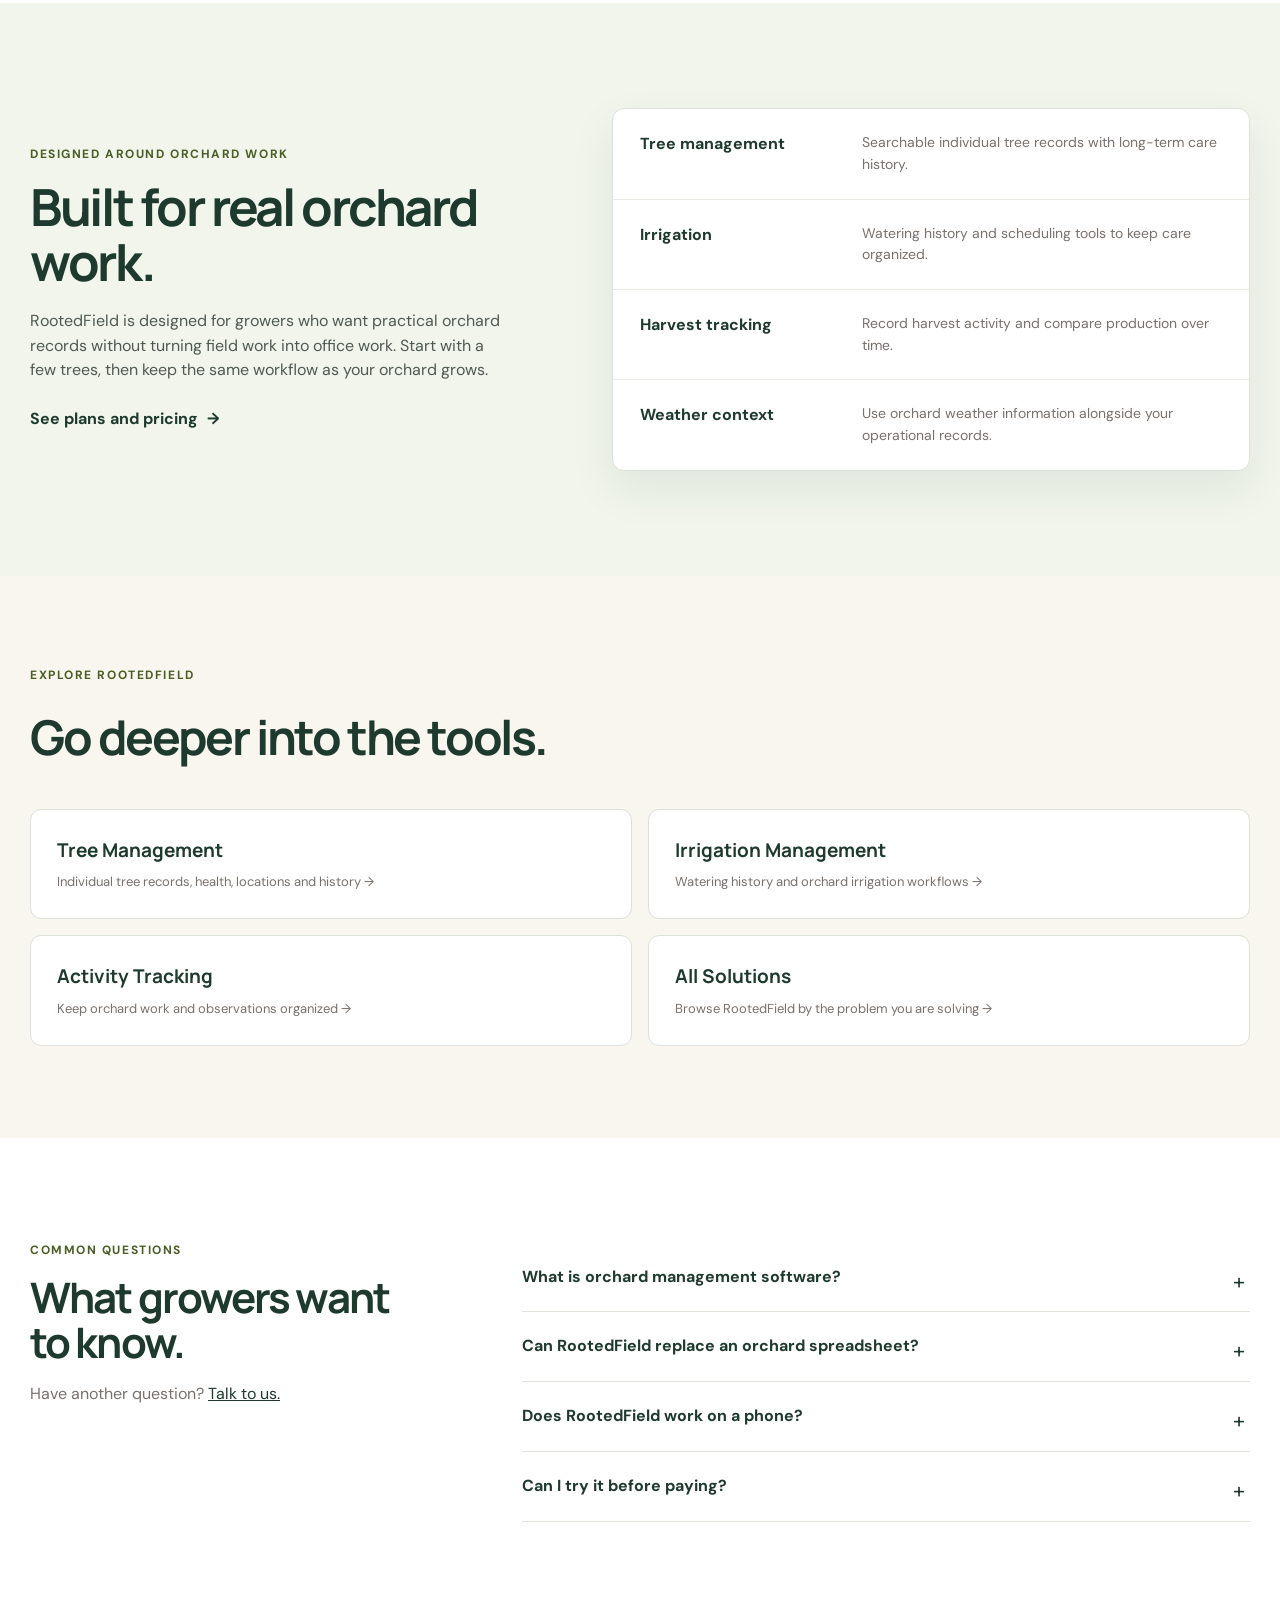
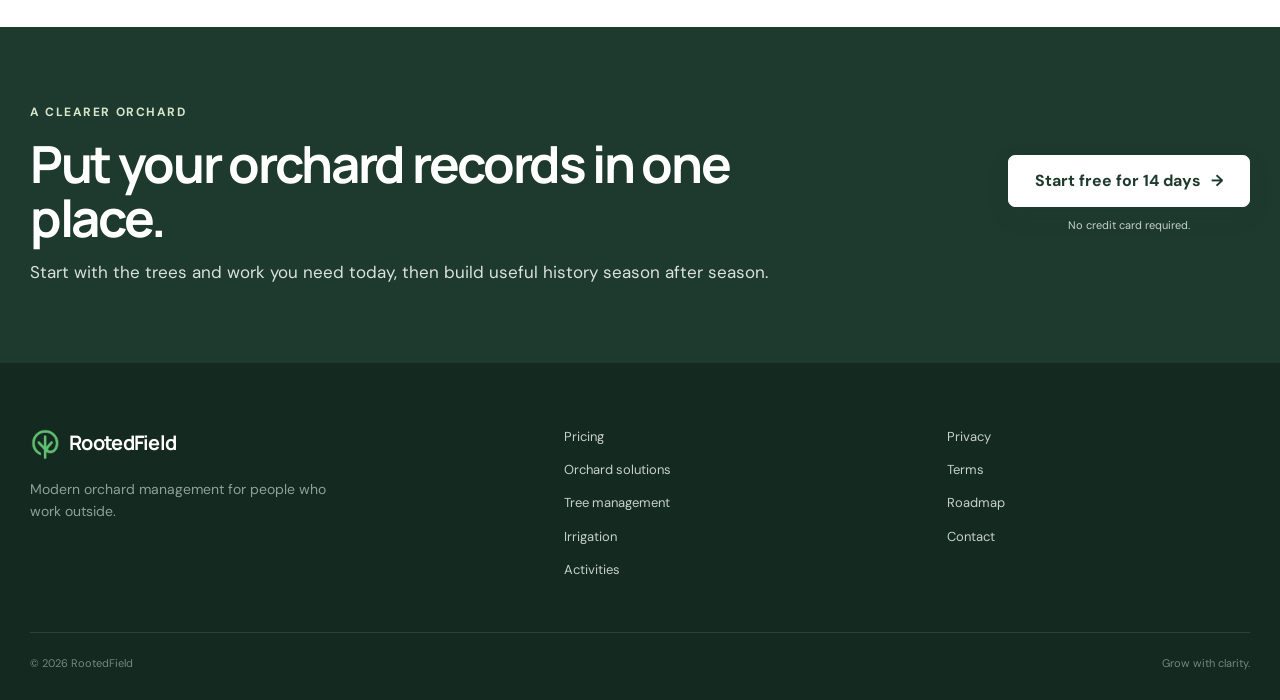
<file: orchard-management-software.html>
<!DOCTYPE html>
<html lang="en">
<head>
  <meta charset="UTF-8">
  <meta name="viewport" content="width=device-width, initial-scale=1.0">
  <title>Orchard Management Software | RootedField</title>
  <meta name="description" content="Orchard management software for tracking trees, field work, irrigation, harvests, health, maps, tasks, and orchard history in one place.">
  <meta name="robots" content="index, follow">
  <meta name="theme-color" content="#1e3a2e">
  <link rel="canonical" href="https://rootedfield.com/orchard-management-software.html">
  <link rel="icon" href="/favicon.ico"><link rel="apple-touch-icon" href="/apple-touch-icon.png">
  <meta property="og:title" content="Orchard Management Software | RootedField"><meta property="og:description" content="Orchard management software for tracking trees, field work, irrigation, harvests, health, maps, tasks, and orchard history in one place."><meta property="og:type" content="website"><meta property="og:url" content="https://rootedfield.com/orchard-management-software.html"><meta property="og:image" content="https://rootedfield.com/hero-orchard.jpg">
  <meta name="twitter:card" content="summary_large_image"><meta name="twitter:title" content="Orchard Management Software | RootedField"><meta name="twitter:description" content="Orchard management software for tracking trees, field work, irrigation, harvests, health, maps, tasks, and orchard history in one place."><meta name="twitter:image" content="https://rootedfield.com/hero-orchard.jpg">
  <link rel="preconnect" href="https://fonts.googleapis.com"><link rel="preconnect" href="https://fonts.gstatic.com" crossorigin><link href="https://fonts.googleapis.com/css2?family=DM+Sans:wght@400;500;600;700&amp;family=Manrope:wght@500;600;700&amp;display=swap" rel="stylesheet">
  <link rel="stylesheet" href="styles.css"><link rel="stylesheet" href="feature-pages.css"><link rel="stylesheet" href="seo-pages.css">
  <script type="application/ld+json">{"@context":"https://schema.org","@type":"SoftwareApplication","name":"RootedField","applicationCategory":"BusinessApplication","operatingSystem":"Web","url":"https://rootedfield.com/orchard-management-software.html","description":"Orchard management software for tracking trees, field work, irrigation, harvests, health, maps, tasks, and orchard history in one place.","offers":{"@type":"Offer","price":"0","priceCurrency":"USD","description":"Free plan and 14-day paid-plan trial available."}}</script>
  <script type="application/ld+json">{"@context":"https://schema.org","@type":"FAQPage","mainEntity":[{"@type":"Question","name":"What is orchard management software?","acceptedAnswer":{"@type":"Answer","text":"Orchard management software keeps tree records, field activities, schedules, harvest information, maps, and other operational data in a digital system built around orchard work."}},{"@type":"Question","name":"Can RootedField replace an orchard spreadsheet?","acceptedAnswer":{"@type":"Answer","text":"RootedField is designed to replace many common tree lists, watering logs, activity sheets, and orchard notes with connected records that are easier to search and maintain."}},{"@type":"Question","name":"Does RootedField work on a phone?","acceptedAnswer":{"@type":"Answer","text":"Yes. RootedField is web-based and works on phones, tablets, and desktop computers."}},{"@type":"Question","name":"Can I try it before paying?","acceptedAnswer":{"@type":"Answer","text":"Yes. Paid plans include a 14-day free trial with no credit card required, and a Free plan is available."}}]}</script>
</head>
<body class="feature-page seo-feature">
  <a class="skip-link" href="#main">Skip to content</a>
  <header class="site-header"><div class="shell header-inner"><a class="brand" href="index.html" aria-label="RootedField home"><img src="logo_only.png" alt=""><span>RootedField</span></a><button class="menu-toggle" type="button" aria-expanded="false" aria-controls="site-nav"><span></span><span></span><span></span><span class="sr-only">Menu</span></button><nav id="site-nav" class="site-nav" aria-label="Primary navigation"><a href="index.html#features">Features</a><a href="pricing.html">Pricing</a><a href="https://rootedfield.featurebase.app/changelog" target="_blank" rel="noopener noreferrer">Resources</a><a href="index.html#about">About</a></nav><div class="header-actions"><a class="login-link" href="https://app.rootedfield.com">Log in</a><a class="button button-small" href="https://app.rootedfield.com/signup?trial=true" data-cta="seo_header">Start free for 14 days</a></div></div></header>
  <main id="main">
    <section class="seo-hero"><div class="shell seo-hero-grid"><div><p class="eyebrow">Orchard management software</p><h1>Run your orchard from one clear system.</h1><p class="seo-lede">RootedField brings tree records, orchard mapping, irrigation history, field activities, tasks, harvest records, and team visibility together so the information you need is not scattered across spreadsheets, notebooks, and memory.</p><div class="button-row"><a class="button" href="https://app.rootedfield.com/signup?trial=true" data-cta="seo_hero">Start free for 14 days</a><a class="text-link" href="solutions.html">Explore orchard solutions <span aria-hidden="true">→</span></a></div><ul class="proof-list"><li>No credit card required</li><li>Free plan available</li><li>Works on any device</li></ul></div><div class="seo-hero-visual"><img src="hero-orchard.jpg" alt="Rows of trees in a managed orchard" width="1536" height="1024"></div></div></section>
    <section class="feature-proof seo-proof"><div class="shell feature-proof-grid"><article><span>01</span><h2>A record for every tree</h2><p>Keep species, variety, planting details, location, health, notes, and activity history connected to the individual trees in your orchard.</p></article><article><span>02</span><h2>Field work you can find later</h2><p>Record watering, pruning, fertilizing, spraying, observations, harvests, and other orchard activities as the work happens.</p></article><article><span>03</span><h2>A map that does more</h2><p>Use your orchard map to find trees, inspect operational status, and focus on areas that need attention.</p></article></div></section>
    <section class="feature-deep-dive"><div class="shell deep-dive-grid"><div><p class="eyebrow">Designed around orchard work</p><h2>Built for real orchard work.</h2><p>RootedField is designed for growers who want practical orchard records without turning field work into office work. Start with a few trees, then keep the same workflow as your orchard grows.</p><a class="text-link" href="pricing.html">See plans and pricing <span aria-hidden="true">→</span></a></div><dl class="detail-list"><div><dt>Tree management</dt><dd>Searchable individual tree records with long-term care history.</dd></div><div><dt>Irrigation</dt><dd>Watering history and scheduling tools to keep care organized.</dd></div><div><dt>Harvest tracking</dt><dd>Record harvest activity and compare production over time.</dd></div><div><dt>Weather context</dt><dd>Use orchard weather information alongside your operational records.</dd></div></dl></div></section>
    <section class="seo-related"><div class="shell"><p class="eyebrow">Explore RootedField</p><h2>Go deeper into the tools.</h2><div class="seo-link-grid"><a href="tree-management.html"><strong>Tree Management</strong><span>Individual tree records, health, locations and history →</span></a><a href="orchard-irrigation-management.html"><strong>Irrigation Management</strong><span>Watering history and orchard irrigation workflows →</span></a><a href="farm-field-activity-tracking.html"><strong>Activity Tracking</strong><span>Keep orchard work and observations organized →</span></a><a href="solutions.html"><strong>All Solutions</strong><span>Browse RootedField by the problem you are solving →</span></a></div></div></section>
    <section class="faq-section seo-faq"><div class="shell faq-grid"><div><p class="eyebrow">Common questions</p><h2>What growers want to know.</h2><p class="faq-intro">Have another question? <a href="mailto:support@rootedfield.com">Talk to us.</a></p></div><div class="faq-list"><details><summary>What is orchard management software?</summary><p>Orchard management software keeps tree records, field activities, schedules, harvest information, maps, and other operational data in a digital system built around orchard work.</p></details><details><summary>Can RootedField replace an orchard spreadsheet?</summary><p>RootedField is designed to replace many common tree lists, watering logs, activity sheets, and orchard notes with connected records that are easier to search and maintain.</p></details><details><summary>Does RootedField work on a phone?</summary><p>Yes. RootedField is web-based and works on phones, tablets, and desktop computers.</p></details><details><summary>Can I try it before paying?</summary><p>Yes. Paid plans include a 14-day free trial with no credit card required, and a Free plan is available.</p></details></div></div></section>
    <section class="final-cta"><div class="shell final-cta-inner"><div><p class="eyebrow light">A clearer orchard</p><h2>Put your orchard records in one place.</h2><p>Start with the trees and work you need today, then build useful history season after season.</p></div><div><a class="button button-light" href="https://app.rootedfield.com/signup?trial=true" data-cta="seo_final">Start free for 14 days <span aria-hidden="true">→</span></a><small>No credit card required.</small></div></div></section>
  </main>
  <footer class="site-footer"><div class="shell footer-grid"><div><a class="brand footer-brand" href="index.html"><img src="logo_only.png" alt=""><span>RootedField</span></a><p>Modern orchard management for people who work outside.</p></div><nav aria-label="Footer navigation"><a href="pricing.html">Pricing</a><a href="solutions.html">Orchard solutions</a><a href="tree-management.html">Tree management</a><a href="orchard-irrigation-management.html">Irrigation</a><a href="farm-field-activity-tracking.html">Activities</a></nav><nav aria-label="Legal and support"><a href="privacy.html">Privacy</a><a href="terms.html">Terms</a><a href="https://rootedfield.featurebase.app/roadmap" target="_blank" rel="noopener noreferrer">Roadmap</a><a href="mailto:support@rootedfield.com">Contact</a></nav></div><div class="shell footer-bottom"><span>© <span id="year"></span> RootedField</span><span>Grow with clarity.</span></div></footer>
  <div id="cookie-consent-banner" class="cookie-banner" hidden><div><strong>Cookie preferences</strong><p>We use necessary cookies to operate the site. With permission, analytics help us improve RootedField.</p></div><div class="cookie-actions"><button onclick="acceptAnalytics()">Accept analytics</button><button onclick="acceptNecessaryOnly()">Necessary only</button><button onclick="rejectCookies()">Reject</button></div></div>
  <script src="consent.js"></script><script src="script.js"></script>
</body>
</html>
</file>
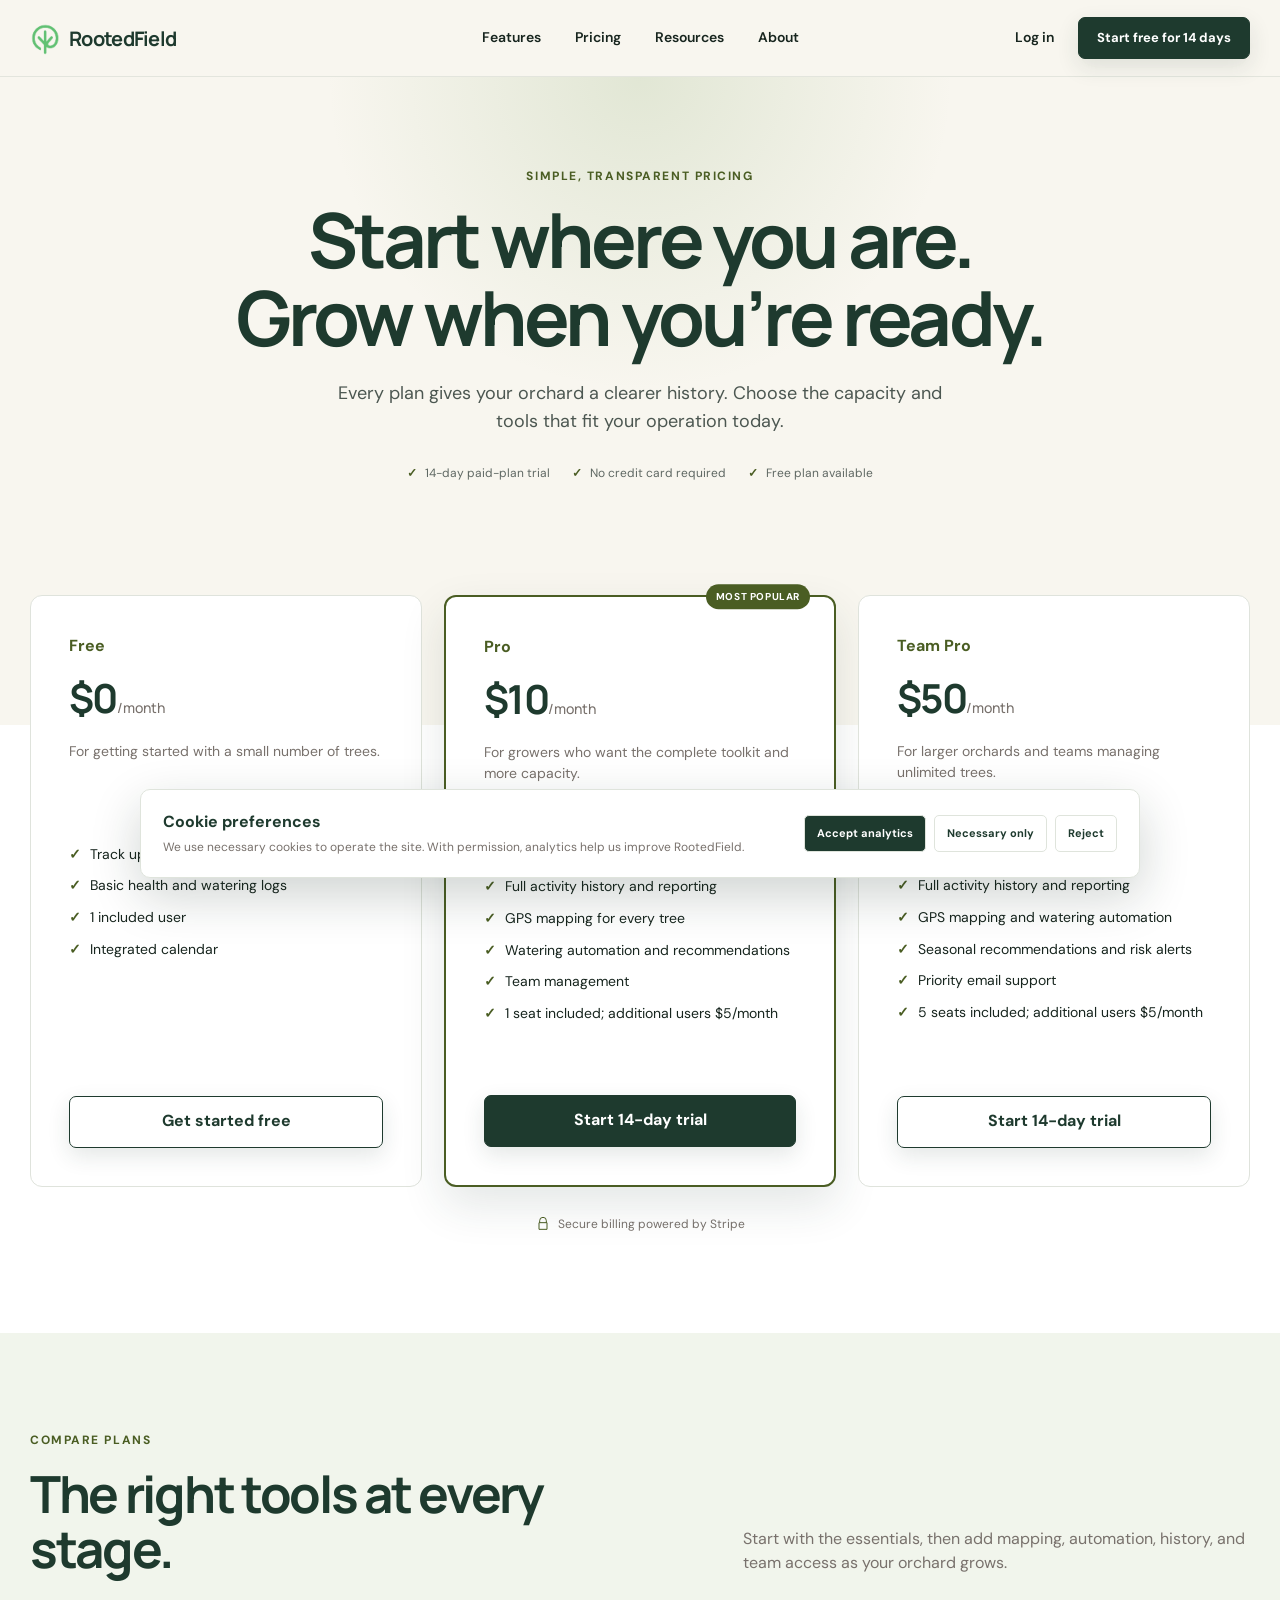
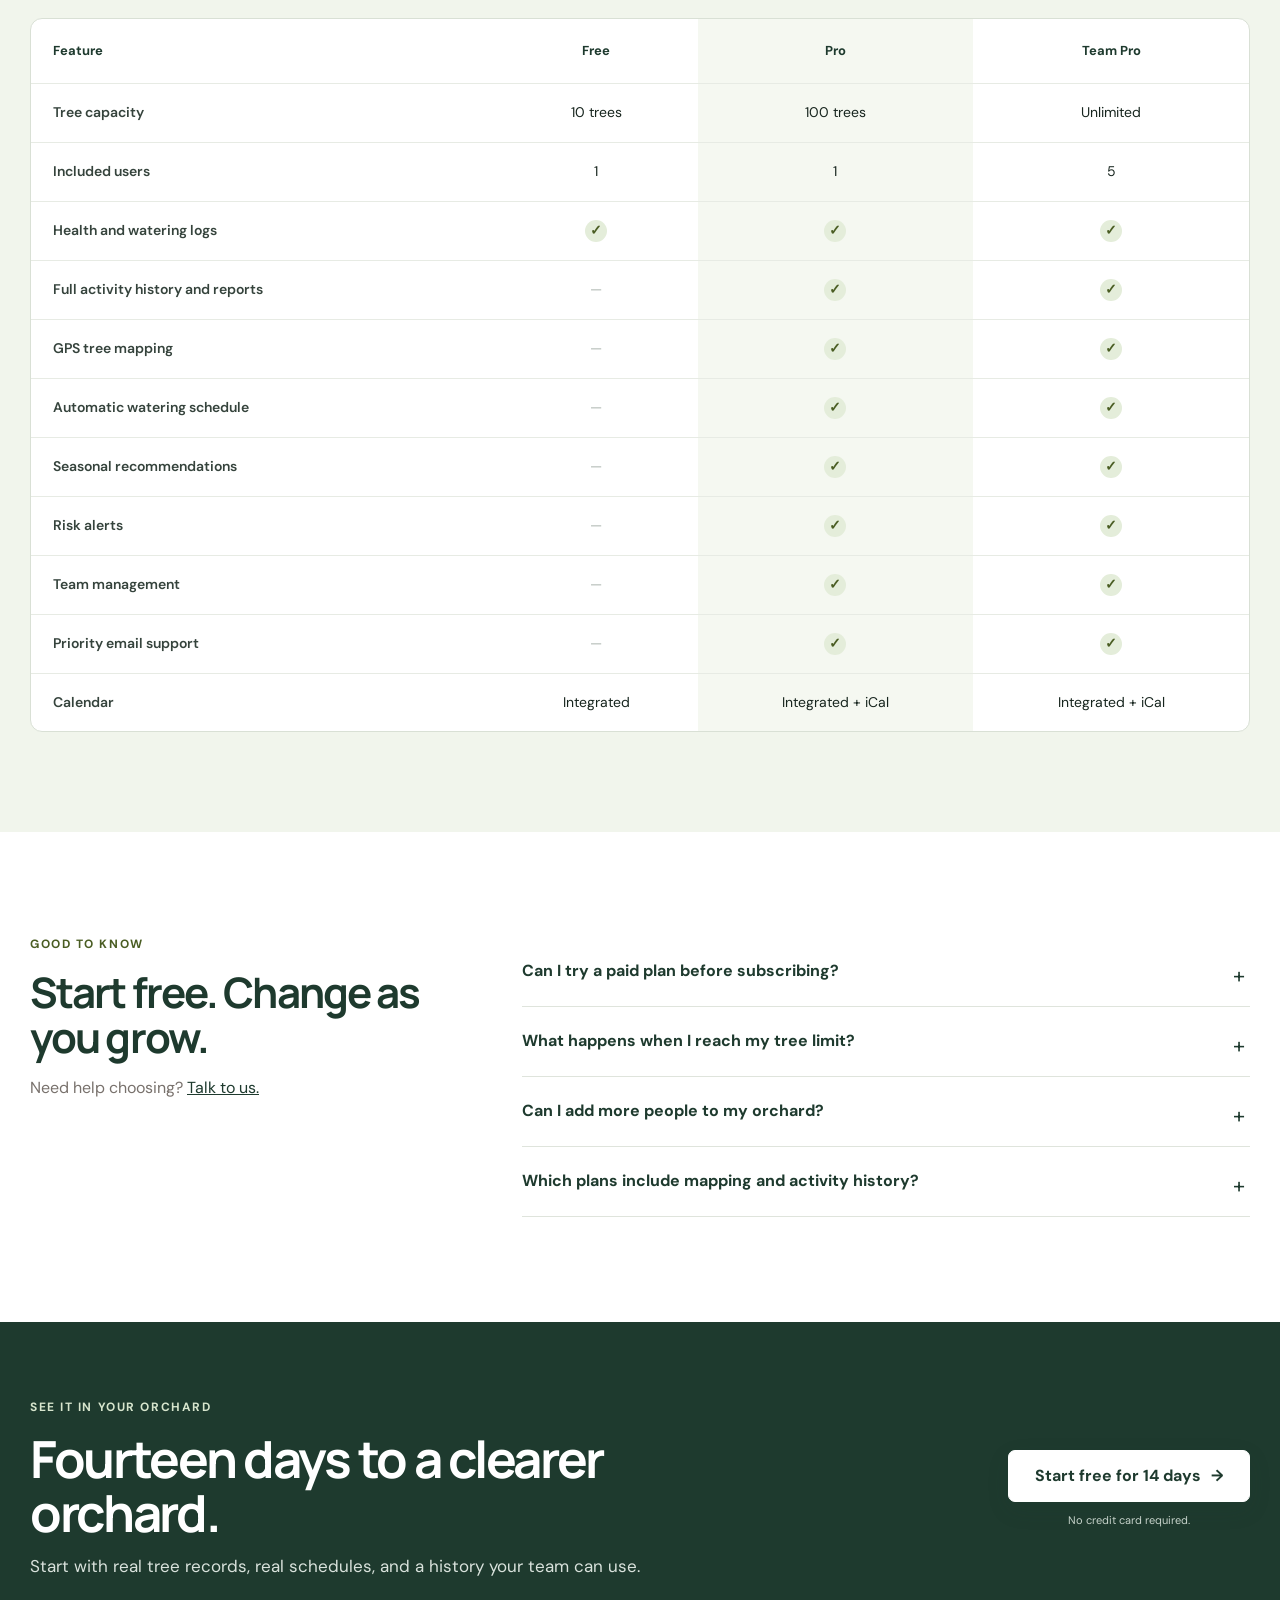
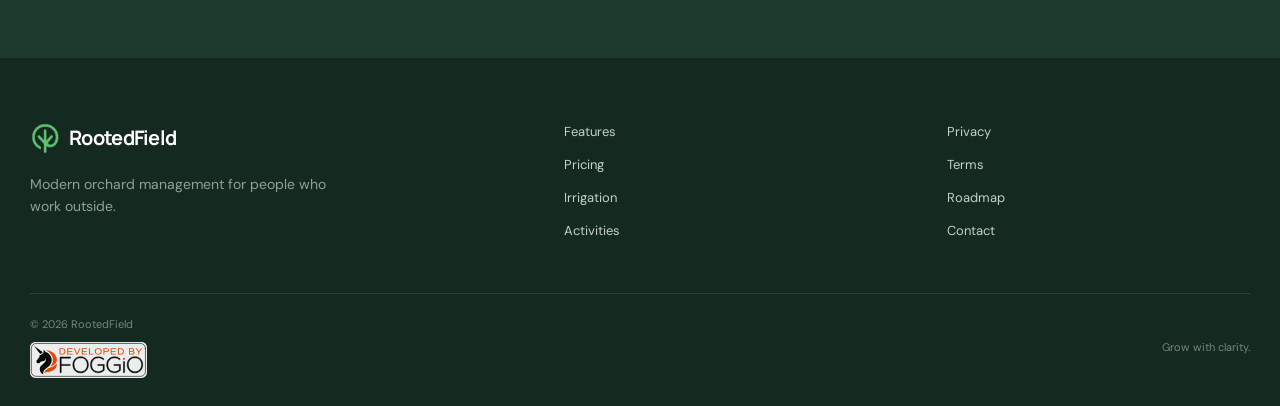
<file: pricing.html>
<!DOCTYPE html>
<html lang="en">
<head>
  <meta charset="UTF-8">
  <meta name="viewport" content="width=device-width, initial-scale=1.0">
  <title>Pricing | RootedField Orchard Management Software</title>
  <meta name="description" content="Choose a RootedField orchard management plan for individual trees, GPS mapping, irrigation schedules, activity history, and team collaboration.">
  <meta name="robots" content="index, follow">
  <meta name="theme-color" content="#1e3a2e">
  <link rel="canonical" href="https://rootedfield.com/pricing.html">
  <link rel="icon" href="/favicon.ico">
  <link rel="apple-touch-icon" href="/apple-touch-icon.png">
  <meta property="og:title" content="RootedField Pricing">
  <meta property="og:description" content="Start free, then choose the orchard management plan that grows with you.">
  <meta property="og:type" content="website">
  <meta property="og:url" content="https://rootedfield.com/pricing.html">
  <link rel="preconnect" href="https://fonts.googleapis.com">
  <link rel="preconnect" href="https://fonts.gstatic.com" crossorigin>
  <link href="https://fonts.googleapis.com/css2?family=DM+Sans:wght@400;500;600;700&amp;family=Manrope:wght@500;600;700&amp;display=swap" rel="stylesheet">
  <link rel="stylesheet" href="styles.css">
  <script type="application/ld+json">
  {"@context":"https://schema.org","@type":"Product","name":"RootedField","description":"Orchard management software for tree tracking, irrigation, mapping, and field activity.","offers":[{"@type":"Offer","name":"Free","price":"0","priceCurrency":"USD"},{"@type":"Offer","name":"Pro","price":"10","priceCurrency":"USD"},{"@type":"Offer","name":"Team Pro","price":"50","priceCurrency":"USD"}]}
  </script>
  <script>
    const GA_MEASUREMENT_ID='G-RL48W4WSTP',CLARITY_PROJECT_ID='wq7iy6zgoy',CONSENT_STORAGE_KEY='rootedfield_cookie_consent';window.dataLayer=window.dataLayer||[];function gtag(){window.dataLayer.push(arguments)}gtag('consent','default',{analytics_storage:'denied',ad_storage:'denied',ad_user_data:'denied',ad_personalization:'denied'});function loadGoogleAnalytics(){if(window.rootedFieldGaLoaded)return;window.rootedFieldGaLoaded=true;const s=document.createElement('script');s.async=true;s.src=`https://www.googletagmanager.com/gtag/js?id=${GA_MEASUREMENT_ID}`;document.head.appendChild(s);gtag('js',new Date());gtag('config',GA_MEASUREMENT_ID,{page_path:location.pathname,page_location:location.href,page_title:document.title})}loadGoogleAnalytics();function loadMicrosoftClarity(){if(window.rootedFieldClarityLoaded)return;window.rootedFieldClarityLoaded=true;(function(c,l,a,r,i,t,y){c[a]=c[a]||function(){(c[a].q=c[a].q||[]).push(arguments)};t=l.createElement(r);t.async=1;t.src='https://www.clarity.ms/tag/'+i;y=l.getElementsByTagName(r)[0];y.parentNode.insertBefore(t,y)})(window,document,'clarity','script',CLARITY_PROJECT_ID)}function hideCookieBanner(){const b=document.getElementById('cookie-consent-banner');if(b)b.hidden=true}function acceptAnalytics(){localStorage.setItem(CONSENT_STORAGE_KEY,'analytics');gtag('consent','update',{analytics_storage:'granted'});loadGoogleAnalytics();loadMicrosoftClarity();hideCookieBanner()}function acceptNecessaryOnly(){localStorage.setItem(CONSENT_STORAGE_KEY,'necessary');hideCookieBanner()}function rejectCookies(){localStorage.setItem(CONSENT_STORAGE_KEY,'rejected');hideCookieBanner()}function hasAnalyticsConsent(){return localStorage.getItem(CONSENT_STORAGE_KEY)==='analytics'}function trackEvent(n,p={}){if(hasAnalyticsConsent()){gtag('event',n,p);if(typeof clarity==='function')clarity('event',n)}}document.addEventListener('DOMContentLoaded',()=>{const c=localStorage.getItem(CONSENT_STORAGE_KEY);if(c==='analytics'){gtag('consent','update',{analytics_storage:'granted'});loadGoogleAnalytics();loadMicrosoftClarity()}else if(!c){document.getElementById('cookie-consent-banner').hidden=false}});
  </script>
</head>
<body class="pricing-page">
  <a class="skip-link" href="#main">Skip to content</a>
  <header class="site-header">
    <div class="shell header-inner">
      <a class="brand" href="index.html" aria-label="RootedField home"><img src="logo_only.png" alt=""><span>RootedField</span></a>
      <button class="menu-toggle" type="button" aria-expanded="false" aria-controls="site-nav"><span></span><span></span><span></span><span class="sr-only">Menu</span></button>
      <nav id="site-nav" class="site-nav" aria-label="Primary navigation"><a href="index.html#features">Features</a><a href="pricing.html" aria-current="page">Pricing</a><a href="https://rootedfield.featurebase.app/changelog" target="_blank" rel="noopener noreferrer">Resources</a><a href="index.html#about">About</a></nav>
      <div class="header-actions"><a class="login-link" href="https://app.rootedfield.com">Log in</a><a class="button button-small" href="https://app.rootedfield.com/signup?trial=true" data-cta="pricing_header">Start free for 14 days</a></div>
    </div>
  </header>

  <main id="main">
    <section class="pricing-hero">
      <div class="shell pricing-hero-inner">
        <p class="eyebrow">Simple, transparent pricing</p>
        <h1>Start where you are.<br>Grow when you’re ready.</h1>
        <p>Every plan gives your orchard a clearer history. Choose the capacity and tools that fit your operation today.</p>
        <ul class="proof-list" aria-label="Trial details"><li>14-day paid-plan trial</li><li>No credit card required</li><li>Free plan available</li></ul>
      </div>
    </section>

    <section class="pricing-plans" aria-labelledby="plans-heading">
      <div class="shell">
        <h2 id="plans-heading" class="sr-only">RootedField plans</h2>
        <div class="pricing-grid pricing-grid-full">
          <article class="price-card">
            <div><p class="plan-name">Free</p><h3>$0<small>/month</small></h3><p>For getting started with a small number of trees.</p></div>
            <ul><li>Track up to 10 trees</li><li>Basic health and watering logs</li><li>1 included user</li><li>Integrated calendar</li></ul>
            <a class="button button-outline" href="https://app.rootedfield.com" data-cta="pricing_free">Get started free</a>
          </article>
          <article class="price-card featured">
            <span class="popular">Most popular</span>
            <div><p class="plan-name">Pro</p><h3>$10<small>/month</small></h3><p>For growers who want the complete toolkit and more capacity.</p></div>
            <ul><li>Track up to 100 trees</li><li>Full activity history and reporting</li><li>GPS mapping for every tree</li><li>Watering automation and recommendations</li><li>Team management</li><li>1 seat included; additional users $5/month</li></ul>
            <a class="button" href="https://app.rootedfield.com/Pricing" data-cta="pricing_pro">Start 14-day trial</a>
          </article>
          <article class="price-card">
            <div><p class="plan-name">Team Pro</p><h3>$50<small>/month</small></h3><p>For larger orchards and teams managing unlimited trees.</p></div>
            <ul><li>Unlimited trees</li><li>Full activity history and reporting</li><li>GPS mapping and watering automation</li><li>Seasonal recommendations and risk alerts</li><li>Priority email support</li><li>5 seats included; additional users $5/month</li></ul>
            <a class="button button-outline" href="https://app.rootedfield.com/Pricing" data-cta="pricing_team">Start 14-day trial</a>
          </article>
        </div>
        <p class="secure-billing"><svg aria-hidden="true" viewBox="0 0 24 24"><path d="M7 10V7a5 5 0 0 1 10 0v3m-11 0h12v10H6z"/></svg>Secure billing powered by Stripe</p>
      </div>
    </section>

    <section class="comparison-section">
      <div class="shell">
        <div class="comparison-heading"><div><p class="eyebrow">Compare plans</p><h2>The right tools at every stage.</h2></div><p>Start with the essentials, then add mapping, automation, history, and team access as your orchard grows.</p></div>
        <div class="comparison-scroll" tabindex="0" aria-label="Scrollable plan comparison">
          <table class="comparison-table">
            <thead><tr><th scope="col">Feature</th><th scope="col">Free</th><th scope="col" class="pro-column">Pro</th><th scope="col">Team Pro</th></tr></thead>
            <tbody>
              <tr><th scope="row">Tree capacity</th><td>10 trees</td><td class="pro-column">100 trees</td><td>Unlimited</td></tr>
              <tr><th scope="row">Included users</th><td>1</td><td class="pro-column">1</td><td>5</td></tr>
              <tr><th scope="row">Health and watering logs</th><td><span class="check">✓</span></td><td class="pro-column"><span class="check">✓</span></td><td><span class="check">✓</span></td></tr>
              <tr><th scope="row">Full activity history and reports</th><td><span class="dash">—</span></td><td class="pro-column"><span class="check">✓</span></td><td><span class="check">✓</span></td></tr>
              <tr><th scope="row">GPS tree mapping</th><td><span class="dash">—</span></td><td class="pro-column"><span class="check">✓</span></td><td><span class="check">✓</span></td></tr>
              <tr><th scope="row">Automatic watering schedule</th><td><span class="dash">—</span></td><td class="pro-column"><span class="check">✓</span></td><td><span class="check">✓</span></td></tr>
              <tr><th scope="row">Seasonal recommendations</th><td><span class="dash">—</span></td><td class="pro-column"><span class="check">✓</span></td><td><span class="check">✓</span></td></tr>
              <tr><th scope="row">Risk alerts</th><td><span class="dash">—</span></td><td class="pro-column"><span class="check">✓</span></td><td><span class="check">✓</span></td></tr>
              <tr><th scope="row">Team management</th><td><span class="dash">—</span></td><td class="pro-column"><span class="check">✓</span></td><td><span class="check">✓</span></td></tr>
              <tr><th scope="row">Priority email support</th><td><span class="dash">—</span></td><td class="pro-column"><span class="check">✓</span></td><td><span class="check">✓</span></td></tr>
              <tr><th scope="row">Calendar</th><td>Integrated</td><td class="pro-column">Integrated + iCal</td><td>Integrated + iCal</td></tr>
            </tbody>
          </table>
        </div>
      </div>
    </section>

    <section class="pricing-faq">
      <div class="shell faq-grid"><div><p class="eyebrow">Good to know</p><h2>Start free. Change as you grow.</h2><p class="faq-intro">Need help choosing? <a href="mailto:support@rootedfield.com">Talk to us.</a></p></div><div class="faq-list">
        <details><summary>Can I try a paid plan before subscribing?</summary><p>Yes. Pro and Team Pro include a 14-day free trial, and no credit card is required to start.</p></details>
        <details><summary>What happens when I reach my tree limit?</summary><p>You can move to the next plan whenever your orchard needs more capacity. Your existing records stay together in RootedField.</p></details>
        <details><summary>Can I add more people to my orchard?</summary><p>Yes. Pro includes one seat and Team Pro includes five. Additional users are $5 per month.</p></details>
        <details><summary>Which plans include mapping and activity history?</summary><p>GPS mapping, full activity history, and reports are included with Pro and Team Pro.</p></details>
      </div></div>
    </section>

    <section class="final-cta"><div class="shell final-cta-inner"><div><p class="eyebrow light">See it in your orchard</p><h2>Fourteen days to a clearer orchard.</h2><p>Start with real tree records, real schedules, and a history your team can use.</p></div><div><a class="button button-light" href="https://app.rootedfield.com/signup?trial=true" data-cta="pricing_final">Start free for 14 days <span aria-hidden="true">→</span></a><small>No credit card required.</small></div></div></section>
  </main>

  <footer class="site-footer"><div class="shell footer-grid"><div><a class="brand footer-brand" href="index.html"><img src="logo_only.png" alt=""><span>RootedField</span></a><p>Modern orchard management for people who work outside.</p></div><nav aria-label="Footer navigation"><a href="index.html#features">Features</a><a href="pricing.html">Pricing</a><a href="orchard-irrigation-management.html">Irrigation</a><a href="farm-field-activity-tracking.html">Activities</a></nav><nav aria-label="Legal and support"><a href="privacy.html">Privacy</a><a href="terms.html">Terms</a><a href="https://rootedfield.featurebase.app/roadmap" target="_blank" rel="noopener noreferrer">Roadmap</a><a href="mailto:support@rootedfield.com">Contact</a></nav></div><div class="shell footer-bottom"><span class="footer-credit-line"><span>© <span id="year"></span> RootedField</span><a class="footer-foggio" href="https://fogg.io" target="_blank" rel="noopener noreferrer" aria-label="Developed by FOGGiO — visit fogg.io"><img src="foggio_app_badge.svg" alt="Developed by FOGGiO" width="964" height="293" loading="lazy"></a></span><span>Grow with clarity.</span></div></footer>
  <div id="cookie-consent-banner" class="cookie-banner" hidden><div><strong>Cookie preferences</strong><p>We use necessary cookies to operate the site. With permission, analytics help us improve RootedField.</p></div><div class="cookie-actions"><button onclick="acceptAnalytics()">Accept analytics</button><button onclick="acceptNecessaryOnly()">Necessary only</button><button onclick="rejectCookies()">Reject</button></div></div>
  <script src="script.js"></script>
</body>
</html>
</file>
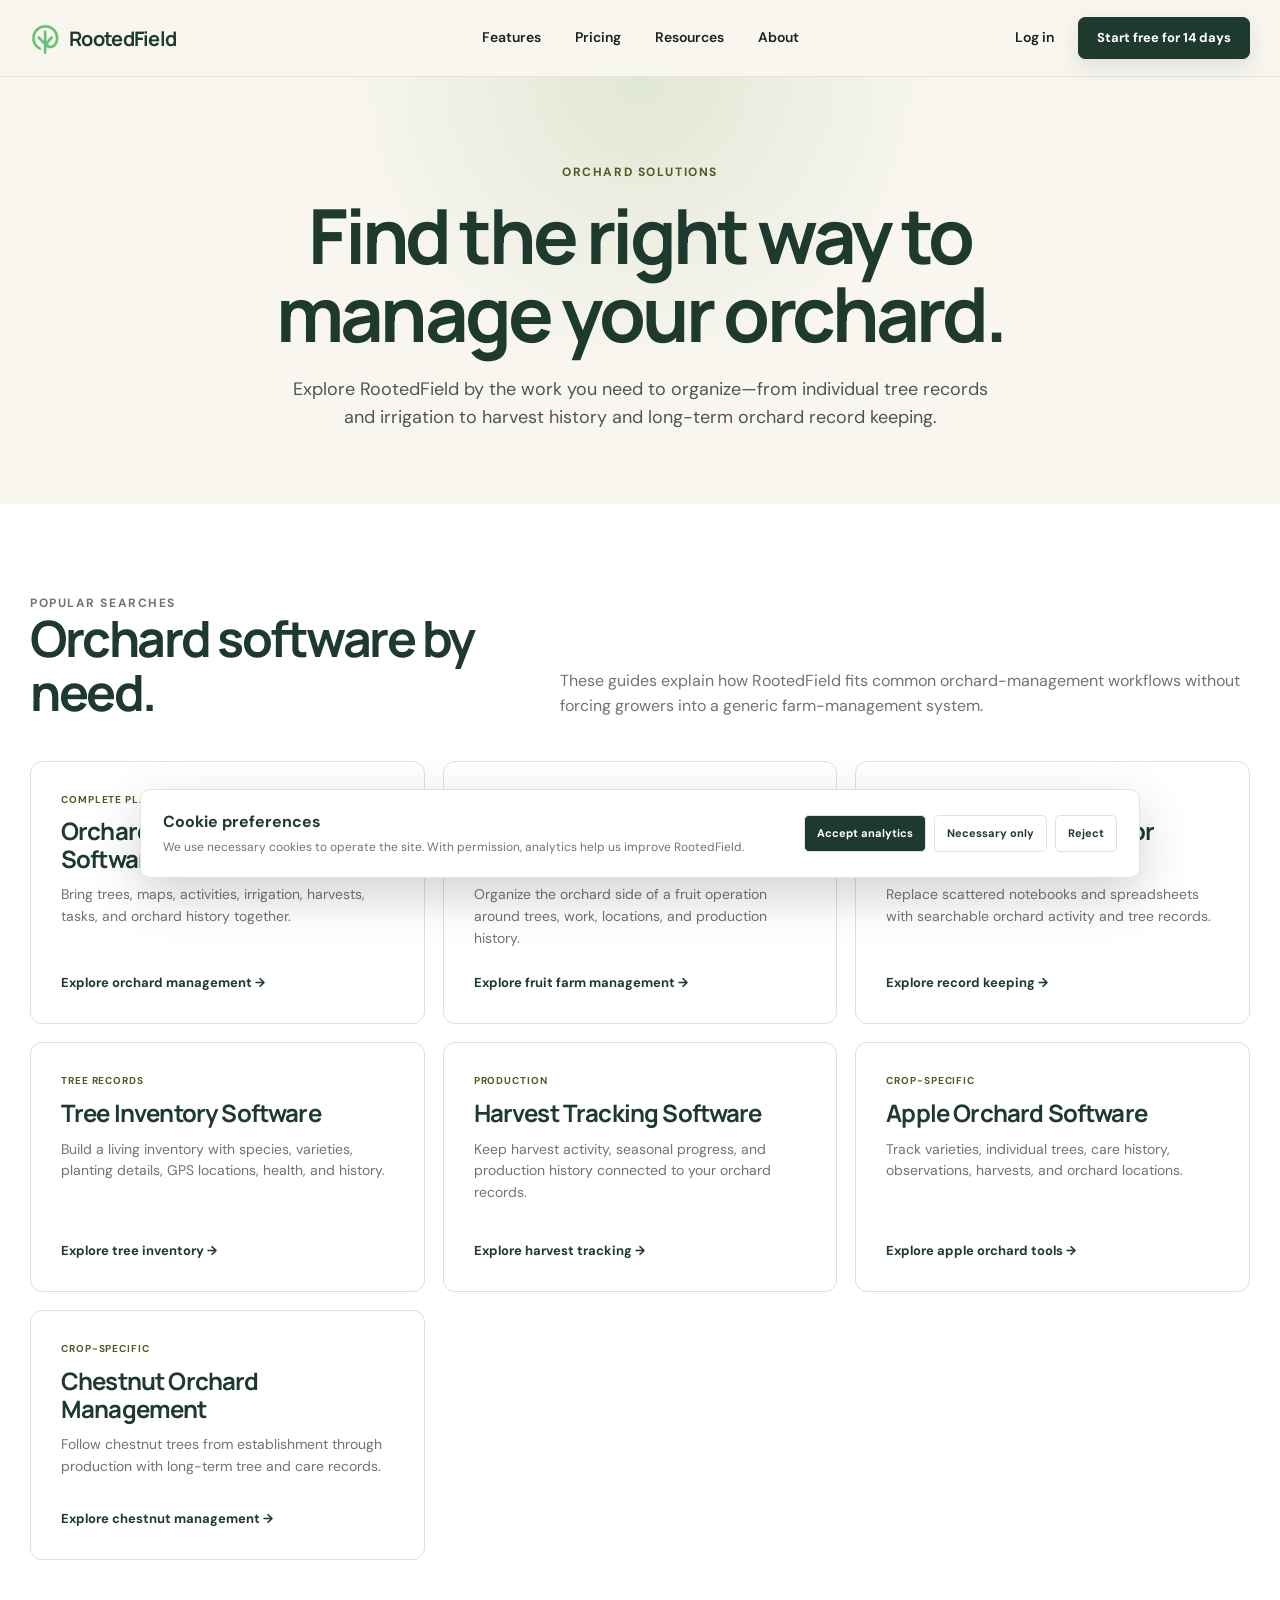
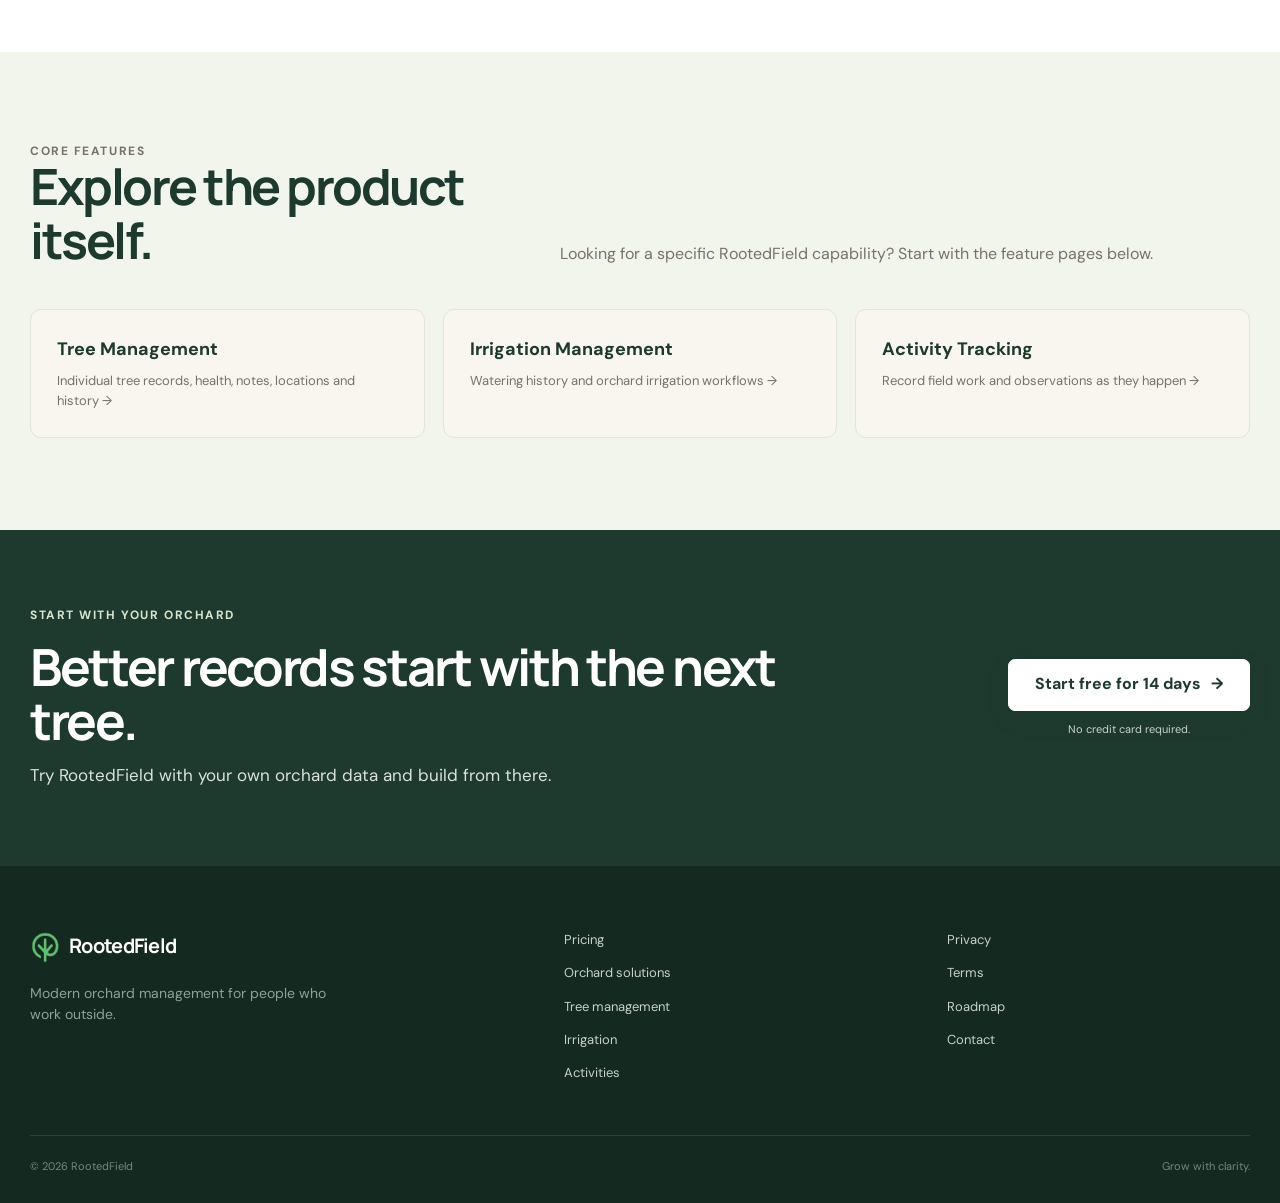
<file: solutions.html>
<!DOCTYPE html>
<html lang="en">
<head>
<meta charset="UTF-8"><meta name="viewport" content="width=device-width, initial-scale=1.0">
<title>Orchard Management Solutions | RootedField</title>
<meta name="description" content="Explore RootedField orchard management solutions for tree records, mapping, irrigation, field activity, harvest tracking, record keeping, apple orchards, chestnut orchards, and fruit farms.">
<meta name="robots" content="index, follow"><meta name="theme-color" content="#1e3a2e"><link rel="canonical" href="https://rootedfield.com/solutions.html">
<link rel="icon" href="/favicon.ico"><link rel="apple-touch-icon" href="/apple-touch-icon.png">
<meta property="og:title" content="Orchard Management Solutions | RootedField"><meta property="og:description" content="Find RootedField tools and guides for the orchard-management problem you are trying to solve."><meta property="og:type" content="website"><meta property="og:url" content="https://rootedfield.com/solutions.html"><meta property="og:image" content="https://rootedfield.com/hero-orchard.jpg">
<link rel="preconnect" href="https://fonts.googleapis.com"><link rel="preconnect" href="https://fonts.gstatic.com" crossorigin><link href="https://fonts.googleapis.com/css2?family=DM+Sans:wght@400;500;600;700&amp;family=Manrope:wght@500;600;700&amp;display=swap" rel="stylesheet"><link rel="stylesheet" href="styles.css"><link rel="stylesheet" href="seo-pages.css">
</head>
<body>
<a class="skip-link" href="#main">Skip to content</a>
<header class="site-header"><div class="shell header-inner"><a class="brand" href="index.html" aria-label="RootedField home"><img src="logo_only.png" alt=""><span>RootedField</span></a><button class="menu-toggle" type="button" aria-expanded="false" aria-controls="site-nav"><span></span><span></span><span></span><span class="sr-only">Menu</span></button><nav id="site-nav" class="site-nav" aria-label="Primary navigation"><a href="index.html#features">Features</a><a href="pricing.html">Pricing</a><a href="https://rootedfield.featurebase.app/changelog" target="_blank" rel="noopener noreferrer">Resources</a><a href="index.html#about">About</a></nav><div class="header-actions"><a class="login-link" href="https://app.rootedfield.com">Log in</a><a class="button button-small" href="https://app.rootedfield.com/signup?trial=true" data-cta="solutions_header">Start free for 14 days</a></div></div></header>
<main id="main">
<section class="solutions-hero"><div class="shell"><p class="eyebrow">Orchard solutions</p><h1>Find the right way to manage your orchard.</h1><p>Explore RootedField by the work you need to organize—from individual tree records and irrigation to harvest history and long-term orchard record keeping.</p></div></section>
<section class="solutions-section"><div class="shell"><div class="solutions-heading"><div><p class="eyebrow">Popular searches</p><h2>Orchard software by need.</h2></div><p>These guides explain how RootedField fits common orchard-management workflows without forcing growers into a generic farm-management system.</p></div><div class="solution-grid">
<a class="solution-card" href="orchard-management-software.html"><small>Complete platform</small><h3>Orchard Management Software</h3><p>Bring trees, maps, activities, irrigation, harvests, tasks, and orchard history together.</p><b>Explore orchard management →</b></a>
<a class="solution-card" href="fruit-farm-management-software.html"><small>Fruit growers</small><h3>Fruit Farm Management Software</h3><p>Organize the orchard side of a fruit operation around trees, work, locations, and production history.</p><b>Explore fruit farm management →</b></a>
<a class="solution-card" href="farm-record-keeping-software.html"><small>Digital records</small><h3>Farm Record Keeping for Orchards</h3><p>Replace scattered notebooks and spreadsheets with searchable orchard activity and tree records.</p><b>Explore record keeping →</b></a>
<a class="solution-card" href="tree-inventory-software.html"><small>Tree records</small><h3>Tree Inventory Software</h3><p>Build a living inventory with species, varieties, planting details, GPS locations, health, and history.</p><b>Explore tree inventory →</b></a>
<a class="solution-card" href="harvest-tracking-software.html"><small>Production</small><h3>Harvest Tracking Software</h3><p>Keep harvest activity, seasonal progress, and production history connected to your orchard records.</p><b>Explore harvest tracking →</b></a>
<a class="solution-card" href="apple-orchard-software.html"><small>Crop-specific</small><h3>Apple Orchard Software</h3><p>Track varieties, individual trees, care history, observations, harvests, and orchard locations.</p><b>Explore apple orchard tools →</b></a>
<a class="solution-card" href="chestnut-orchard-management.html"><small>Crop-specific</small><h3>Chestnut Orchard Management</h3><p>Follow chestnut trees from establishment through production with long-term tree and care records.</p><b>Explore chestnut management →</b></a>
</div></div></section>
<section class="solutions-section alt"><div class="shell"><div class="solutions-heading"><div><p class="eyebrow">Core features</p><h2>Explore the product itself.</h2></div><p>Looking for a specific RootedField capability? Start with the feature pages below.</p></div><div class="solutions-core"><a href="tree-management.html"><strong>Tree Management</strong><span>Individual tree records, health, notes, locations and history →</span></a><a href="orchard-irrigation-management.html"><strong>Irrigation Management</strong><span>Watering history and orchard irrigation workflows →</span></a><a href="farm-field-activity-tracking.html"><strong>Activity Tracking</strong><span>Record field work and observations as they happen →</span></a></div></div></section>
<section class="final-cta"><div class="shell final-cta-inner"><div><p class="eyebrow light">Start with your orchard</p><h2>Better records start with the next tree.</h2><p>Try RootedField with your own orchard data and build from there.</p></div><div><a class="button button-light" href="https://app.rootedfield.com/signup?trial=true" data-cta="solutions_final">Start free for 14 days <span aria-hidden="true">→</span></a><small>No credit card required.</small></div></div></section>
</main>
<footer class="site-footer"><div class="shell footer-grid"><div><a class="brand footer-brand" href="index.html"><img src="logo_only.png" alt=""><span>RootedField</span></a><p>Modern orchard management for people who work outside.</p></div><nav aria-label="Footer navigation"><a href="pricing.html">Pricing</a><a href="solutions.html">Orchard solutions</a><a href="tree-management.html">Tree management</a><a href="orchard-irrigation-management.html">Irrigation</a><a href="farm-field-activity-tracking.html">Activities</a></nav><nav aria-label="Legal and support"><a href="privacy.html">Privacy</a><a href="terms.html">Terms</a><a href="https://rootedfield.featurebase.app/roadmap" target="_blank" rel="noopener noreferrer">Roadmap</a><a href="mailto:support@rootedfield.com">Contact</a></nav></div><div class="shell footer-bottom"><span>© <span id="year"></span> RootedField</span><span>Grow with clarity.</span></div></footer>
<div id="cookie-consent-banner" class="cookie-banner" hidden><div><strong>Cookie preferences</strong><p>We use necessary cookies to operate the site. With permission, analytics help us improve RootedField.</p></div><div class="cookie-actions"><button onclick="acceptAnalytics()">Accept analytics</button><button onclick="acceptNecessaryOnly()">Necessary only</button><button onclick="rejectCookies()">Reject</button></div></div>
<script src="consent.js"></script><script src="script.js"></script>
</body></html>
</file>
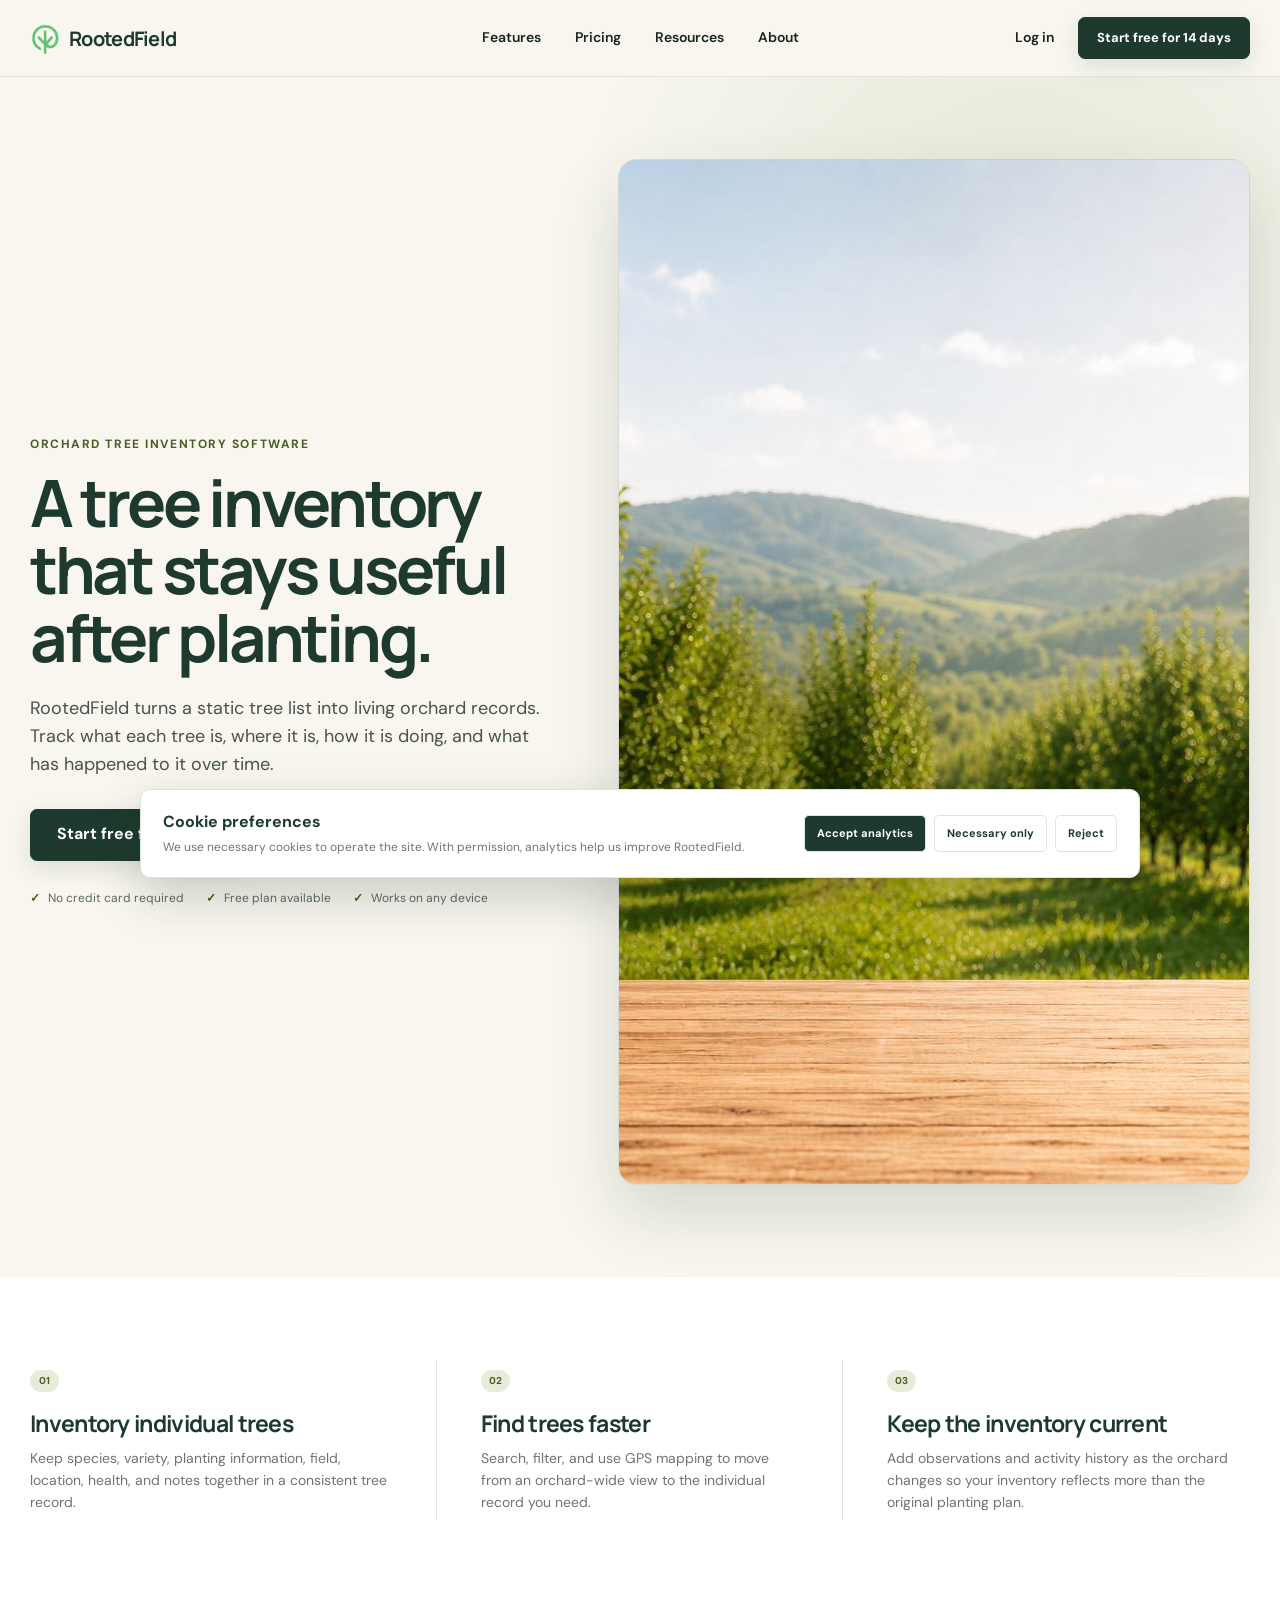
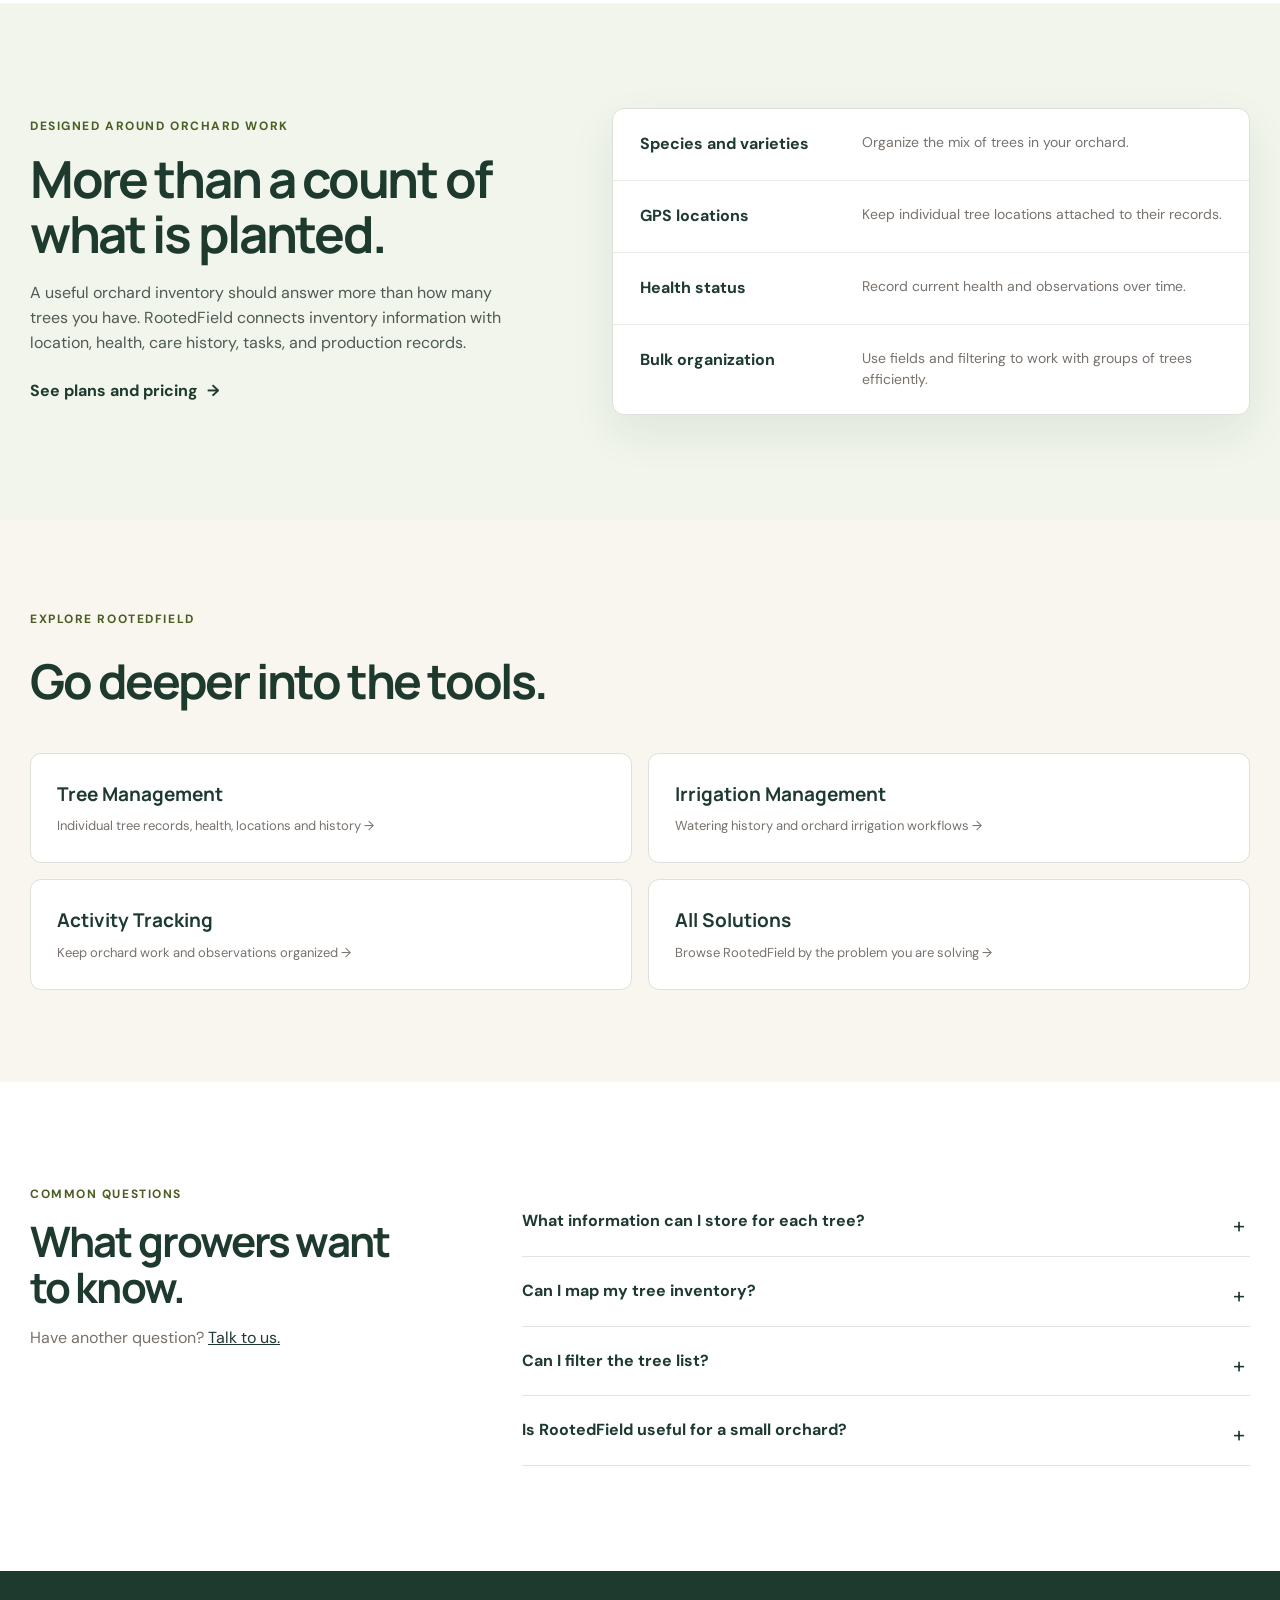
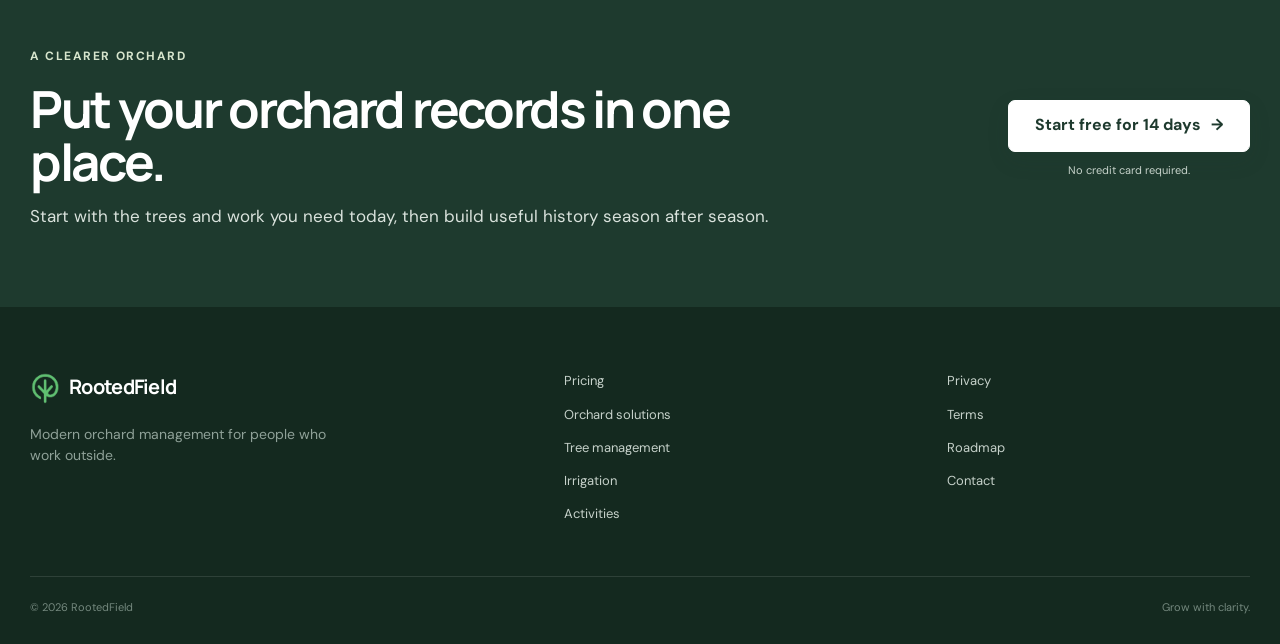
<file: tree-inventory-software.html>
<!DOCTYPE html>
<html lang="en">
<head>
  <meta charset="UTF-8">
  <meta name="viewport" content="width=device-width, initial-scale=1.0">
  <title>Tree Inventory Software for Orchards | RootedField</title>
  <meta name="description" content="Tree inventory software for orchards. Build searchable individual tree records with species, varieties, planting details, GPS locations, health, notes, and activity history.">
  <meta name="robots" content="index, follow">
  <meta name="theme-color" content="#1e3a2e">
  <link rel="canonical" href="https://rootedfield.com/tree-inventory-software.html">
  <link rel="icon" href="/favicon.ico"><link rel="apple-touch-icon" href="/apple-touch-icon.png">
  <meta property="og:title" content="Tree Inventory Software for Orchards | RootedField"><meta property="og:description" content="Tree inventory software for orchards. Build searchable individual tree records with species, varieties, planting details, GPS locations, health, notes, and activity history."><meta property="og:type" content="website"><meta property="og:url" content="https://rootedfield.com/tree-inventory-software.html"><meta property="og:image" content="https://rootedfield.com/hero-orchard.jpg">
  <meta name="twitter:card" content="summary_large_image"><meta name="twitter:title" content="Tree Inventory Software for Orchards | RootedField"><meta name="twitter:description" content="Tree inventory software for orchards. Build searchable individual tree records with species, varieties, planting details, GPS locations, health, notes, and activity history."><meta name="twitter:image" content="https://rootedfield.com/hero-orchard.jpg">
  <link rel="preconnect" href="https://fonts.googleapis.com"><link rel="preconnect" href="https://fonts.gstatic.com" crossorigin><link href="https://fonts.googleapis.com/css2?family=DM+Sans:wght@400;500;600;700&amp;family=Manrope:wght@500;600;700&amp;display=swap" rel="stylesheet">
  <link rel="stylesheet" href="styles.css"><link rel="stylesheet" href="feature-pages.css"><link rel="stylesheet" href="seo-pages.css">
  <script type="application/ld+json">{"@context":"https://schema.org","@type":"SoftwareApplication","name":"RootedField","applicationCategory":"BusinessApplication","operatingSystem":"Web","url":"https://rootedfield.com/tree-inventory-software.html","description":"Tree inventory software for orchards. Build searchable individual tree records with species, varieties, planting details, GPS locations, health, notes, and activity history.","offers":{"@type":"Offer","price":"0","priceCurrency":"USD","description":"Free plan and 14-day paid-plan trial available."}}</script>
  <script type="application/ld+json">{"@context":"https://schema.org","@type":"FAQPage","mainEntity":[{"@type":"Question","name":"What information can I store for each tree?","acceptedAnswer":{"@type":"Answer","text":"Tree records can include species, variety, planting information, location, health, notes, and related orchard activity."}},{"@type":"Question","name":"Can I map my tree inventory?","acceptedAnswer":{"@type":"Answer","text":"Yes. RootedField includes GPS-based orchard mapping for individual tree locations."}},{"@type":"Question","name":"Can I filter the tree list?","acceptedAnswer":{"@type":"Answer","text":"Yes. Tree management includes search and filtering to help growers find the records they need."}},{"@type":"Question","name":"Is RootedField useful for a small orchard?","acceptedAnswer":{"@type":"Answer","text":"Yes. A Free plan is available for small tree counts, and paid plans support larger orchards."}}]}</script>
</head>
<body class="feature-page seo-feature">
  <a class="skip-link" href="#main">Skip to content</a>
  <header class="site-header"><div class="shell header-inner"><a class="brand" href="index.html" aria-label="RootedField home"><img src="logo_only.png" alt=""><span>RootedField</span></a><button class="menu-toggle" type="button" aria-expanded="false" aria-controls="site-nav"><span></span><span></span><span></span><span class="sr-only">Menu</span></button><nav id="site-nav" class="site-nav" aria-label="Primary navigation"><a href="index.html#features">Features</a><a href="pricing.html">Pricing</a><a href="https://rootedfield.featurebase.app/changelog" target="_blank" rel="noopener noreferrer">Resources</a><a href="index.html#about">About</a></nav><div class="header-actions"><a class="login-link" href="https://app.rootedfield.com">Log in</a><a class="button button-small" href="https://app.rootedfield.com/signup?trial=true" data-cta="seo_header">Start free for 14 days</a></div></div></header>
  <main id="main">
    <section class="seo-hero"><div class="shell seo-hero-grid"><div><p class="eyebrow">Orchard tree inventory software</p><h1>A tree inventory that stays useful after planting.</h1><p class="seo-lede">RootedField turns a static tree list into living orchard records. Track what each tree is, where it is, how it is doing, and what has happened to it over time.</p><div class="button-row"><a class="button" href="https://app.rootedfield.com/signup?trial=true" data-cta="seo_hero">Start free for 14 days</a><a class="text-link" href="solutions.html">Explore orchard solutions <span aria-hidden="true">→</span></a></div><ul class="proof-list"><li>No credit card required</li><li>Free plan available</li><li>Works on any device</li></ul></div><div class="seo-hero-visual"><img src="hero-orchard.jpg" alt="Rows of trees in a managed orchard" width="1536" height="1024"></div></div></section>
    <section class="feature-proof seo-proof"><div class="shell feature-proof-grid"><article><span>01</span><h2>Inventory individual trees</h2><p>Keep species, variety, planting information, field, location, health, and notes together in a consistent tree record.</p></article><article><span>02</span><h2>Find trees faster</h2><p>Search, filter, and use GPS mapping to move from an orchard-wide view to the individual record you need.</p></article><article><span>03</span><h2>Keep the inventory current</h2><p>Add observations and activity history as the orchard changes so your inventory reflects more than the original planting plan.</p></article></div></section>
    <section class="feature-deep-dive"><div class="shell deep-dive-grid"><div><p class="eyebrow">Designed around orchard work</p><h2>More than a count of what is planted.</h2><p>A useful orchard inventory should answer more than how many trees you have. RootedField connects inventory information with location, health, care history, tasks, and production records.</p><a class="text-link" href="pricing.html">See plans and pricing <span aria-hidden="true">→</span></a></div><dl class="detail-list"><div><dt>Species and varieties</dt><dd>Organize the mix of trees in your orchard.</dd></div><div><dt>GPS locations</dt><dd>Keep individual tree locations attached to their records.</dd></div><div><dt>Health status</dt><dd>Record current health and observations over time.</dd></div><div><dt>Bulk organization</dt><dd>Use fields and filtering to work with groups of trees efficiently.</dd></div></dl></div></section>
    <section class="seo-related"><div class="shell"><p class="eyebrow">Explore RootedField</p><h2>Go deeper into the tools.</h2><div class="seo-link-grid"><a href="tree-management.html"><strong>Tree Management</strong><span>Individual tree records, health, locations and history →</span></a><a href="orchard-irrigation-management.html"><strong>Irrigation Management</strong><span>Watering history and orchard irrigation workflows →</span></a><a href="farm-field-activity-tracking.html"><strong>Activity Tracking</strong><span>Keep orchard work and observations organized →</span></a><a href="solutions.html"><strong>All Solutions</strong><span>Browse RootedField by the problem you are solving →</span></a></div></div></section>
    <section class="faq-section seo-faq"><div class="shell faq-grid"><div><p class="eyebrow">Common questions</p><h2>What growers want to know.</h2><p class="faq-intro">Have another question? <a href="mailto:support@rootedfield.com">Talk to us.</a></p></div><div class="faq-list"><details><summary>What information can I store for each tree?</summary><p>Tree records can include species, variety, planting information, location, health, notes, and related orchard activity.</p></details><details><summary>Can I map my tree inventory?</summary><p>Yes. RootedField includes GPS-based orchard mapping for individual tree locations.</p></details><details><summary>Can I filter the tree list?</summary><p>Yes. Tree management includes search and filtering to help growers find the records they need.</p></details><details><summary>Is RootedField useful for a small orchard?</summary><p>Yes. A Free plan is available for small tree counts, and paid plans support larger orchards.</p></details></div></div></section>
    <section class="final-cta"><div class="shell final-cta-inner"><div><p class="eyebrow light">A clearer orchard</p><h2>Put your orchard records in one place.</h2><p>Start with the trees and work you need today, then build useful history season after season.</p></div><div><a class="button button-light" href="https://app.rootedfield.com/signup?trial=true" data-cta="seo_final">Start free for 14 days <span aria-hidden="true">→</span></a><small>No credit card required.</small></div></div></section>
  </main>
  <footer class="site-footer"><div class="shell footer-grid"><div><a class="brand footer-brand" href="index.html"><img src="logo_only.png" alt=""><span>RootedField</span></a><p>Modern orchard management for people who work outside.</p></div><nav aria-label="Footer navigation"><a href="pricing.html">Pricing</a><a href="solutions.html">Orchard solutions</a><a href="tree-management.html">Tree management</a><a href="orchard-irrigation-management.html">Irrigation</a><a href="farm-field-activity-tracking.html">Activities</a></nav><nav aria-label="Legal and support"><a href="privacy.html">Privacy</a><a href="terms.html">Terms</a><a href="https://rootedfield.featurebase.app/roadmap" target="_blank" rel="noopener noreferrer">Roadmap</a><a href="mailto:support@rootedfield.com">Contact</a></nav></div><div class="shell footer-bottom"><span>© <span id="year"></span> RootedField</span><span>Grow with clarity.</span></div></footer>
  <div id="cookie-consent-banner" class="cookie-banner" hidden><div><strong>Cookie preferences</strong><p>We use necessary cookies to operate the site. With permission, analytics help us improve RootedField.</p></div><div class="cookie-actions"><button onclick="acceptAnalytics()">Accept analytics</button><button onclick="acceptNecessaryOnly()">Necessary only</button><button onclick="rejectCookies()">Reject</button></div></div>
  <script src="consent.js"></script><script src="script.js"></script>
</body>
</html>
</file>
<file: styles.css>
:root{--forest:#1e3a2e;--sage:#87a96b;--olive:#4a5d23;--stone:#78716c;--ink:#17251e;--ivory:#f8f6ef;--pale:#f1f5ec;--line:#dfe4dc;--white:#fff;--shell:1220px;--radius:14px}
*{box-sizing:border-box}html{scroll-behavior:smooth}body{margin:0;color:var(--ink);background:var(--ivory);font-family:"DM Sans",sans-serif;line-height:1.55;-webkit-font-smoothing:antialiased}img{max-width:100%;display:block}a{color:inherit;text-decoration:none}button{font:inherit}.shell{width:min(calc(100% - 48px),var(--shell));margin-inline:auto}.skip-link{position:fixed;top:8px;left:8px;z-index:1000;padding:10px 16px;background:#fff;transform:translateY(-150%)}.skip-link:focus{transform:none}.sr-only{position:absolute;width:1px;height:1px;padding:0;margin:-1px;overflow:hidden;clip:rect(0,0,0,0);white-space:nowrap;border:0}.site-header{position:sticky;top:0;z-index:50;background:rgba(248,246,239,.93);border-bottom:1px solid rgba(30,58,46,.09);backdrop-filter:blur(14px)}.header-inner{height:76px;display:grid;grid-template-columns:1fr auto 1fr;align-items:center;gap:30px}.brand img{width:154px;height:auto}.site-nav{display:flex;align-items:center;gap:34px;font-size:14px;font-weight:600}.site-nav a,.login-link{transition:color .2s}.site-nav a:hover,.login-link:hover{color:var(--olive)}.header-actions{display:flex;justify-content:flex-end;align-items:center;gap:24px;font-size:14px;font-weight:600}.button{display:inline-flex;justify-content:center;align-items:center;gap:10px;min-height:52px;padding:0 26px;border:1px solid var(--forest);border-radius:7px;background:var(--forest);color:#fff;font-weight:700;box-shadow:0 8px 22px rgba(30,58,46,.12);transition:transform .2s,background .2s,box-shadow .2s}.button:hover{background:#284c3d;transform:translateY(-2px);box-shadow:0 12px 28px rgba(30,58,46,.18)}.button-small{min-height:42px;padding-inline:18px;font-size:13px}.menu-toggle{display:none;border:0;background:transparent;padding:8px}.menu-toggle span:not(.sr-only){display:block;width:24px;height:2px;margin:5px;background:var(--forest)}
.hero{padding:64px 0 72px;background:radial-gradient(circle at 76% 20%,rgba(135,169,107,.14),transparent 28%),var(--ivory);overflow:hidden}.hero-grid{display:grid;grid-template-columns:.82fr 1.18fr;gap:64px;align-items:center}.eyebrow{margin:0 0 18px;color:var(--olive);font-size:12px;line-height:1.2;font-weight:700;letter-spacing:.13em;text-transform:uppercase}.hero h1,.feature h2,.section-heading h2,.scale-content h2,.faq-grid h2,.final-cta h2{font-family:"Manrope",sans-serif;letter-spacing:-.045em}.hero h1{font-size:clamp(48px,5vw,72px);line-height:1.02;margin:0 0 24px;color:var(--forest)}.lede{max-width:520px;margin:0 0 32px;color:#3f4944;font-size:18px}.button-row{display:flex;align-items:center;gap:28px}.text-link{font-weight:700;color:var(--forest);white-space:nowrap}.text-link span{display:inline-block;margin-left:5px;transition:transform .2s}.text-link:hover span{transform:translateX(4px)}.proof-list{display:flex;flex-wrap:wrap;gap:12px 22px;margin:28px 0 0;padding:0;list-style:none;color:#5f6863;font-size:12px}.proof-list li:before{content:"✓";margin-right:8px;color:var(--olive);font-weight:700}.hero-visual{position:relative;min-width:0}.hero-image-wrap{position:relative;overflow:hidden;border:1px solid rgba(30,58,46,.15);border-radius:18px;background:#dce4d4;box-shadow:0 28px 70px rgba(30,58,46,.2)}.hero-image-wrap:after{content:"";position:absolute;inset:0;box-shadow:inset 0 0 0 1px rgba(255,255,255,.42);border-radius:inherit;pointer-events:none}.hero-image-wrap img{width:100%;aspect-ratio:1.43;object-fit:cover;object-position:center}.product-label{position:absolute;right:-18px;bottom:26px;display:flex;align-items:center;gap:12px;padding:12px 16px;background:rgba(255,255,255,.94);border:1px solid #e6e9e2;border-radius:9px;box-shadow:0 12px 30px rgba(30,58,46,.18);font-size:11px;color:var(--stone)}.product-label strong{display:block;color:var(--forest);font-size:12px}.live-dot{width:9px;height:9px;border-radius:50%;background:var(--sage);box-shadow:0 0 0 5px rgba(135,169,107,.16)}
.capabilities{background:#fff;border-block:1px solid var(--line)}.capability-row{display:grid;grid-template-columns:repeat(5,1fr);min-height:102px;align-items:center}.capability-row a{display:flex;align-items:center;justify-content:center;gap:14px;min-width:0;padding:16px;border-right:1px solid #edf0eb}.capability-row a:last-child{border-right:0}.capability-row svg{width:28px;height:28px;fill:none;stroke:var(--forest);stroke-width:1.4;stroke-linecap:round;stroke-linejoin:round;flex:none}.capability-row span{font-size:13px;font-weight:700;color:var(--forest)}.capability-row small{display:block;margin-bottom:2px;color:var(--stone);font-size:10px;font-weight:500;white-space:nowrap}
.feature{padding:92px 0;background:#fff;overflow:hidden}.feature-warm{background:var(--ivory)}.feature-pale{background:var(--pale)}.feature-grid{display:grid;grid-template-columns:minmax(0,1.18fr) minmax(290px,.82fr);align-items:center;gap:86px}.feature-grid:not(.visual-first){grid-template-columns:minmax(290px,.82fr) minmax(0,1.18fr)}.feature-copy{max-width:440px}.section-number{display:inline-flex;align-items:center;justify-content:center;width:29px;height:22px;margin-bottom:17px;border-radius:20px;background:#e5edda;color:var(--olive);font-size:11px;font-weight:700}.feature h2{margin:0 0 18px;color:var(--forest);font-size:clamp(34px,3.4vw,49px);line-height:1.08}.feature-copy>p{margin:0 0 22px;color:#505a55;font-size:16px}.feature-copy .quiet-emphasis{color:var(--forest);font-weight:700}.screenshot-frame{position:relative;overflow:hidden;border:1px solid #d9ded7;border-radius:var(--radius);background:#fff;box-shadow:0 24px 50px rgba(30,58,46,.13)}.screenshot-frame img{width:100%;height:100%;object-fit:cover}.screenshot-trees{aspect-ratio:1.52}.screenshot-trees img{object-position:left top}.screenshot-activity{aspect-ratio:1.55}.screenshot-activity img{object-position:left top}.screenshot-water{aspect-ratio:1.48}.screenshot-water img{object-position:center top}.map-visual{position:relative;overflow:hidden;aspect-ratio:1.5;border-radius:var(--radius);box-shadow:0 24px 55px rgba(30,58,46,.18)}.map-visual img{width:100%;height:100%;object-fit:cover;object-position:center}.map-caption{position:absolute;right:20px;bottom:20px;max-width:230px;padding:16px 18px;background:rgba(255,255,255,.94);border-radius:8px;box-shadow:0 8px 30px rgba(30,58,46,.2)}.map-caption span{display:block;margin-bottom:3px;color:var(--olive);font-size:10px;font-weight:700;text-transform:uppercase;letter-spacing:.08em}.map-caption strong{font-size:14px;color:var(--forest)}.mini-flow{display:flex;flex-wrap:wrap;gap:10px 25px;margin:32px 0 0;padding:0;list-style:none;color:var(--forest);font-size:12px;font-weight:700}.mini-flow li{position:relative}.mini-flow li:not(:last-child):after{content:"→";position:absolute;left:calc(100% + 8px);color:var(--sage)}
.how-it-works{padding:100px 0;background:#fff}.section-heading{text-align:center;max-width:720px;margin:0 auto 54px}.section-heading h2{margin:0;color:var(--forest);font-size:clamp(36px,4vw,52px);line-height:1.08}.section-heading>p:not(.eyebrow){color:var(--stone);font-size:17px}.steps{display:grid;grid-template-columns:repeat(3,1fr);gap:70px;margin:0;padding:0;list-style:none}.steps li{position:relative;display:grid;grid-template-columns:68px 1fr;gap:20px;align-items:start}.steps li:not(:last-child):after{content:"→";position:absolute;right:-35px;top:34px;color:var(--sage);font-size:30px;line-height:1;transform:translate(50%,-50%)}.step-icon{display:grid;place-items:center;width:68px;height:68px;border-radius:50%;background:var(--pale)}.step-icon svg{width:32px;height:32px;fill:none;stroke:var(--forest);stroke-width:1.35;stroke-linecap:round;stroke-linejoin:round}.step-number{font-size:11px;font-weight:700;color:var(--olive)}.steps h3{margin:2px 0 5px;color:var(--forest);font-size:16px}.steps p{margin:0;color:var(--stone);font-size:13px}.center-cta{display:flex;flex-direction:column;align-items:center;gap:10px;margin-top:55px}.center-cta small,.final-cta small{color:var(--stone);font-size:11px}
.scale-section{position:relative;min-height:530px;display:flex;align-items:center;background:url('hero-rootedfield.png') center 58%/cover no-repeat;color:#fff}.scale-overlay{position:absolute;inset:0;background:linear-gradient(90deg,rgba(18,40,31,.9),rgba(18,40,31,.58) 55%,rgba(18,40,31,.22))}.scale-content{position:relative;z-index:1}.eyebrow.light{color:#d7e5cd}.scale-content h2{max-width:650px;margin:0 0 18px;font-size:clamp(42px,5vw,64px);line-height:1.04}.scale-content>p:not(.eyebrow){max-width:580px;margin:0;color:#eef3eb;font-size:18px}.scale-count{display:flex;align-items:center;gap:17px;margin-top:38px;font-weight:700}.scale-count i{width:48px;height:1px;background:rgba(255,255,255,.55)}
.pricing-section{padding:100px 0;background:var(--ivory)}.pricing-grid{display:grid;grid-template-columns:repeat(3,1fr);gap:22px;align-items:stretch}.price-card{position:relative;display:flex;flex-direction:column;padding:34px;border:1px solid #dfe3dc;border-radius:12px;background:#fff}.price-card.featured{border:2px solid var(--olive);box-shadow:0 18px 45px rgba(30,58,46,.12)}.popular{position:absolute;top:0;right:24px;transform:translateY(-50%);padding:5px 10px;border-radius:20px;background:var(--olive);color:#fff;font-size:10px;font-weight:700;text-transform:uppercase;letter-spacing:.06em}.plan-name{margin:0;color:var(--olive);font-weight:700}.price-card h3{margin:8px 0 12px;color:var(--forest);font-family:"Manrope",sans-serif;font-size:40px;letter-spacing:-.04em}.price-card h3 small{font-size:14px;color:var(--stone);font-weight:500;letter-spacing:0}.price-card>p:not(.plan-name){min-height:50px;margin:0;color:var(--stone);font-size:14px}.price-card ul{margin:25px 0 30px;padding:0;list-style:none}.price-card li{margin:10px 0;font-size:14px}.price-card li:before{content:"✓";margin-right:9px;color:var(--olive);font-weight:700}.price-card .button{margin-top:auto}.button-outline{color:var(--forest);background:transparent}.button-outline:hover{color:#fff}.pricing-note{text-align:center;margin:26px 0 0;color:var(--stone);font-size:13px}.pricing-note a{text-decoration:underline;color:var(--forest)}
.faq-section{padding:105px 0;background:#fff}.faq-grid{display:grid;grid-template-columns:.7fr 1.3fr;gap:100px}.faq-grid h2{margin:0;color:var(--forest);font-size:42px;line-height:1.08}.faq-intro{color:var(--stone)}.faq-intro a{text-decoration:underline;color:var(--forest)}.faq-list details{border-bottom:1px solid var(--line)}.faq-list summary{position:relative;padding:22px 40px 22px 0;color:var(--forest);font-weight:700;cursor:pointer;list-style:none}.faq-list summary::-webkit-details-marker{display:none}.faq-list summary:after{content:"+";position:absolute;right:5px;font-size:22px;font-weight:400}.faq-list details[open] summary:after{content:"−"}.faq-list details p{margin:0;padding:0 50px 22px 0;color:var(--stone);font-size:14px}
.final-cta{padding:78px 0;background:var(--forest);color:#fff}.final-cta-inner{display:grid;grid-template-columns:1fr auto;align-items:center;gap:60px}.final-cta h2{max-width:760px;margin:0 0 14px;font-size:clamp(36px,4vw,54px);line-height:1.05}.final-cta p:not(.eyebrow){margin:0;color:#d9e2dc;font-size:17px}.final-cta-inner>div:last-child{display:flex;flex-direction:column;align-items:center;gap:10px}.button-light{background:#fff;border-color:#fff;color:var(--forest)}.button-light:hover{background:#eff4eb;color:var(--forest)}.final-cta small{color:#c7d3cb}
.site-footer{padding:64px 0 28px;background:#14291f;color:#c6d1ca}.footer-grid{display:grid;grid-template-columns:1.5fr 1fr 1fr;gap:80px}.footer-brand img{filter:brightness(0) invert(1);opacity:.9}.footer-grid p{max-width:320px;color:#8fa198;font-size:14px}.footer-foggio{display:inline-flex;align-items:center}.footer-foggio img{display:block;width:117px;height:auto;opacity:.92;transition:opacity .2s ease}.footer-foggio:hover img,.footer-foggio:focus-visible img{opacity:1}.footer-foggio:focus-visible{outline:2px solid #fff;outline-offset:5px;border-radius:2px}.footer-grid nav{display:flex;flex-direction:column;gap:13px;font-size:13px}.footer-grid nav a:hover{color:#fff}.footer-bottom{display:flex;justify-content:space-between;align-items:center;margin-top:52px;padding-top:22px;border-top:1px solid rgba(255,255,255,.11);color:#74887e;font-size:11px}.footer-credit-line{display:flex;flex-direction:column;align-items:flex-start;gap:9px}.cookie-banner{position:fixed;z-index:100;left:22px;right:22px;bottom:22px;display:flex;align-items:center;justify-content:space-between;gap:25px;max-width:1000px;margin:auto;padding:20px 22px;border:1px solid var(--line);border-radius:10px;background:#fff;box-shadow:0 18px 50px rgba(20,41,31,.2)}.cookie-banner[hidden]{display:none}.cookie-banner strong{color:var(--forest)}.cookie-banner p{margin:4px 0 0;color:var(--stone);font-size:12px}.cookie-actions{display:flex;gap:8px;flex:none}.cookie-actions button{padding:9px 12px;border:1px solid var(--line);border-radius:5px;background:#fff;color:var(--forest);font-size:11px;font-weight:700;cursor:pointer}.cookie-actions button:first-child{background:var(--forest);color:#fff}.svg-sprite{position:absolute;width:0;height:0;overflow:hidden}
@media(max-width:980px){.header-inner{grid-template-columns:1fr auto}.header-actions{display:none}.menu-toggle{display:block}.site-nav{position:absolute;left:0;right:0;top:76px;display:none;flex-direction:column;align-items:stretch;gap:0;padding:12px 24px 22px;background:var(--ivory);border-bottom:1px solid var(--line)}.site-nav.open{display:flex}.site-nav a{padding:12px 0}.hero-grid{grid-template-columns:1fr;gap:42px}.hero-copy{max-width:680px}.capability-row{overflow-x:auto;grid-template-columns:repeat(5,210px);justify-content:start}.feature-grid,.feature-grid:not(.visual-first){gap:46px}.steps{gap:35px}.steps li{grid-template-columns:55px 1fr;gap:13px}.step-icon{width:55px;height:55px}.steps li:not(:last-child):after{display:none}.faq-grid{gap:55px}.footer-grid{gap:45px}}
@media(max-width:720px){.shell{width:min(calc(100% - 32px),var(--shell))}.site-header{position:relative}.header-inner{height:68px}.site-nav{top:68px}.brand img{width:140px}.hero{padding:44px 0 54px}.hero h1{font-size:47px}.lede{font-size:16px}.button-row{align-items:flex-start;flex-direction:column;gap:18px}.proof-list{gap:8px 14px}.product-label{right:10px;bottom:10px}.feature{padding:70px 0}.feature-grid,.feature-grid:not(.visual-first){display:flex;flex-direction:column;gap:36px}.feature-grid:not(.visual-first) .feature-copy{order:0}.feature-grid:not(.visual-first)>:not(.feature-copy){order:1}.feature-copy{max-width:none}.feature h2{font-size:38px}.screenshot-frame,.map-visual{width:100%}.screenshot-trees{aspect-ratio:1.15}.screenshot-activity{aspect-ratio:1.2}.screenshot-water{aspect-ratio:1.2}.steps{grid-template-columns:1fr;gap:30px;max-width:440px;margin:auto}.how-it-works,.pricing-section,.faq-section{padding:75px 0}.scale-section{min-height:500px}.scale-count{font-size:13px;gap:8px}.scale-count i{width:20px}.pricing-grid{grid-template-columns:1fr;gap:18px}.price-card>p:not(.plan-name){min-height:0}.faq-grid{grid-template-columns:1fr;gap:30px}.faq-grid h2{font-size:38px}.final-cta-inner{grid-template-columns:1fr;gap:32px}.final-cta-inner>div:last-child{align-items:flex-start}.footer-grid{grid-template-columns:1fr 1fr;gap:35px}.footer-grid>div{grid-column:1/-1}.footer-credit-line{align-items:flex-start;flex-direction:column;gap:9px}.cookie-banner{left:12px;right:12px;bottom:12px;flex-direction:column;align-items:stretch}.cookie-actions{flex-wrap:wrap}}
@media(prefers-reduced-motion:reduce){html{scroll-behavior:auto}*,*:before,*:after{animation-duration:.01ms!important;transition-duration:.01ms!important}}
.scale-section{background-image:url('hero-orchard.jpg')}
.pricing-hero{padding:92px 0 112px;text-align:center;background:radial-gradient(circle at 50% 0,rgba(135,169,107,.2),transparent 38%),var(--ivory)}.pricing-hero-inner{max-width:880px}.pricing-hero h1{margin:0;color:var(--forest);font-family:"Manrope",sans-serif;font-size:clamp(48px,6vw,76px);line-height:1.02;letter-spacing:-.05em}.pricing-hero-inner>p:not(.eyebrow){max-width:650px;margin:24px auto 0;color:#4c5751;font-size:18px}.pricing-hero .proof-list{justify-content:center;margin-top:28px}.pricing-plans{padding:0 0 100px;background:linear-gradient(var(--ivory) 0 130px,#fff 130px)}.pricing-grid-full{align-items:stretch}.pricing-grid-full .price-card{padding:38px}.pricing-grid-full .price-card>div>p:not(.plan-name){min-height:68px;margin:0;color:var(--stone);font-size:14px}.pricing-grid-full .price-card ul{min-height:230px}.secure-billing{display:flex;align-items:center;justify-content:center;gap:7px;margin:28px 0 0;color:var(--stone);font-size:12px}.secure-billing svg{width:16px;fill:none;stroke:var(--olive);stroke-width:1.5}.comparison-section{padding:100px 0;background:var(--pale)}.comparison-heading{display:grid;grid-template-columns:1fr .8fr;gap:80px;align-items:end;margin-bottom:42px}.comparison-heading h2{margin:0;color:var(--forest);font-family:"Manrope",sans-serif;font-size:clamp(38px,4vw,52px);line-height:1.08;letter-spacing:-.045em}.comparison-heading>p{margin:0;color:var(--stone)}.comparison-scroll{overflow-x:auto;border:1px solid #d9e0d5;border-radius:12px;background:#fff}.comparison-table{width:100%;min-width:760px;border-collapse:collapse}.comparison-table th,.comparison-table td{padding:18px 22px;border-bottom:1px solid #e7ebe4;text-align:center;font-size:14px}.comparison-table thead th{padding-block:22px;color:var(--forest);font-size:13px}.comparison-table th:first-child{text-align:left}.comparison-table tbody th{color:#35433c;font-weight:600}.comparison-table .pro-column{background:#f5f8f1}.comparison-table tbody tr:last-child>*{border-bottom:0}.check{display:inline-grid;place-items:center;width:22px;height:22px;border-radius:50%;background:#e4edda;color:var(--olive);font-weight:700}.dash{color:#acb5af}.pricing-faq{padding:105px 0;background:#fff}@media(max-width:720px){.pricing-hero{padding:62px 0 84px}.pricing-hero h1{font-size:46px}.pricing-hero-inner>p:not(.eyebrow){font-size:16px}.pricing-plans{padding-bottom:75px;background:linear-gradient(var(--ivory) 0 85px,#fff 85px)}.pricing-grid-full .price-card ul{min-height:0}.comparison-section{padding:75px 0}.comparison-heading{grid-template-columns:1fr;gap:18px}.comparison-scroll{margin-right:-16px;border-radius:10px 0 0 10px}.pricing-faq{padding:75px 0}}
.brand{display:inline-flex;align-items:center;gap:9px;color:var(--forest);font-family:"Manrope",sans-serif;font-size:20px;font-weight:700;letter-spacing:-.035em}.brand img{width:30px;height:30px;object-fit:cover;border-radius:7px;transform:scale(1.5)}.footer-brand{color:#fff}.footer-brand img{width:30px;filter:none;opacity:1}@media(max-width:720px){.brand img{width:30px;height:30px}}
</file>
<file: product-compositions.css>
/* Editorial product imagery: alternate contextual crops with structured, flat modules. */
.composition-editorial,
.composition-modular {
  position: relative;
  isolation: isolate;
  overflow: visible;
  border: 0;
  border-radius: 0;
  background: transparent;
  box-shadow: none;
}

.composition-editorial::before {
  content: "";
  position: absolute;
  z-index: -2;
  inset: -8% -7% -9% -8%;
  border-radius: 48% 52% 45% 55% / 55% 43% 57% 45%;
  background:
    linear-gradient(122deg, rgba(251, 248, 238, .38), rgba(226, 235, 214, .88)),
    url("hero-orchard.jpg") center / cover;
  filter: saturate(.72);
}

.composition-editorial::after {
  content: "";
  position: absolute;
  z-index: -1;
  inset: 9% -3% -5% 6%;
  border: 1px solid rgba(103, 127, 76, .28);
  background: rgba(250, 248, 239, .78);
  box-shadow: 0 28px 62px rgba(30, 58, 46, .16);
  transform: rotate(var(--backing-tilt, -1.8deg));
}

.composition-editorial img {
  display: block;
  border: 1px solid rgba(50, 72, 59, .18);
  border-radius: 4px;
  box-shadow: 0 24px 54px rgba(30, 58, 46, .2);
  transform: rotate(var(--shot-tilt, 1.8deg));
  transform-origin: center;
}

.tilt-right { --shot-tilt: 1.8deg; --mobile-shot-tilt: .7deg; --backing-tilt: -1.25deg; }
.tilt-left { --shot-tilt: -1.55deg; --mobile-shot-tilt: -.6deg; --backing-tilt: 1.15deg; }
.tilt-soft-right { --shot-tilt: .9deg; --mobile-shot-tilt: .35deg; --backing-tilt: -1.7deg; }
.tilt-soft-left { --shot-tilt: -.85deg; --mobile-shot-tilt: -.35deg; --backing-tilt: 1.55deg; }

.composition-modular {
  padding: clamp(18px, 2.4vw, 34px);
  border-top: 1px solid rgba(92, 117, 68, .55);
  border-bottom: 1px solid rgba(92, 117, 68, .22);
  background:
    linear-gradient(90deg, rgba(229, 237, 218, .88) 0 17%, rgba(247, 246, 238, .96) 17% 100%);
}

.composition-modular::before {
  content: "";
  position: absolute;
  top: -10px;
  right: 7%;
  width: 30%;
  height: 3px;
  background: var(--olive);
}

.composition-modular::after {
  content: "";
  position: absolute;
  right: -12px;
  bottom: 8%;
  width: 42%;
  height: 28%;
  z-index: -1;
  background: #dfe9d2;
}

.composition-modular img {
  display: block;
  border: 1px solid rgba(50, 72, 59, .17);
  border-radius: 3px;
  box-shadow: 0 14px 34px rgba(30, 58, 46, .12);
}

/* Homepage story rhythm. */
.product-story .composition-editorial { margin: 18px 8px 20px; }
.product-story .composition-modular { margin-inline: 0 12px; }

/* Feature-page hero variants continue the same alternating visual language. */
.feature-product-shot.composition-editorial,
.feature-product-shot.composition-modular {
  overflow: visible;
}

.feature-product-shot.composition-editorial img,
.feature-product-shot.composition-modular img {
  width: 100%;
  height: 100%;
  object-fit: cover;
}

.tree-feature .feature-product-shot { margin: 20px 8px; }
.activity-feature .feature-product-shot { margin: 20px 8px; }
.irrigation-feature .feature-product-shot { margin-right: 10px; }

@media (max-width: 720px) {
  .composition-editorial,
  .product-story .composition-editorial,
  .tree-feature .feature-product-shot,
  .activity-feature .feature-product-shot {
    margin: 12px 4px 18px;
  }

  .composition-editorial::before { inset: -5% -3% -7%; }
  .composition-editorial::after { inset: 7% -1% -3% 4%; }
  .composition-editorial img { transform: rotate(var(--mobile-shot-tilt, .35deg)); }
  .composition-modular { padding: 15px; }
  .composition-modular::after { right: -5px; }
}

@media (prefers-reduced-motion: reduce) {
  .composition-editorial img { transform: none; }
}

/* Weather demo retains its full frame and loads only when the visitor plays it. */
.capability-row-weather { grid-template-columns: repeat(6, minmax(0, 1fr)); }
.capability-row-weather a { padding-inline: 10px; gap: 10px; }
#weather { scroll-margin-top: 96px; }
.weather-visual { min-width: 0; width: 100%; margin: 0; }
.weather-visual video { display: block; width: 100%; height: auto; aspect-ratio: 4046 / 2062; background: #fff; }
.weather-visual figcaption, .weather-transcript { margin-top: 14px; color: #505a55; font-size: 13px; }
.weather-transcript summary { cursor: pointer; color: var(--forest); font-weight: 700; }
.weather-highlights { padding-left: 20px; margin: 0 0 22px; color: #505a55; font-size: 15px; }
.weather-highlights li + li { margin-top: 12px; }
.weather-highlights strong { color: var(--forest); }
.feature-copy .weather-note { font-size: 13px; }
@media (max-width: 980px) {
  .capability-row-weather { grid-template-columns: repeat(6, 210px); }
}
@media (max-width: 720px) {
  #weather .feature-copy { order: 0; }
  #weather .weather-visual { order: 1; }
}
</file>
<file: feature-pages.css>
.feature-hero {
  padding: 82px 0 96px;
  overflow: hidden;
  background: radial-gradient(circle at 78% 15%, rgba(135, 169, 107, .18), transparent 30%), var(--ivory);
}

.feature-hero-grid {
  display: grid;
  grid-template-columns: .78fr 1.22fr;
  align-items: center;
  gap: 68px;
}

.feature-hero-copy h1 {
  margin: 0 0 24px;
  color: var(--forest);
  font-family: "Manrope", sans-serif;
  font-size: clamp(48px, 5.3vw, 72px);
  line-height: 1.02;
  letter-spacing: -.05em;
}

.feature-hero-copy > p:not(.eyebrow) {
  max-width: 540px;
  margin: 0 0 30px;
  color: #48534d;
  font-size: 18px;
}

.feature-product-shot {
  overflow: hidden;
  aspect-ratio: 1.46;
  border: 1px solid #d6ddd3;
  border-radius: 16px;
  background: #fff;
  box-shadow: 0 28px 65px rgba(30, 58, 46, .17);
}

.feature-product-shot img {
  width: 100%;
  height: 100%;
  object-fit: cover;
  object-position: left top;
}

.feature-product-shot.irrigation-shot { aspect-ratio: 1.45; }
.feature-product-shot.irrigation-shot img { object-position: center top; }
.feature-product-shot.activity-shot { aspect-ratio: 1.5; }

.feature-proof {
  padding: 92px 0;
  background: #fff;
}

.feature-proof-grid {
  display: grid;
  grid-template-columns: repeat(3, 1fr);
}

.feature-proof article {
  padding: 8px 44px;
  border-right: 1px solid var(--line);
}

.feature-proof article:first-child { padding-left: 0; }
.feature-proof article:last-child { padding-right: 0; border-right: 0; }

.feature-proof article > span {
  display: inline-grid;
  place-items: center;
  width: 29px;
  height: 22px;
  margin-bottom: 18px;
  border-radius: 20px;
  background: #e5edda;
  color: var(--olive);
  font-size: 10px;
  font-weight: 700;
}

.feature-proof h2 {
  margin: 0 0 12px;
  color: var(--forest);
  font-family: "Manrope", sans-serif;
  font-size: 23px;
  line-height: 1.15;
  letter-spacing: -.03em;
}

.feature-proof p { margin: 0; color: var(--stone); font-size: 14px; }

.feature-deep-dive { padding: 105px 0; background: var(--pale); }

.deep-dive-grid {
  display: grid;
  grid-template-columns: .85fr 1.15fr;
  align-items: center;
  gap: 110px;
}

.deep-dive-grid h2 {
  margin: 0 0 20px;
  color: var(--forest);
  font-family: "Manrope", sans-serif;
  font-size: clamp(38px, 4vw, 54px);
  line-height: 1.07;
  letter-spacing: -.045em;
}

.deep-dive-grid > div > p:not(.eyebrow) { margin: 0 0 24px; color: #4f5a54; }

.detail-list {
  margin: 0;
  overflow: hidden;
  border: 1px solid #dce2d9;
  border-radius: 12px;
  background: #fff;
  box-shadow: 0 18px 45px rgba(30, 58, 46, .08);
}

.detail-list div {
  display: grid;
  grid-template-columns: .7fr 1.3fr;
  gap: 28px;
  padding: 23px 27px;
  border-bottom: 1px solid #e7ebe4;
}

.detail-list div:last-child { border-bottom: 0; }
.detail-list dt { color: var(--forest); font-weight: 700; }
.detail-list dd { margin: 0; color: var(--stone); font-size: 14px; }

.related-features { padding: 95px 0; background: var(--ivory); }
.related-grid { display: grid; grid-template-columns: repeat(2, 1fr); gap: 22px; }

.related-grid a {
  padding: 36px;
  border: 1px solid #dce1da;
  border-radius: 12px;
  background: #fff;
  transition: transform .2s, border-color .2s, box-shadow .2s;
}

.related-grid a:hover {
  transform: translateY(-3px);
  border-color: var(--sage);
  box-shadow: 0 16px 38px rgba(30, 58, 46, .1);
}

.related-grid span {
  color: var(--olive);
  font-size: 11px;
  font-weight: 700;
  text-transform: uppercase;
  letter-spacing: .08em;
}

.related-grid h2 {
  margin: 10px 0 22px;
  color: var(--forest);
  font-family: "Manrope", sans-serif;
  font-size: 30px;
  letter-spacing: -.04em;
}

.related-grid b { color: var(--forest); font-size: 13px; }

@media (max-width: 980px) {
  .feature-hero-grid { grid-template-columns: 1fr; gap: 44px; }
  .feature-hero-copy { max-width: 720px; }
  .deep-dive-grid { gap: 55px; }
  .feature-proof article { padding-inline: 28px; }
}

@media (max-width: 720px) {
  .feature-hero { padding: 54px 0 68px; }
  .feature-hero-copy h1 { font-size: 46px; }
  .feature-hero-copy > p:not(.eyebrow) { font-size: 16px; }
  .feature-product-shot,
  .feature-product-shot.irrigation-shot,
  .feature-product-shot.activity-shot { aspect-ratio: 1.18; }
  .feature-proof { padding: 70px 0; }
  .feature-proof-grid { grid-template-columns: 1fr; gap: 28px; }
  .feature-proof article,
  .feature-proof article:first-child,
  .feature-proof article:last-child {
    padding: 0 0 28px;
    border-right: 0;
    border-bottom: 1px solid var(--line);
  }
  .feature-proof article:last-child { padding-bottom: 0; border-bottom: 0; }
  .feature-deep-dive { padding: 75px 0; }
  .deep-dive-grid { grid-template-columns: 1fr; gap: 38px; }
  .detail-list div { grid-template-columns: 1fr; gap: 5px; padding: 20px; }
  .related-features { padding: 72px 0; }
  .related-grid { grid-template-columns: 1fr; }
  .related-grid a { padding: 28px; }
  .related-grid h2 { font-size: 27px; }
}
</file>
<file: seo-pages.css>
.seo-hero{padding:82px 0 92px;background:radial-gradient(circle at 80% 15%,rgba(135,169,107,.18),transparent 31%),var(--ivory);overflow:hidden}.seo-hero-grid{display:grid;grid-template-columns:.9fr 1.1fr;gap:70px;align-items:center}.seo-hero h1,.solutions-hero h1,.seo-related h2,.solutions-section h2{margin:0;color:var(--forest);font-family:"Manrope",sans-serif;letter-spacing:-.05em}.seo-hero h1{font-size:clamp(46px,5.1vw,70px);line-height:1.03}.seo-lede{max-width:600px;margin:24px 0 30px;color:#48534d;font-size:18px}.seo-hero-visual{overflow:hidden;border:1px solid rgba(30,58,46,.14);border-radius:18px;box-shadow:0 28px 65px rgba(30,58,46,.16)}.seo-hero-visual img{width:100%;aspect-ratio:1.35;object-fit:cover}.seo-proof{padding-block:82px}.seo-related{padding:92px 0;background:var(--ivory)}.seo-related h2{margin-bottom:34px;font-size:clamp(34px,4vw,48px)}.seo-link-grid{display:grid;grid-template-columns:repeat(2,1fr);gap:16px}.seo-link-grid a{display:flex;flex-direction:column;gap:7px;padding:26px;border:1px solid #dce1da;border-radius:11px;background:#fff;transition:transform .2s,border-color .2s,box-shadow .2s}.seo-link-grid a:hover{transform:translateY(-2px);border-color:var(--sage);box-shadow:0 14px 32px rgba(30,58,46,.09)}.seo-link-grid strong{color:var(--forest);font-family:"Manrope",sans-serif;font-size:19px}.seo-link-grid span{color:var(--stone);font-size:13px}.seo-faq{background:#fff}.solutions-hero{padding:88px 0 72px;text-align:center;background:radial-gradient(circle at 50% 0,rgba(135,169,107,.2),transparent 38%),var(--ivory)}.solutions-hero .shell{max-width:900px}.solutions-hero h1{font-size:clamp(48px,6vw,76px);line-height:1.02}.solutions-hero p:not(.eyebrow){max-width:720px;margin:24px auto 0;color:#4c5751;font-size:18px}.solutions-section{padding:92px 0;background:#fff}.solutions-section.alt{background:var(--pale)}.solutions-section h2{font-size:clamp(34px,4vw,50px);line-height:1.08}.solutions-heading{display:grid;grid-template-columns:.8fr 1.2fr;gap:70px;align-items:end;margin-bottom:42px}.solutions-heading p{margin:0;color:var(--stone)}.solution-grid{display:grid;grid-template-columns:repeat(3,1fr);gap:18px}.solution-card{display:flex;flex-direction:column;min-height:250px;padding:30px;border:1px solid #dce1da;border-radius:12px;background:#fff;transition:transform .2s,border-color .2s,box-shadow .2s}.solution-card:hover{transform:translateY(-3px);border-color:var(--sage);box-shadow:0 16px 38px rgba(30,58,46,.1)}.solution-card small{color:var(--olive);font-size:10px;font-weight:700;text-transform:uppercase;letter-spacing:.09em}.solution-card h3{margin:10px 0 12px;color:var(--forest);font-family:"Manrope",sans-serif;font-size:24px;line-height:1.15;letter-spacing:-.035em}.solution-card p{margin:0 0 24px;color:var(--stone);font-size:14px}.solution-card b{margin-top:auto;color:var(--forest);font-size:13px}.solutions-core{display:grid;grid-template-columns:repeat(3,1fr);gap:18px}.solutions-core a{padding:26px;border-radius:11px;background:var(--ivory);border:1px solid #e1e5de}.solutions-core strong{display:block;color:var(--forest);font-size:18px}.solutions-core span{display:block;margin-top:7px;color:var(--stone);font-size:13px}@media(max-width:980px){.seo-hero-grid{grid-template-columns:1fr;gap:42px}.seo-hero-grid>div:first-child{max-width:760px}.solution-grid{grid-template-columns:repeat(2,1fr)}.solutions-heading{gap:40px}}@media(max-width:720px){.seo-hero{padding:54px 0 68px}.seo-hero h1{font-size:46px}.seo-lede,.solutions-hero p:not(.eyebrow){font-size:16px}.seo-link-grid,.solution-grid,.solutions-core{grid-template-columns:1fr}.solutions-hero{padding:62px 0}.solutions-section{padding:72px 0}.solutions-heading{grid-template-columns:1fr;gap:16px}.solution-card{min-height:0}}
</file>
